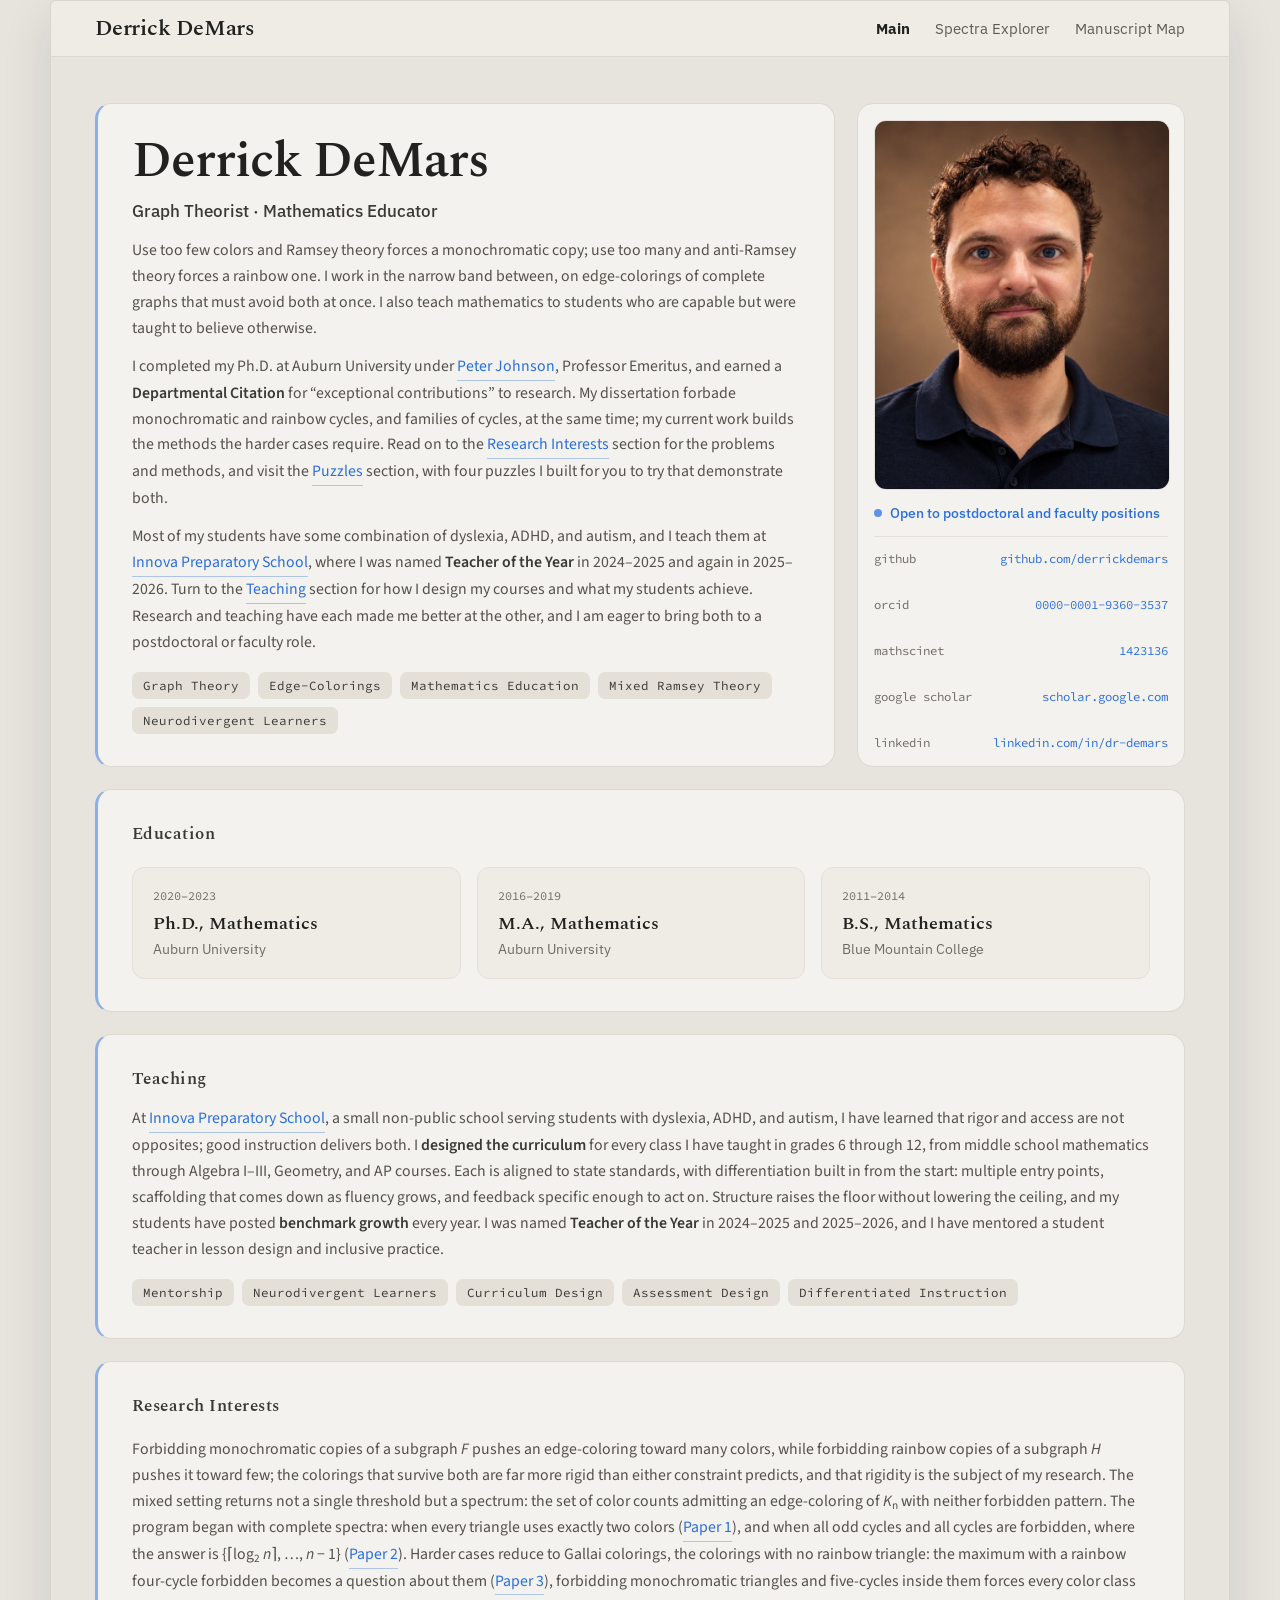
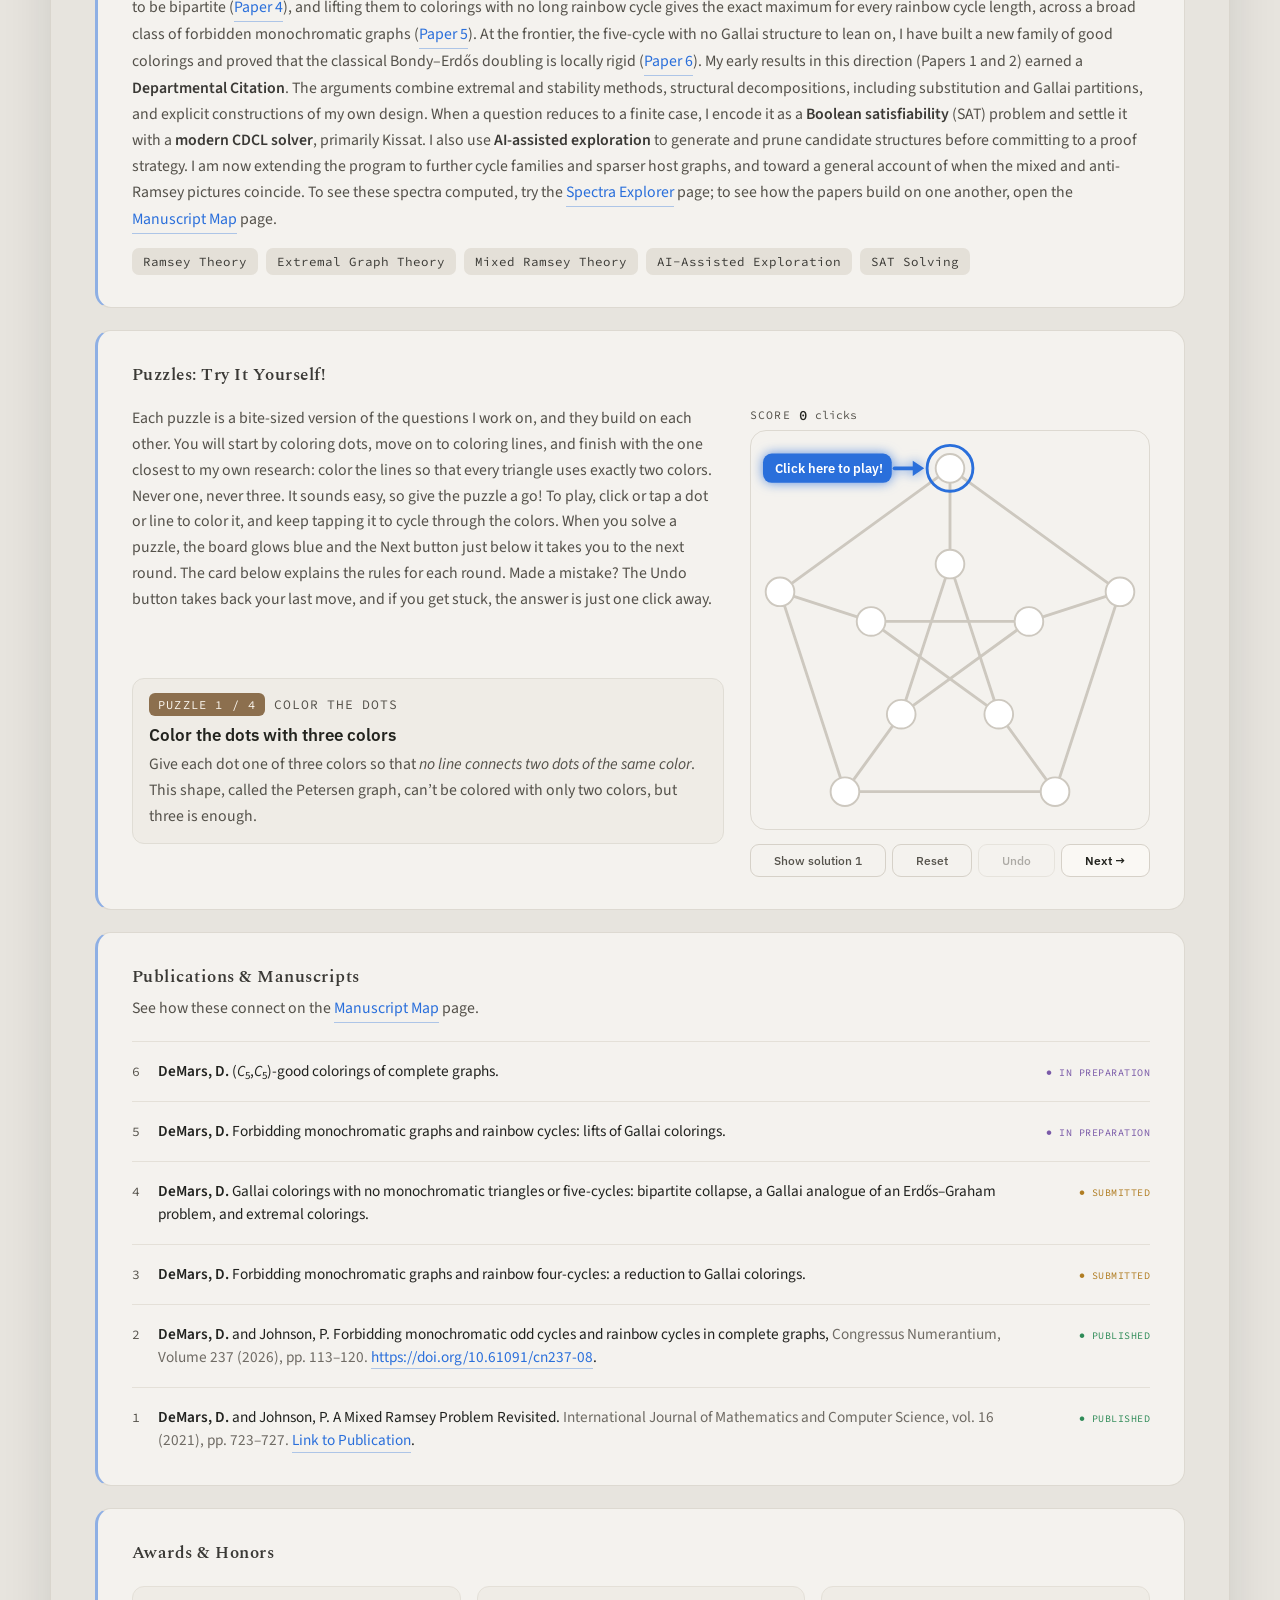
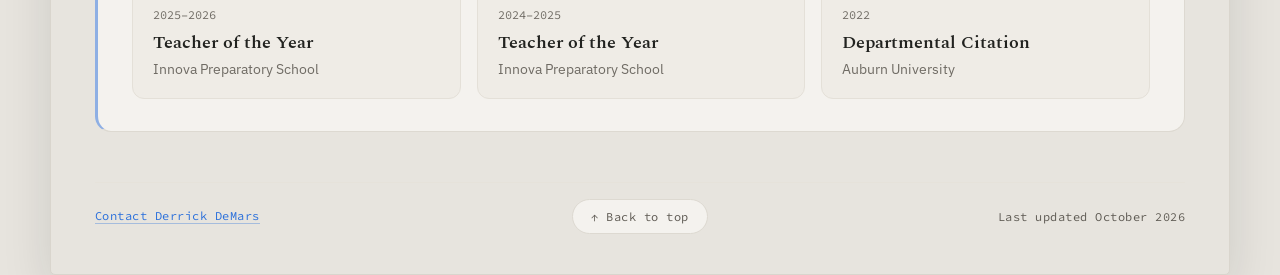
<file: index.html>
<!DOCTYPE html>
<html lang="en">
<head>
<meta charset="utf-8">
<!-- Google Tag Manager -->
<script>(function(w,d,s,l,i){w[l]=w[l]||[];w[l].push({'gtm.start':
new Date().getTime(),event:'gtm.js'});var f=d.getElementsByTagName(s)[0],
j=d.createElement(s),dl=l!='dataLayer'?'&l='+l:'';j.async=true;j.src=
'https://www.googletagmanager.com/gtm.js?id='+i+dl;f.parentNode.insertBefore(j,f);
})(window,document,'script','dataLayer','GTM-W3476JL2');</script>
<!-- End Google Tag Manager -->
<!-- Google tag (gtag.js) -->
<script async src="https://www.googletagmanager.com/gtag/js?id=G-5Z5SW66YG1"></script>
<script>
  window.dataLayer = window.dataLayer || [];
  function gtag(){dataLayer.push(arguments);}
  gtag('js', new Date());

  gtag('config', 'G-5Z5SW66YG1');
</script>
<!-- Microsoft Clarity -->
<script type="text/javascript">
    (function(c,l,a,r,i,t,y){
        c[a]=c[a]||function(){(c[a].q=c[a].q||[]).push(arguments)};
        t=l.createElement(r);t.async=1;t.src="https://www.clarity.ms/tag/"+i;
        y=l.getElementsByTagName(r)[0];y.parentNode.insertBefore(t,y);
    })(window, document, "clarity", "script", "ym49k6kw6h");
</script>
<meta name="viewport" content="width=device-width, initial-scale=1">
<title>Derrick DeMars</title>
<meta name="description" content="Derrick DeMars, Ph.D.: graph theorist working on mixed Ramsey and anti-Ramsey problems, and two-time Teacher of the Year. Research, teaching, and puzzles.">
<link rel="canonical" href="https://derrickdemars.com/">
<meta name="author" content="Derrick DeMars">
<meta name="robots" content="index, follow, max-image-preview:large, max-snippet:-1">
<meta property="og:type" content="profile">
<meta property="og:url" content="https://derrickdemars.com/">
<meta property="og:site_name" content="Derrick DeMars">
<meta property="og:title" content="Derrick DeMars · Graph Theorist &amp; Mathematics Educator">
<meta property="og:description" content="Derrick DeMars, Ph.D.: graph theorist working on mixed Ramsey and anti-Ramsey problems, and two-time Teacher of the Year. Research, teaching, and puzzles.">
<meta property="profile:first_name" content="Derrick">
<meta property="profile:last_name" content="DeMars">
<meta property="og:image" content="https://derrickdemars.com/assets/photoofderrickdemars.jpg">
<meta property="og:image:alt" content="Photo of Derrick DeMars">
<meta name="twitter:card" content="summary">
<meta name="twitter:image" content="https://derrickdemars.com/assets/photoofderrickdemars.jpg">
<meta name="twitter:image:alt" content="Photo of Derrick DeMars">
<meta name="twitter:title" content="Derrick DeMars · Graph Theorist &amp; Mathematics Educator">
<meta name="twitter:description" content="Derrick DeMars, Ph.D.: graph theorist working on mixed Ramsey and anti-Ramsey problems, and two-time Teacher of the Year. Research, teaching, and puzzles.">
<link rel="icon" href="/favicon.ico?v=4" sizes="48x48">
<link rel="icon" type="image/png" sizes="32x32" href="/assets/favicon-32.png?v=4">
<link rel="icon" type="image/svg+xml" href="/assets/favicon.svg?v=4">
<link rel="apple-touch-icon" sizes="180x180" href="/assets/apple-touch-icon.png?v=4">
<script type="application/ld+json">{"@context": "https://schema.org", "@graph": [{"@type": "WebSite", "@id": "https://derrickdemars.com/#website", "url": "https://derrickdemars.com/", "name": "Derrick DeMars", "inLanguage": "en"}, {"@type": "ProfilePage", "@id": "https://derrickdemars.com/#profilepage", "url": "https://derrickdemars.com/", "name": "Derrick DeMars", "inLanguage": "en", "isPartOf": {"@id": "https://derrickdemars.com/#website"}, "mainEntity": {"@id": "https://derrickdemars.com/#person"}}, {"@type": "Person", "@id": "https://derrickdemars.com/#person", "url": "https://derrickdemars.com/", "name": "Derrick DeMars", "givenName": "Derrick", "familyName": "DeMars", "honorificSuffix": "Ph.D.", "jobTitle": "Mathematician and Mathematics Educator", "description": "Graph theorist and mathematics educator. Research on mixed Ramsey and anti-Ramsey problems in edge-colored complete graphs.", "image": "https://derrickdemars.com/assets/photoofderrickdemars.jpg", "email": "mailto:contact@derrickdemars.com", "identifier": "https://orcid.org/0000-0001-9360-3537", "worksFor": {"@type": "School", "name": "Innova Preparatory School", "url": "https://www.innovaprep.org/"}, "alumniOf": [{"@type": "CollegeOrUniversity", "name": "Auburn University", "sameAs": "https://www.auburn.edu/"}, {"@type": "CollegeOrUniversity", "name": "Blue Mountain College"}], "award": ["Teacher of the Year, Innova Preparatory School (2025–2026)", "Teacher of the Year, Innova Preparatory School (2024–2025)", "Departmental Citation, Auburn University (2022)"], "knowsAbout": ["Graph theory", "Ramsey theory", "Anti-Ramsey theory", "Gallai colorings", "Mathematics education"], "sameAs": ["https://orcid.org/0000-0001-9360-3537", "https://mathscinet.ams.org/mathscinet/MRAuthorID/1423136", "https://github.com/derrickdemars", "https://scholar.google.com/citations?user=8eZwxW4AAAAJ", "https://www.linkedin.com/in/dr-demars/"]}, {"@type": "ScholarlyArticle", "@id": "https://derrickdemars.com/#paper-2", "headline": "Forbidding monochromatic odd cycles and rainbow cycles in complete graphs", "author": [{"@id": "https://derrickdemars.com/#person"}, {"@type": "Person", "name": "Peter Johnson"}], "isPartOf": {"@type": "PublicationVolume", "volumeNumber": "237", "isPartOf": {"@type": "Periodical", "name": "Congressus Numerantium"}}, "pageStart": "113", "pageEnd": "120", "url": "https://doi.org/10.61091/cn237-08", "sameAs": "https://doi.org/10.61091/cn237-08", "identifier": {"@type": "PropertyValue", "propertyID": "DOI", "value": "10.61091/cn237-08"}}, {"@type": "ScholarlyArticle", "@id": "https://derrickdemars.com/#paper-1", "headline": "A Mixed Ramsey Problem Revisited", "author": [{"@id": "https://derrickdemars.com/#person"}, {"@type": "Person", "name": "Peter Johnson"}], "isPartOf": {"@type": "PublicationVolume", "volumeNumber": "16", "isPartOf": {"@type": "Periodical", "name": "International Journal of Mathematics and Computer Science"}}, "pageStart": "723", "pageEnd": "727"}]}</script>
<link rel="preconnect" href="https://fonts.googleapis.com">
<link rel="preconnect" href="https://fonts.gstatic.com" crossorigin="">
<link href="https://fonts.googleapis.com/css2?family=Spectral:ital,wght@0,400;0,500;0,600;0,700;1,400;1,500&amp;family=IBM+Plex+Sans:wght@400;500;600&amp;family=Source+Sans+3:ital,wght@0,400;0,600;1,400&amp;family=Source+Code+Pro:wght@400;500&amp;display=swap" rel="stylesheet">
<link rel="stylesheet" href="/assets/site.css?v=4">
<style>
#pz-root button:hover{filter:brightness(.97);}
@keyframes pzPop{0%{transform:scale(1)}35%{transform:scale(1.2)}60%{transform:scale(.97)}100%{transform:scale(1)}}
@keyframes pzGlow{0%,100%{text-shadow:0 0 0 rgba(42,111,219,0)}50%{text-shadow:0 0 12px rgba(42,111,219,.6)}}
@keyframes pzRing{0%{box-shadow:0 0 0 0 rgba(42,111,219,.6)}100%{box-shadow:0 0 0 11px rgba(42,111,219,0)}}
@keyframes pzBoard{0%{box-shadow:0 0 0 0 rgba(42,111,219,.45)}100%{box-shadow:0 0 0 14px rgba(42,111,219,0)}}
#pz-status.pz-solved{display:inline-block; color:#2a6fdb; font-weight:600; transform-origin:right center; animation:pzPop .6s ease-out, pzGlow 1.4s ease-in-out .6s 3;}
#pz-dot.pz-solved{animation:pzRing 1.1s ease-out 3;}
[data-board].pz-solved{border-color:#2a6fdb !important; animation:pzBoard 1.1s ease-out 2;}
@media (prefers-reduced-motion: reduce){#pz-status.pz-solved, #pz-dot.pz-solved, [data-board].pz-solved{animation:none !important;}}
@keyframes pzHintRing{0%{transform:scale(.8); opacity:.95}100%{transform:scale(1.45); opacity:0}}
@keyframes pzHintNudge{0%,100%{transform:translateX(0)}50%{transform:translateX(-7px)}}
@keyframes pzHintIn{from{opacity:0}to{opacity:1}}
#pz-hint{pointer-events:none;}
#pz-hint .pz-hint-arrow{pointer-events:auto; cursor:pointer;} /* tap or click a guide's label or arrow to dismiss it */
#pz-hint .pz-hint-arrow polygon{pointer-events:none;} /* arrowheads stay click-through so taps near the target still reach it */
#pz-hint .pz-hint-ring{transform-box:fill-box; transform-origin:center; animation:pzHintRing 1.3s ease-out infinite;}
#pz-hint .pz-hint-arrow{animation:pzHintNudge 1.1s ease-in-out infinite, pzHintIn .35s ease-out; filter:drop-shadow(0 0 6px rgba(42,111,219,.75));}
@media (prefers-reduced-motion: reduce){#pz-hint .pz-hint-ring, #pz-hint .pz-hint-arrow{animation:none !important;}}
@keyframes pzArrowBob{0%,100%{transform:translateY(0)}50%{transform:translateY(-8px)}}
#pz-next-arrow{position:absolute; left:50%; bottom:calc(100% + 6px); width:28px; height:32px; margin-left:-14px; pointer-events:none; opacity:0; transition:opacity .3s ease; filter:drop-shadow(0 0 6px rgba(42,111,219,.75)); z-index:2;}
#pz-next-arrow.on{opacity:1; animation:pzArrowBob .9s ease-in-out .3s infinite;}
@media (prefers-reduced-motion: reduce){#pz-next-arrow.on{animation:none !important;}}
@keyframes pzHintEdge{0%,100%{stroke-opacity:.12}50%{stroke-opacity:.45}}
@keyframes pzHintNudgeD{0%,100%{transform:translate(0,0)}50%{transform:translate(-5px,-5px)}}
#pz-hint .pz-hint-edge{animation:pzHintEdge 1.2s ease-in-out infinite;}
#pz-hint .pz-hint-arrow.pz-hint-diag{animation:pzHintNudgeD 1.1s ease-in-out infinite, pzHintIn .35s ease-out;}
@media (prefers-reduced-motion: reduce){#pz-hint .pz-hint-edge, #pz-hint .pz-hint-arrow.pz-hint-diag{animation:none !important;}}
#pz-hint .pz-hint-arrow.pz-hint-still{animation:pzHintIn .35s ease-out;}
/* "Solved!" overlay: shown for about 2 seconds after a player's own solve. It dims the board and blocks
   taps on it; tapping the overlay closes it early. The buttons below the board stay usable. */
@keyframes pzThrob{0%,100%{transform:scale(1); box-shadow:0 0 0 2px rgba(42,111,219,.35), 0 0 14px rgba(42,111,219,.35); text-shadow:0 0 4px rgba(42,111,219,.25)}50%{transform:scale(1.09); box-shadow:0 0 0 2px rgba(42,111,219,.5), 0 0 30px rgba(42,111,219,.6); text-shadow:0 0 12px rgba(42,111,219,.55)}}
#pz-win{position:absolute; inset:0; z-index:3; border-radius:15px; background:rgba(33,34,31,.16); display:flex; align-items:center; justify-content:center; cursor:pointer; opacity:0; visibility:hidden; transition:opacity .25s ease, visibility 0s linear .25s;}
#pz-win.on{opacity:1; visibility:visible; transition:opacity .25s ease;}
#pz-win-word{font-family:var(--head-font, 'Spectral', serif); font-weight:600; font-size:clamp(30px,8vw,44px); line-height:1.1; letter-spacing:-.01em; color:#2a6fdb; background:rgba(255,255,255,.92); border-radius:18px; padding:.2em .62em; animation:pzThrob 1s ease-in-out infinite;}
/* Desktop: larger rule-card title (17px), puzzle-count pill and its label; the rules text matches the intro paragraph above it. */
@media screen and (min-width:921px){
  #pz-title{font-size:17px !important;}
  #pz-tag{font-size:12px !important; padding:4px 9px !important; border-radius:6px !important;}
  #pz-kind{font-size:13px !important;}
}
@media screen and (min-width:921px){#pz-goal{font-family:var(--body-font, 'Source Sans 3', sans-serif) !important; font-size:calc(var(--body-scale, 1) * 15.5px) !important; line-height:1.64 !important; color:#54514a !important;}}
#pz-goal strong{font-weight:600; color:#3a3935;} /* bold words in the rule cards match the page's other bold text */
/* Desktop two-column puzzle: the rule card is centered vertically between the end of the intro paragraph and the
   section's bottom border. The left column stretches to the section's height; the -18px bottom margin balances the
   14px gap above the card against the section's 32px bottom padding below it, so the visible gaps come out equal. */
#pz-root.pz-split > div:first-child{align-self:stretch; margin-bottom:-18px;}
#pz-root.pz-split > div:first-child > div:last-child{margin:auto 0;}
/* Puzzle button row (see the comment above #pz-btns in the page). */
#pz-btns{display:flex; gap:6px; width:100%; --bf:12.5px;}
#pz-btns .pz-grp{display:contents;}
#pz-btns button{flex:1 1 auto; font-size:var(--bf); line-height:1.2; padding:.66em .5em; white-space:nowrap; text-align:center;}
#pz-next-wrap{position:relative; display:flex; flex:1 1 auto;}
#pz-next-wrap > button{width:100%;}
#pz-btns.pz-two{flex-direction:column; row-gap:6px;}
#pz-btns.pz-two .pz-grp{display:flex; gap:6px;}
@media (hover:none), (pointer:coarse){#pz-btns button{min-height:44px;}}
@media (min-width:761px) and (max-width:920px){#pz-btns{width:calc(85% + 18px); margin:0 auto;}} /* the board is 85% wide plus its 8px padding and 1px border on each side */
/* Undo: grayed out when there is nothing to undo; a quick blue flash marks the one dot or line it changed. */
#pz-undo:disabled{opacity:.45; cursor:default !important;}
#pz-root button:disabled:hover{filter:none;}
#pz-flash{pointer-events:none;}
@keyframes pzUndoFlash{0%{opacity:0}25%{opacity:.95}100%{opacity:0}}
@keyframes pzUndoFade{from{opacity:.8}to{opacity:0}}
#pz-flash .pz-undo-flash{animation:pzUndoFlash .6s ease-out forwards; filter:drop-shadow(0 0 6px rgba(42,111,219,.8));}
@media (prefers-reduced-motion: reduce){#pz-flash .pz-undo-flash{animation:pzUndoFade .6s linear forwards;}}
/* Solved effects (status text, dot, board border and glow, overlay, challenge card) use the accent blue. */
/* Puzzle 4 extras: a 3-color solve gets a two-line "Solved in 3 colors!" overlay; a solve with more colors is
   followed by a challenge card with a Try Again button (board stays dimmed and locked until the player acts). */
#pz-win-word{display:flex; flex-direction:column; align-items:center; text-align:center;}
#pz-win-word.pz-long{font-size:clamp(21px,5.6vw,30px);}
#pz-win-sub{display:none; font-family:'IBM Plex Sans',sans-serif; font-size:.5em; font-weight:500; letter-spacing:0; color:#3a3935; margin-top:.25em;}
#pz-win-word.pz-long #pz-win-sub{display:block;}
#pz-card{display:none; width:max-content; max-width:80%; box-sizing:border-box; background:rgba(255,255,255,.95); border-radius:16px; padding:18px 20px; text-align:center; cursor:default; box-shadow:0 0 0 2px rgba(42,111,219,.35), 0 10px 28px rgba(20,22,28,.18); animation:pzHintIn .3s ease-out;}
#pz-win.pz-cardmode{cursor:default;}
#pz-win.pz-cardmode #pz-win-word{display:none;}
#pz-win.pz-cardmode #pz-card{display:block;}
.pz-card-h{font-family:var(--head-font, 'Spectral', serif); font-weight:600; font-size:clamp(20px,5.5vw,26px); line-height:1.15; color:#2a6fdb; margin-bottom:6px;}
#pz-card-msg{font-family:'IBM Plex Sans',sans-serif; font-size:clamp(13px,3.6vw,15px); line-height:1.45; color:#3a3935; margin:0 0 14px; max-width:26em;}
#pz-tryagain{font-family:'IBM Plex Sans',sans-serif; font-size:14px; font-weight:600; color:#ffffff; background:#2a6fdb; border:1px solid #2a6fdb; border-radius:9px; padding:10px 22px; cursor:pointer;}
@media (hover:none), (pointer:coarse){#pz-tryagain{min-height:44px;}}
@media (prefers-reduced-motion: reduce){#pz-win-word{animation:none !important; box-shadow:0 0 0 2px rgba(42,111,219,.4), 0 0 18px rgba(42,111,219,.4);}}
@keyframes haloFlash{0%{opacity:1}22%{opacity:0.1}44%{opacity:1}66%{opacity:0.1}100%{opacity:1}}
@media (prefers-reduced-motion: reduce){.otto-sparkle{animation:none !important;} *{scroll-behavior:auto !important;}}
[data-r="card"] p, [data-r="pubrow"] > [data-r="pubtext"]{font-family:var(--body-font, 'IBM Plex Sans', sans-serif);}
[style*="IBM Plex Mono"]{font-family:var(--mono-font, 'IBM Plex Mono', monospace) !important;}
[style*="Spectral"]{font-family:var(--head-font, 'Spectral', serif) !important;}
[data-r="card"] p{font-size:var(--fs-body) !important; line-height:var(--lh-body) !important;} /* body text size from site.css */
[data-r="pubrow"] > [data-r="pubtext"]{font-size:calc(var(--body-scale, 1) * 15px) !important;}
[id^="d4-"]{scroll-margin-top:84px;}
@media (max-width:920px){
  [data-r="sidecard"]{border-left:3px solid rgba(42,111,219,.5) !important;}
  [data-r="pubrow"] > [data-r="pubtext"]{font-size:calc(var(--body-scale, 1) * 14px) !important; line-height:1.5 !important;}
}
@media (min-width:761px) and (max-width:920px){
  [data-r="card"] p{max-width:none !important;}
  [data-r="pubrow"] > [data-r="pubtext"]{font-size:calc(var(--body-scale, 1) * 15px) !important; line-height:1.6 !important;}
  [data-board]{width:85%; max-width:85%; margin:0 auto;}
  [data-r="cardgrid"]{grid-template-columns:repeat(auto-fit,minmax(185px,1fr)) !important; gap:12px !important;}
  [data-r="cardgrid"] > div{padding:16px !important;}
  [data-r="cardgrid"] > div > div:nth-child(1){font-size:11px !important;}
  [data-r="cardgrid"] > div > div:nth-child(2){font-size:16.5px !important;}
  [data-r="cardgrid"] > div > div:nth-child(3){font-size:12.5px !important;}
  [data-r="hero"]{grid-template-columns:1fr !important;}
  [data-r="sidecard"]{display:grid !important; grid-template-columns:33% 1fr; gap:14px 22px; align-items:start;}
  [data-r="sidecard"]{align-items:stretch !important;}
  [data-r="sideinfo"]{grid-column:2; grid-row:1; gap:0 !important; min-height:100%;}
  [data-r="photo"]{grid-column:1; grid-row:1;}
  [data-r="sideinfo"] > div:nth-child(1){order:0; margin-bottom:12px;}
  [data-r="sideinfo"] > div:nth-child(2){display:none;}
  [data-r="contact"]{order:2; margin:auto 0;}
}
@media (max-width:760px){
  [data-r="hero"]{gap:16px !important;}
  [data-r="sidecard"]{border-radius:12px !important; padding:12px !important;}
  [data-r="photo"], [data-r="cardgrid"] > div{border-radius:10px !important;}
  [data-r="cardgrid"] > div{padding:16px !important;}
  [data-r="cardgrid"]{gap:12px !important;}
  [data-r="hero"]{grid-template-columns:1fr !important;}
  [data-r="photo"]{aspect-ratio:1/1 !important; object-position:50% 12% !important;}
  [data-r="pubrow"]{grid-template-columns:16px 1fr !important;}
  [data-r="pubrow"] > span:last-child{grid-column:2; justify-self:start !important; margin-top:6px;}
}
/* Desktop: the bio box is a column so any extra height collects above the tags, which stay pinned to the bottom. */
@media screen and (min-width:921px){
  [data-r="hero"] [data-r="card"]{display:flex; flex-direction:column;}
  [data-r="hero"] [data-r="card"] > div:last-child{margin-top:auto;}
}
@media print{
  @page{size:letter; margin:0.6in;}
  html,body{background:#ffffff !important;}
  [data-screen-label]{box-shadow:none !important; border:0 !important; border-radius:0 !important; background:#ffffff !important;}
  #d4-puzzle, [data-r="sidecard"]{display:none !important;}
  [data-print-only]{display:block !important;}
  [data-print-photo]{display:block !important; float:right; width:1.45in; height:1.8in; margin:0 0 10pt 14pt; border:1px solid #ccc; border-radius:4pt; background-image:url('assets/photoofderrickdemars.jpg'); background-size:cover; background-position:50% 18%;}
  [data-r="page"]{padding:0 !important; gap:14pt !important;}
  [data-r="hero"]{display:block !important;}
  [data-r="card"]{background:none !important; border:0 !important; border-left:2px solid #2a6fdb !important; border-radius:0 !important; padding:0 0 0 10pt !important; margin:0 0 14pt !important; break-inside:auto;}
  [data-r="card"] > div:first-child, [data-r="card"] > h2:first-child{border-bottom:0.6pt solid #bbb; padding-bottom:3pt; margin-bottom:8pt !important;}
  [data-r="card"] p, [data-r="pubrow"] > [data-r="pubtext"]{font-size:calc(var(--body-scale, 1) * 11pt) !important; line-height:1.45 !important; max-width:none !important; color:#141414 !important;}
  h1{font-size:24pt !important; margin-bottom:4pt !important;}
  [data-r="cardgrid"]{grid-template-columns:repeat(3,1fr) !important; gap:10pt !important;}
  [data-r="cardgrid"] > div{background:none !important; border:0.6pt solid #ddd !important; padding:8pt !important; break-inside:avoid;}
  [data-r="pubrow"]{break-inside:avoid; padding-top:8pt !important; margin-top:8pt !important;}
  .foot{font-size:8.5pt !important;}
  .otto-sparkle{animation:none !important; -webkit-text-fill-color:#2a6fdb !important; color:#2a6fdb !important;}
}
@keyframes ottoSparkle{0%{background-position:100% 0;}7.7%{background-position:0% 0;}100%{background-position:0% 0;}}
.otto-sparkle{background-image:linear-gradient(105deg,#2a6fdb 0%,#2a6fdb 46%,#e8f1ff 50%,#2a6fdb 54%,#2a6fdb 100%);background-size:300% 100%;background-position:0% 0;-webkit-background-clip:text;background-clip:text;-webkit-text-fill-color:transparent;color:#2a6fdb;animation:ottoSparkle 23s ease-in-out 1s infinite;}
</style>
</head>
<body>
<!-- Google Tag Manager (noscript) -->
<noscript><iframe src="https://www.googletagmanager.com/ns.html?id=GTM-W3476JL2"
height="0" width="0" style="display:none;visibility:hidden"></iframe></noscript>
<!-- End Google Tag Manager (noscript) -->
<div class="frame">
<div class="screen" id="top" data-screen-label="Home">

    <header class="bar">
      <a class="name" href="#top" data-plain="1">Derrick DeMars</a>
      <nav aria-label="Site"><span aria-current="page">Main</span><a href="/spectra-explorer/">Spectra Explorer</a><a href="/manuscript-map/">Manuscript Map</a></nav>
    </header>

  <div class="page" data-r="page">

      <div data-r="hero" style="display:grid; grid-template-columns:minmax(280px,1fr) clamp(262px,31.5%,328px); gap:22px; align-items:start;">

        <div style="display:flex; flex-direction:column; gap:22px;">

          <div class="card" data-r="card">
            <div data-print-photo="1" style="display:none;"></div>
            <h1 class="title">Derrick DeMars</h1>
            <div style="font-size:clamp(12.5px,3.5vw,17px); white-space:nowrap; color:#3a3935; font-weight:500; margin-bottom:16px;">Graph Theorist · Mathematics Educator</div>
            <div data-print-only="1" style="display:none; font-family:'IBM Plex Mono',monospace; font-size:9.5pt; color:#333; margin-bottom:4px;">contact@derrickdemars.com · ORCID 0000-0001-9360-3537 · linkedin.com/in/dr-demars</div>
            <div data-print-only="1" style="display:none; font-family:'IBM Plex Mono',monospace; font-size:9.5pt; color:#2a6fdb; margin-bottom:14px;">Open to postdoctoral and faculty positions</div>
            <p style="font-size:15.5px; line-height:1.6; color:#54514a; margin:0 0 12px; max-width:46em;">Use too few colors and Ramsey theory forces a monochromatic copy; use too many and anti-Ramsey theory forces a rainbow one. I work in the narrow band between, on edge-colorings of complete graphs that must avoid both at once. I also teach mathematics to students who are capable but were taught to believe otherwise.</p>
            <p style="font-size:15.5px; line-height:1.6; color:#54514a; margin:0 0 12px; max-width:46em;">I completed my Ph.D. at Auburn University under <a href="https://cosam.auburn.edu/directory/profile.php?id=johnspd" target="_blank" rel="noopener" style="color:#2a6fdb; text-decoration:none; border-bottom:1px solid rgba(42,111,219,.35);">Peter Johnson</a>, Professor Emeritus, and earned a <strong style="font-weight:600; color:#3a3935;">Departmental Citation</strong> for “exceptional contributions” to research. My dissertation forbade monochromatic and rainbow cycles, and families of cycles, at the same time; my current work builds the methods the harder cases require. Read on to the <a href="#d4-overview" style="color:#2a6fdb; text-decoration:none; border-bottom:1px solid rgba(42,111,219,.35);">Research Interests</a> section for the problems and methods, and visit the <a href="#d4-puzzle" style="color:#2a6fdb; text-decoration:none; border-bottom:1px solid rgba(42,111,219,.35);">Puzzles</a> section, with four puzzles I built for you to try that demonstrate both.</p>
            <p style="font-size:15.5px; line-height:1.6; color:#54514a; margin:0 0 16px; max-width:46em;">Most of my students have some combination of dyslexia, ADHD, and autism, and I teach them at <a href="https://www.innovaprep.org/" target="_blank" rel="noopener" style="color:#2a6fdb; text-decoration:none; border-bottom:1px solid rgba(42,111,219,.35);">Innova Preparatory School</a>, where I was named <strong style="font-weight:600; color:#3a3935;">Teacher of the Year</strong> in 2024–2025 and again in 2025–2026. Turn to the <a href="#d4-teaching" style="color:#2a6fdb; text-decoration:none; border-bottom:1px solid rgba(42,111,219,.35);">Teaching</a> section for how I design my courses and what my students achieve. Research and teaching have each made me better at the other, and I am eager to bring both to a postdoctoral or faculty role.</p>
            <div style="display:flex; flex-wrap:wrap; gap:8px;">
              <span data-tag="1">Mathematics Education</span>
              <span data-tag="1">Graph Theory</span>
              <span data-tag="1">Neurodivergent Learners</span>
              <span data-tag="1">Mixed Ramsey Theory</span>
              <span data-tag="1">Edge-Colorings</span>
            </div>
          </div>

        </div>

        <div data-r="sidecard" style="background:#f4f2ee; border:1px solid #ddd9d1; border-radius:16px; padding:16px; display:flex; flex-direction:column; gap:14px;">
          <img data-r="photo" src="assets/photoofderrickdemars.jpg" alt="Derrick DeMars" style="display:block; width:100%; aspect-ratio:4/5; border-radius:12px; border:1px solid #e4e0d8; object-fit:cover; object-position:50% 18%;">
          <div data-r="sideinfo" style="display:flex; flex-direction:column; gap:14px; min-width:0;">
          <div style="display: inline-flex; align-items: center; gap: 8px; font-size: 13.83px; color: #2a6fdb; font-weight: 500"><span style="width:8px; height:8px; border-radius:50%; background:#5b93e6;"></span><span class="otto-sparkle">Open to postdoctoral and faculty positions</span></div>
          <div style="height:1px; background:#e4e0d8;"></div>
          <div data-r="contact" style="display:flex; flex-direction:column; gap:10px; font-family:'IBM Plex Mono',monospace; font-size:12.33px; min-width:0;">
            <div style="display:flex; justify-content:space-between; gap:12px;"><span style="color:#6f6b64; flex-shrink:0;">github</span><a href="https://github.com/derrickdemars" target="_blank" rel="noopener" style="color:#2a6fdb; text-decoration:none; text-align:right;">github.com/derrickdemars</a></div>
            <div style="display:flex; justify-content:space-between; gap:12px;"><span style="color:#6f6b64; flex-shrink:0;">orcid</span><a href="https://orcid.org/0000-0001-9360-3537" target="_blank" rel="noopener" style="color:#2a6fdb; text-decoration:none; text-align:right;">0000-0001-9360-3537</a></div>
            <div style="display:flex; justify-content:space-between; gap:12px;"><span style="color:#6f6b64; flex-shrink:0;">mathscinet</span><a href="https://mathscinet.ams.org/mathscinet/MRAuthorID/1423136" target="_blank" rel="noopener" style="color:#2a6fdb; text-decoration:none; text-align:right;">1423136</a></div>
            <div style="display:flex; justify-content:space-between; gap:12px;"><span style="color:#6f6b64; flex-shrink:0;">google scholar</span><a href="https://scholar.google.com/citations?hl=en&amp;user=8eZwxW4AAAAJ" target="_blank" rel="noopener" style="color:#2a6fdb; text-decoration:none; text-align:right;">scholar.google.com</a></div>
            <!-- Hidden until ready: remove "display:none" / hidden to show this row again -->
            <div hidden style="display:none; justify-content:space-between; gap:12px;"><span style="color:#6f6b64; flex-shrink:0;">arXiv</span><a aria-disabled="true" style="color:#2a6fdb; text-decoration:none; text-align:right; cursor:default;">Author Profile</a></div>
            <!-- Hidden until ready: remove "display:none" / hidden to show this row again -->
            <div hidden style="display:none; justify-content:space-between; gap:12px;"><span style="color:#6f6b64; flex-shrink:0;">math genealogy</span><a href="https://mathgenealogy.org/id.php?id=5327" target="_blank" rel="noopener" style="color:#2a6fdb; text-decoration:none; text-align:right;">Peter Johnson, Jr.</a></div>
            <div style="display:flex; justify-content:space-between; gap:12px;"><span style="color:#6f6b64; flex-shrink:0;">linkedin</span><a href="https://www.linkedin.com/in/dr-demars/" target="_blank" rel="noopener" style="color:#2a6fdb; text-decoration:none; text-align:right;">linkedin.com/in/dr-demars</a></div>
          </div>
          </div>
        </div>

      </div>

      <div class="card" data-r="card">
        <h2 id="d4-education" class="sec-h" style="margin:0 0 20px;">Education</h2>
        <div data-r="cardgrid" style="display:grid; grid-template-columns:repeat(auto-fit,minmax(200px,1fr)); gap:16px;">
          <div style="background:#efece6; border:1px solid #e4e0d8; border-radius:12px; padding:20px;">
            <div style="font-family:'IBM Plex Mono',monospace; font-size:12px; color:#6f6b64; margin-bottom:10px;">2020–2023</div>
            <div style="font-family:'Spectral',serif; font-size:18px; font-weight:600; line-height:1.2;">Ph.D., Mathematics</div>
            <div style="font-size:13.5px; color:#6f6b64; margin-top:6px;">Auburn University</div>
          </div>
          <div style="background:#efece6; border:1px solid #e4e0d8; border-radius:12px; padding:20px;">
            <div style="font-family:'IBM Plex Mono',monospace; font-size:12px; color:#6f6b64; margin-bottom:10px;">2016–2019</div>
            <div style="font-family:'Spectral',serif; font-size:18px; font-weight:600; line-height:1.2;">M.A., Mathematics</div>
            <div style="font-size:13.5px; color:#6f6b64; margin-top:6px;">Auburn University</div>
          </div>
          <div style="background:#efece6; border:1px solid #e4e0d8; border-radius:12px; padding:20px;">
            <div style="font-family:'IBM Plex Mono',monospace; font-size:12px; color:#6f6b64; margin-bottom:10px;">2011–2014</div>
            <div style="font-family:'Spectral',serif; font-size:18px; font-weight:600; line-height:1.2;">B.S., Mathematics</div>
            <div style="font-size:13.5px; color:#6f6b64; margin-top:6px;">Blue Mountain College</div>
          </div>
        </div>
      </div>

      <div class="card" data-r="card">
        <h2 id="d4-teaching" class="sec-h">Teaching</h2>
        <p style="font-size:15.5px; line-height:1.62; color:#54514a; margin:0 0 16px;">At <a href="https://www.innovaprep.org/" target="_blank" rel="noopener" style="color:#2a6fdb; text-decoration:none; border-bottom:1px solid rgba(42,111,219,.35);">Innova Preparatory School</a>, a small non-public school serving students with dyslexia, ADHD, and autism, I have learned that rigor and access are not opposites; good instruction delivers both. I <strong style="font-weight:600; color:#3a3935;">designed the curriculum</strong> for every class I have taught in grades 6 through 12, from middle school mathematics through Algebra I–III, Geometry, and AP courses. Each is aligned to state standards, with differentiation built in from the start: multiple entry points, scaffolding that comes down as fluency grows, and feedback specific enough to act on. Structure raises the floor without lowering the ceiling, and my students have posted <strong style="font-weight:600; color:#3a3935;">benchmark growth</strong> every year. I was named <strong style="font-weight:600; color:#3a3935;">Teacher of the Year</strong> in 2024–2025 and 2025–2026, and I have mentored a student teacher in lesson design and inclusive practice.</p>
        <div style="display:flex; flex-wrap:wrap; gap:8px;">
          <span data-tag="1">Mentorship</span>
          <span data-tag="1">Neurodivergent Learners</span>
          <span data-tag="1">Differentiated Instruction</span>
          <span data-tag="1">Curriculum Design</span>
          <span data-tag="1">Assessment Design</span>
        </div>
      </div>

      <div id="d4-overview" class="card" data-r="card">
        <h2 class="sec-h" style="margin:0 0 18px;">Research Interests</h2>
        <p style="font-size:15.5px; line-height:1.64; color:#54514a; margin:0 0 14px;">Forbidding monochromatic copies of a subgraph <i style="margin-right:.06em;">F</i> pushes an edge-coloring toward many colors, while forbidding rainbow copies of a subgraph <i style="margin-right:.06em;">H</i> pushes it toward few; the colorings that survive both are far more rigid than either constraint predicts, and that rigidity is the subject of my research. The mixed setting returns not a single threshold but a spectrum: the set of color counts admitting an edge-coloring of <i>K</i><sub>n</sub> with neither forbidden pattern. The program began with complete spectra: when every triangle uses exactly two colors (<a href="/manuscript-map/#paper-1" style="color:#2a6fdb; text-decoration:none; border-bottom:1px solid rgba(42,111,219,.35);">Paper 1</a>), and when all odd cycles and all cycles are forbidden, where the answer is {⌈log<sub>2</sub> <i>n</i>⌉, …, <i>n</i> − 1} (<a href="/manuscript-map/#paper-2" style="color:#2a6fdb; text-decoration:none; border-bottom:1px solid rgba(42,111,219,.35);">Paper 2</a>). Harder cases reduce to Gallai colorings, the colorings with no rainbow triangle: the maximum with a rainbow four-cycle forbidden becomes a question about them (<a href="/manuscript-map/#paper-3" style="color:#2a6fdb; text-decoration:none; border-bottom:1px solid rgba(42,111,219,.35);">Paper 3</a>), forbidding monochromatic triangles and five-cycles inside them forces every color class to be bipartite (<a href="/manuscript-map/#paper-4" style="color:#2a6fdb; text-decoration:none; border-bottom:1px solid rgba(42,111,219,.35);">Paper 4</a>), and lifting them to colorings with no long rainbow cycle gives the exact maximum for every rainbow cycle length, across a broad class of forbidden monochromatic graphs (<a href="/manuscript-map/#paper-5" style="color:#2a6fdb; text-decoration:none; border-bottom:1px solid rgba(42,111,219,.35);">Paper 5</a>). At the frontier, the five-cycle with no Gallai structure to lean on, I have built a new family of good colorings and proved that the classical Bondy–Erdős doubling is locally rigid (<a href="/manuscript-map/#paper-6" style="color:#2a6fdb; text-decoration:none; border-bottom:1px solid rgba(42,111,219,.35);">Paper 6</a>). My early results in this direction (Papers 1 and 2) earned a <strong style="font-weight:600; color:#3a3935;">Departmental Citation</strong>. The arguments combine extremal and stability methods, structural decompositions, including substitution and Gallai partitions, and explicit constructions of my own design. When a question reduces to a finite case, I encode it as a <strong style="font-weight:600; color:#3a3935;">Boolean satisfiability</strong> (SAT) problem and settle it with a <strong style="font-weight:600; color:#3a3935;">modern CDCL solver</strong>, primarily Kissat. I also use <strong style="font-weight:600; color:#3a3935;">AI-assisted exploration</strong> to generate and prune candidate structures before committing to a proof strategy. I am now extending the program to further cycle families and sparser host graphs, and toward a general account of when the mixed and anti-Ramsey pictures coincide. To see these spectra computed, try the <a href="/spectra-explorer/" style="color:#2a6fdb; text-decoration:none; border-bottom:1px solid rgba(42,111,219,.35);">Spectra Explorer</a> page; to see how the papers build on one another, open the <a href="/manuscript-map/" style="color:#2a6fdb; text-decoration:none; border-bottom:1px solid rgba(42,111,219,.35);">Manuscript Map</a> page.</p>
        <div style="display:flex; flex-wrap:wrap; gap:8px;">
          <span data-tag="1">Ramsey Theory</span>
          <span data-tag="1">Mixed Ramsey Theory</span>
          <span data-tag="1">Extremal Graph Theory</span>
          <span data-tag="1">SAT Solving</span>
          <span data-tag="1">AI-Assisted Exploration</span>
        </div>
      </div>

      <div id="d4-puzzle" class="card" data-r="card">
        <h2 class="sec-h" style="margin:0 0 18px;">Puzzles: Try It Yourself!</h2>
        <div id="pz-root" style="width:100%; display:grid; grid-template-columns:minmax(0,1fr); gap:18px; align-items:start; font-family:'IBM Plex Sans',sans-serif;">
  <div style="display:flex; flex-direction:column; gap:14px; min-width:0;">
          <div>
          <p style="font-size:15.5px; line-height:1.64; color:#54514a; margin:0;">Each puzzle is a bite-sized version of the questions I work on, and they build on each other. You will start by coloring dots, move on to coloring lines, and finish with the one closest to my own research: color the lines so that every triangle uses exactly two colors. Never one, never three. It sounds easy, so give the puzzle a go! To play, click or tap a dot or line to color it, and keep tapping it to cycle through the colors. When you solve a puzzle, the board glows blue and the Next button just below it takes you to the next round. The card below explains the rules for each round. Made a mistake? The Undo button takes back your last move, and if you get stuck, the answer is just one click away.</p>
          </div>
    <div style="border:1px solid #e0ddd5; background:#efece6; border-radius:12px; padding:14px 16px;">
      <div style="display:flex; align-items:center; gap:9px; margin-bottom:8px; flex-wrap:wrap;">
        <span id="pz-tag" style="font-family:'IBM Plex Mono',monospace; font-size:10px; letter-spacing:.1em; text-transform:uppercase; color:#fbf6ee; background:#8c6f4e; border-radius:5px; padding:3px 7px;"></span>
        <span id="pz-kind" style="font-family:'IBM Plex Mono',monospace; font-size:11px; letter-spacing:.06em; text-transform:uppercase; color:#55524b;"></span>
      </div>
      <div id="pz-title" style="font-family:'IBM Plex Sans',sans-serif; font-weight:600; font-size:15px; color:#23241f; margin-bottom:6px;"></div>
      <div id="pz-goal" style="font-size:12.5px; line-height:1.55; color:#55524b;"></div>
    </div>
  </div>
  <div style="display:flex; flex-direction:column; gap:14px; min-width:0;">
    <div style="display:flex; align-items:center; justify-content:space-between; gap:12px; margin-bottom:-8px; font-family:'IBM Plex Mono',monospace; font-size:11.5px; color:#55524b;"><span style="display:inline-flex; align-items:center; gap:8px;"><span style="text-transform:uppercase; letter-spacing:.1em;">Score</span><span id="pz-clicks" style="color:#23241f; font-weight:600; font-size:14px;">0</span><span>clicks</span></span><span style="display:inline-flex; align-items:center; gap:7px;" aria-live="polite"><span id="pz-dot" style="width:9px; height:9px; border-radius:50%; background:#55524b; flex-shrink:0;"></span><span id="pz-status"></span></span></div>
    <div data-board="1" style="position:relative; border-radius:16px; background:transparent; border:1px solid #ddd9d1; padding:8px;">
      <svg id="pz-svg" viewBox="0 0 400 400" style="width:100%; height:auto; display:block; overflow:visible;" role="img" aria-label="Interactive graph coloring puzzle">
        <g id="pz-halo-e"></g><g id="pz-edges"></g><g id="pz-hits"></g><g id="pz-halo-n"></g><g id="pz-nodes"></g><g id="pz-nodehits"></g><g id="pz-flash"></g><g id="pz-hint"></g>
      </svg>
      <div id="pz-win"><div id="pz-win-word" aria-hidden="true"><span id="pz-win-main">Solved!</span><span id="pz-win-sub">The fewest possible.</span></div><div id="pz-card" role="dialog" aria-labelledby="pz-card-h" aria-describedby="pz-card-msg"><div class="pz-card-h" id="pz-card-h">Nice work!</div><div id="pz-card-msg"></div><button type="button" id="pz-tryagain">Try Again</button></div></div>
    </div>
    <div style="display:flex; flex-direction:column; gap:10px;">
      <!-- Puzzle buttons: the row spans exactly the board's width (left and right edges line up with it). Each button
           starts at its label's width and the leftover space is shared evenly. Text size follows the board width
           (see fitButtons). If one line can't hold them, the row splits into two full-width rows 6px apart; the
           bobbing arrow above "Next" may then briefly overlap the top row (it never blocks taps). -->
      <div id="pz-btns">
        <div class="pz-grp"><button type="button" id="pz-solve" style="font-family:'IBM Plex Sans',sans-serif; font-weight:500; color:#55524b; background:transparent; border:1px solid #d6d1c8; border-radius:9px; cursor:pointer;">Show solution 1</button>
        <button type="button" id="pz-reset" style="font-family:'IBM Plex Sans',sans-serif; font-weight:500; color:#55524b; background:transparent; border:1px solid #d6d1c8; border-radius:9px; cursor:pointer;">Reset</button>
        <button type="button" id="pz-undo" disabled style="font-family:'IBM Plex Sans',sans-serif; font-weight:500; color:#55524b; background:transparent; border:1px solid #d6d1c8; border-radius:9px; cursor:pointer;">Undo</button></div>
        <div class="pz-grp"><button type="button" id="pz-prev" style="font-family:'IBM Plex Sans',sans-serif; font-weight:500; color:#23241f; background:#faf8f4; border:1px solid #d6d1c8; border-radius:9px; cursor:pointer;">&larr; Back</button>
        <span id="pz-next-wrap"><button type="button" id="pz-next" style="font-family:'IBM Plex Sans',sans-serif; font-weight:600; color:#23241f; background:#faf8f4; border:1px solid #d6d1c8; border-radius:9px; cursor:pointer;">Next &rarr;</button><span id="pz-next-arrow" aria-hidden="true"><svg viewBox="0 0 28 32" width="28" height="32"><path d="M10 2 h8 v15 h7 L14 30 L3 17 h7 z" fill="#2a6fdb"/></svg></span></span></div>
      </div>
    </div>
  </div>
</div>
      </div>

      <div id="d4-publications" class="card" data-r="card">
        <div style="display:flex; align-items:baseline; justify-content:space-between; margin-bottom:6px;">
          <h2 class="sec-h" style="margin:0;">Publications &amp; Manuscripts</h2>
        </div>
        <p style="font-size:15.5px; line-height:1.64; color:#54514a; margin:6px 0 0;">See how these connect on the <a href="/manuscript-map/" style="color:#2a6fdb; text-decoration:none; border-bottom:1px solid rgba(42,111,219,.35);">Manuscript Map</a> page.</p>
        <div data-r="pubrow" style="display:grid; grid-template-columns:16px 1fr 104px; gap:10px; padding:18px 0 0; margin-top:18px; border-top:1px solid #e4e0d8; align-items:baseline;">
          <div style="font-family:'IBM Plex Mono',monospace; font-size:13px; color:#54514a;">6</div>
          <div data-r="pubtext" style="font-size:15px; line-height:1.5;"><span style="font-weight:600;">DeMars, D.</span> (<i>C</i><sub>5</sub>,<i>C</i><sub>5</sub>)-good colorings of complete graphs.</div>
          <span style="font-family:'IBM Plex Mono',monospace; font-size:10px; letter-spacing:.05em; text-transform:uppercase; color:#7a5aa8; justify-self:end;">● In Preparation</span>
        </div>
        <div data-r="pubrow" style="display:grid; grid-template-columns:16px 1fr 104px; gap:10px; padding:18px 0 0; margin-top:18px; border-top:1px solid #e4e0d8; align-items:baseline;">
          <div style="font-family:'IBM Plex Mono',monospace; font-size:13px; color:#54514a;">5</div>
          <div data-r="pubtext" style="font-size:15px; line-height:1.5;"><span style="font-weight:600;">DeMars, D.</span> Forbidding monochromatic graphs and rainbow cycles: lifts of Gallai colorings.</div>
          <span style="font-family:'IBM Plex Mono',monospace; font-size:10px; letter-spacing:.05em; text-transform:uppercase; color:#7a5aa8; justify-self:end;">● In Preparation</span>
        </div>
        <div data-r="pubrow" style="display:grid; grid-template-columns:16px 1fr 104px; gap:10px; padding:18px 0 0; margin-top:18px; border-top:1px solid #e4e0d8; align-items:baseline;">
          <div style="font-family:'IBM Plex Mono',monospace; font-size:13px; color:#54514a;">4</div>
          <div data-r="pubtext" style="font-size:15px; line-height:1.5;"><span style="font-weight:600;">DeMars, D.</span> Gallai colorings with no monochromatic triangles or five-cycles: bipartite collapse, a Gallai analogue of an Erdős–Graham problem, and extremal colorings.</div>
          <span style="font-family:'IBM Plex Mono',monospace; font-size:10px; letter-spacing:.05em; text-transform:uppercase; color:#b07d22; justify-self:end;">● Submitted</span>
        </div>
        <div data-r="pubrow" style="display:grid; grid-template-columns:16px 1fr 104px; gap:10px; padding:18px 0 0; margin-top:18px; border-top:1px solid #e4e0d8; align-items:baseline;">
          <div style="font-family:'IBM Plex Mono',monospace; font-size:13px; color:#54514a;">3</div>
          <div data-r="pubtext" style="font-size:15px; line-height:1.5;"><span style="font-weight:600;">DeMars, D.</span> Forbidding monochromatic graphs and rainbow four-cycles: a reduction to Gallai colorings.</div>
          <span style="font-family:'IBM Plex Mono',monospace; font-size:10px; letter-spacing:.05em; text-transform:uppercase; color:#b07d22; justify-self:end;">● Submitted</span>
        </div>
        <div data-r="pubrow" style="display:grid; grid-template-columns:16px 1fr 104px; gap:10px; padding:18px 0 0; margin-top:18px; border-top:1px solid #e4e0d8; align-items:baseline;">
          <div style="font-family:'IBM Plex Mono',monospace; font-size:13px; color:#54514a;">2</div>
          <div data-r="pubtext" style="font-size:15px; line-height:1.5;"><span style="font-weight:600;">DeMars, D.</span> and Johnson, P. Forbidding monochromatic odd cycles and rainbow cycles in complete graphs, <span style="color:#6f6b64;">Congressus Numerantium, Volume 237 (2026), pp. 113–120.</span> <a href="https://doi.org/10.61091/cn237-08" target="_blank" rel="noopener" style="color:#2a6fdb; text-decoration:none; border-bottom:1px solid rgba(42,111,219,.35);">https://doi.org/10.61091/cn237-08</a>.</div>
          <span style="font-family:'IBM Plex Mono',monospace; font-size:10px; letter-spacing:.05em; text-transform:uppercase; color:#2e8b57; justify-self:end;">● Published</span>
        </div>
        <div data-r="pubrow" style="display:grid; grid-template-columns:16px 1fr 104px; gap:10px; padding:18px 0 0; margin-top:18px; border-top:1px solid #e4e0d8; align-items:baseline;">
          <div style="font-family:'IBM Plex Mono',monospace; font-size:13px; color:#54514a;">1</div>
          <div data-r="pubtext" style="font-size:15px; line-height:1.5;"><span style="font-weight:600;">DeMars, D.</span> and Johnson, P. A Mixed Ramsey Problem Revisited. <span style="color:#6f6b64;">International Journal of Mathematics and Computer Science, vol. 16 (2021), pp. 723–727. </span> <a href="https://future-in-tech.net/16.2/R-Johnson-DeMars.pdf" target="_blank" rel="noopener" style="color:#2a6fdb; text-decoration:none; border-bottom:1px solid rgba(42,111,219,.35);">Link to Publication</a>.</div>
          <span style="font-family:'IBM Plex Mono',monospace; font-size:10px; letter-spacing:.05em; text-transform:uppercase; color:#2e8b57; justify-self:end;">● Published</span>
        </div>
      </div>

      <div class="card" data-r="card">
        <h2 id="d4-awards" class="sec-h" style="margin:0 0 20px;">Awards &amp; Honors</h2>
        <div data-r="cardgrid" style="display:grid; grid-template-columns:repeat(auto-fit,minmax(200px,1fr)); gap:16px;">
          <div style="background:#efece6; border:1px solid #e4e0d8; border-radius:12px; padding:20px;">
            <div style="font-family:'IBM Plex Mono',monospace; font-size:12px; color:#6f6b64; margin-bottom:10px;">2025–2026</div>
            <div style="font-family:'Spectral',serif; font-size:18px; font-weight:600; line-height:1.2;">Teacher of the Year</div>
            <div style="font-size:13.5px; color:#6f6b64; margin-top:6px;">Innova Preparatory School</div>
          </div>
          <div style="background:#efece6; border:1px solid #e4e0d8; border-radius:12px; padding:20px;">
            <div style="font-family:'IBM Plex Mono',monospace; font-size:12px; color:#6f6b64; margin-bottom:10px;">2024–2025</div>
            <div style="font-family:'Spectral',serif; font-size:18px; font-weight:600; line-height:1.2;">Teacher of the Year</div>
            <div style="font-size:13.5px; color:#6f6b64; margin-top:6px;">Innova Preparatory School</div>
          </div>
          <div style="background:#efece6; border:1px solid #e4e0d8; border-radius:12px; padding:20px;">
            <div style="font-family:'IBM Plex Mono',monospace; font-size:12px; color:#6f6b64; margin-bottom:10px;">2022</div>
            <div style="font-family:'Spectral',serif; font-size:18px; font-weight:600; line-height:1.2;">Departmental Citation</div>
            <div style="font-size:13.5px; color:#6f6b64; margin-top:6px;">Auburn University</div>
          </div>
        </div>
      </div>

      <footer class="foot">
        <div class="f-left"><a class="tl" href="mailto:contact@derrickdemars.com">Contact Derrick DeMars</a></div>
        <div class="f-mid"><a class="f-top" href="#top" data-box="1">↑ Back to top</a></div>
        <div class="f-right">Last updated October 2026</div>
      </footer>
    </div></div>
</div>
<script>
(function(){
  var root=document.getElementById('pz-root'); if(!root) return;
  var NS='http://www.w3.org/2000/svg';
  // Geometry fills the 400x400 drawing area with a 22-unit margin (room for hover growth and red clash rings).
  // The pentagon is centered by its true height, not by its center point, so no space is wasted below it.
  var M=22, Ro=(400-2*M)/(2*Math.sin(72*Math.PI/180)), Ri=Ro*78/168;
  var cx=200, cy=200-Ro*(1+Math.cos(36*Math.PI/180))/2+Ro;
  function ang(i){ return (-90+72*i)*Math.PI/180; }
  var PV=[], i, j, k;
  for(i=0;i<5;i++) PV.push({x:cx+Ro*Math.cos(ang(i)), y:cy+Ro*Math.sin(ang(i))});
  for(i=0;i<5;i++) PV.push({x:cx+Ri*Math.cos(ang(i)), y:cy+Ri*Math.sin(ang(i))});
  var PE=[[0,1],[1,2],[2,3],[3,4],[4,0],[0,5],[1,6],[2,7],[3,8],[4,9],[5,7],[6,8],[7,9],[8,5],[9,6]];
  var Pinc=[]; for(i=0;i<10;i++) Pinc.push([]);
  PE.forEach(function(p,ei){ Pinc[p[0]].push(ei); Pinc[p[1]].push(ei); });
  var KV=[]; for(i=0;i<5;i++) KV.push({x:cx+Ro*Math.cos(ang(i)), y:cy+Ro*Math.sin(ang(i))});
  var KE=[]; for(i=0;i<5;i++) for(j=i+1;j<5;j++) KE.push([i,j]);
  var KT=[]; for(i=0;i<5;i++) for(j=i+1;j<5;j++) for(k=j+1;k<5;k++) KT.push([i,j,k]);
  var KV6=[]; for(i=0;i<6;i++){ var a=(-90+60*i)*Math.PI/180; KV6.push({x:200+(200-M)*Math.cos(a), y:200+(200-M)*Math.sin(a)}); }
  var KE6=[]; for(i=0;i<6;i++) for(j=i+1;j<6;j++) KE6.push([i,j]);
  var KT6=[]; for(i=0;i<6;i++) for(j=i+1;j<6;j++) for(k=j+1;k<6;k++) KT6.push([i,j,k]);
  var E6=['#d1495b','#2a6fdb','#2e8b57','#e8a13a','#8a4fc0','#1f9aa8'];
  var V3=['#d1495b','#2a6fdb','#2e8b57'];
  var E4=['#d1495b','#2a6fdb','#2e8b57','#e8a13a'];
  var E2=['#d1495b','#2a6fdb'];
  var SOLS={0:[[0,1,0,1,2,1,2,2,0,0],[0,1,2,0,1,1,0,0,2,2]],1:[[0,1,0,1,2,1,2,3,2,3,0,1,1,3,0],[0,1,0,1,2,1,2,2,2,0,0,0,1,3,3]],2:[[0,1,1,0,0,1,1,0,1,0],[1,0,1,0,0,0,1,1,1,0]],3:[[2,0,0,1,1,0,0,1,1,2,0,0,0,0,2],[0,0,0,0,0,1,1,2,2,2,1,2,2,1,1]]};
  var KEYS=['vcol','ecol','kcol','k6col'], NCOL=[3,4,2,6], LEN=[10,15,10,15];
  var PZ=[
    {tag:'Puzzle 1 / 4', kind:'Color the dots', title:'Color the dots with three colors', goal:'Give each dot one of three colors so that <em>no line connects two dots of the same color</em>. This shape, called the Petersen graph, can\u2019t be colored with only two colors, but three is enough.'},
    {tag:'Puzzle 2 / 4', kind:'Color the lines', title:'Color the lines with four colors', goal:'Now color the <em>lines</em> instead of the dots. Wherever lines meet at a dot, they must all be <strong>different</strong> colors. This shape needs four colors; three will not work.'},
    {tag:'Puzzle 3 / 4', kind:'Avoid a one-color triangle', title:'Two colors, no one-color triangle', goal:'Every pair of these five dots is connected by a line. Color all 10 lines red or blue so that no triangle (three dots joined by three lines) has all three lines the <strong>same</strong> color. With five dots it can be done, but add a sixth dot and it becomes impossible: a famous fact from Ramsey theory.'},
    {tag:'Puzzle 4 / 4', kind:'No one-color or all-different triangle', title:'Use as few colors as you can', goal:'Every pair of these six dots is connected by a line. Color all 15 lines so that no triangle has all three lines the <strong>same</strong> color, <em>and</em> no triangle has three <strong>different</strong> colors, so every triangle must use <em>exactly</em> two colors. Use as few colors as you can. Triangles that break a rule flash red. Balancing these two rules is the heart of my research.'}
  ];
  var uncFill='#ffffff', uncStroke='#cdc8bf', muted='#55524b', ink='#23241f', good='#2a6fdb', bad='#d1495b';
  var coarse=window.matchMedia && window.matchMedia('(pointer: coarse)').matches;
  var hitW=coarse?34:22, hitR=coarse?20:0;

  var S={puzzle:0, clicks:0, hov:null, solIdx:0, vcol:fill(10), ecol:fill(15), kcol:fill(10), k6col:fill(15)};
  var timers=[];
  function fill(n){ var a=[]; for(var q=0;q<n;q++) a.push(null); return a; }
  function $(id){ return document.getElementById(id); }
  function el(tag, attrs){ var e=document.createElementNS(NS,tag); for(var n in attrs) e.setAttribute(n, attrs[n]); return e; }
  function cyc(v,n){ return v==null?0:(v>=n-1?null:v+1); }
  function clearTimers(){ timers.forEach(clearTimeout); timers=[]; }

  var svg=$('pz-svg'), gHE=$('pz-halo-e'), gE=$('pz-edges'), gHit=$('pz-hits'), gHN=$('pz-halo-n'), gN=$('pz-nodes'), gNH=$('pz-nodehits');
  var edgeEls=[], nodeEls=[], geo=null, lastHalo='';
  var wasSolved=false, arriving=false; // arriving: true while goto() redraws a newly opened puzzle
  // "Solved!" overlay state: userAct is true only while handling a player's own tap, so Show solution never
  // triggers the overlay. winOn holds the Next-puzzle arrow back until the overlay has closed.
  var userAct=false, winOn=false, winTimer=0;
  // Undo: each puzzle keeps its own history of board snapshots (taps, Reset, Show solution), kept when players
  // switch puzzles and cleared only by reloading the page. Every Undo adds one click to the score.
  var HIST={0:[],1:[],2:[],3:[]};
  function pushHist(){ HIST[S.puzzle].push(S[KEYS[S.puzzle]].slice()); }
  function flashItem(kind, i){
    var g=$('pz-flash'); if(!g) return;
    while(g.firstChild) g.removeChild(g.firstChild);
    var f;
    if(kind==='v'){ var q=geo.V[i]; f=el('circle',{cx:q.x,cy:q.y,r:24,fill:'rgba(42,111,219,0.15)',stroke:'#2a6fdb','stroke-width':4}); }
    else { var A=geo.V[geo.E[i][0]], B=geo.V[geo.E[i][1]]; f=el('line',{x1:A.x,y1:A.y,x2:B.x,y2:B.y,stroke:'#2a6fdb','stroke-opacity':'0.55','stroke-width':14,'stroke-linecap':'round'}); }
    f.setAttribute('class','pz-undo-flash'); g.appendChild(f);
    setTimeout(function(){ if(f.parentNode) f.parentNode.removeChild(f); }, 700);
  }
  function undo(){
    var p=S.puzzle, h=HIST[p]; if(!h.length) return;
    hideWin(true); clearTimers();
    var key=KEYS[p], prev=h.pop(), cur=S[key], diff=[];
    for(var q=0;q<prev.length;q++) if(prev[q]!==cur[q]) diff.push(q);
    S[key]=prev; S.clicks++; S.hov=null; update();
    if(diff.length===1) flashItem(p===0?'v':'e', diff[0]);
  }
  // opts.three: puzzle 4 solved in exactly 3 colors (two-line overlay). opts.card: puzzle 4 solved with that many
  // colors (more than 3); after "Solved!" the challenge card replaces it and stays until the player acts.
  var cardPending=0;
  function showWin(opts){
    opts=opts||{}; var w=$('pz-win'); if(!w) return; clearTimeout(winTimer); winOn=true;
    var word=$('pz-win-word');
    w.classList.remove('pz-cardmode'); word.classList.toggle('pz-long', !!opts.three);
    $('pz-win-main').textContent = opts.three ? 'Solved in 3 colors!' : 'Solved!';
    cardPending = opts.card || 0;
    w.classList.add('on');
    winTimer=setTimeout(function(){ if(cardPending) showCard(); else hideWin(); }, 1750);
  }
  function showCard(){
    var w=$('pz-win'), n=cardPending; cardPending=0; clearTimeout(winTimer); if(!w || !winOn) return;
    $('pz-card-msg').textContent='You used '+n+' colors, but this one can be done with just 3. Can you do it?';
    w.classList.add('pz-cardmode');
    var b=$('pz-tryagain'); try{ b.focus({preventScroll:true}); }catch(_){ }
  }
  function hideWin(skipUpdate){ clearTimeout(winTimer); cardPending=0; var w=$('pz-win'); if(!winOn) return; winOn=false; if(w) w.classList.remove('on'); if(!skipUpdate) update(); }
  // First-visit coach marks: puzzle 1 points at the top dot ("Tap here to play!" / "Click here to play!"), puzzle 2 at an outer
  // line ("Tap this edge to start!" / "Click this edge to start!"). After the first tap on that dot or line, the label says to tap again for a
  // different color; after the second tap it disappears.
  var HINT={0:{target:0, stage:0, done:false}, 1:{target:4, stage:0, done:false}};
  var tapMQ=window.matchMedia ? window.matchMedia('(hover: none), (max-width: 920px)') : null;
  if(tapMQ){ var reHint=function(){ drawHint(); }; if(tapMQ.addEventListener) tapMQ.addEventListener('change',reHint); else if(tapMQ.addListener) tapMQ.addListener(reHint); }
  function hintLabel(g, lines, tx, ty, anchor){
    var lh=17, bg=el('rect',{rx:9,ry:9,fill:'#2a6fdb'}); g.appendChild(bg);
    var txt=el('text',{x:tx,y:ty,'text-anchor':anchor,fill:'#ffffff','font-size':14,'font-weight':600,'font-family':"'IBM Plex Sans', sans-serif"});
    lines.forEach(function(t,i){ var ts=el('tspan',{x:tx,dy:i?lh:0}); ts.textContent=t; txt.appendChild(ts); });
    g.appendChild(txt);
    try{ var bb=txt.getBBox(); bg.setAttribute('x',bb.x-9); bg.setAttribute('y',bb.y-6); bg.setAttribute('width',bb.width+18); bg.setAttribute('height',bb.height+12); return {x:bb.x-9,y:bb.y-6,w:bb.width+18,h:bb.height+12}; }catch(_){ return null; }
  }
  function hintArrow(g, x1, y1, x2, y2){
    var dx=x2-x1, dy=y2-y1, L=Math.sqrt(dx*dx+dy*dy)||1, ux=dx/L, uy=dy/L, px=-uy, py=ux;
    var bx=x2-ux*12, by=y2-uy*12;
    g.appendChild(el('line',{x1:x1,y1:y1,x2:x2-ux*8,y2:y2-uy*8,stroke:'#2a6fdb','stroke-width':4,'stroke-linecap':'round'}));
    g.appendChild(el('polygon',{points:x2+','+y2+' '+(bx+px*8)+','+(by+py*8)+' '+(bx-px*8)+','+(by-py*8),fill:'#2a6fdb'}));
  }
  function dismissOnTap(grp){ grp.addEventListener('click',function(e){ e.stopPropagation(); endHint(); }); }
  function drawHint(){
    var g=$('pz-hint'); if(!g) return;
    while(g.firstChild) g.removeChild(g.firstChild);
    var h=HINT[S.puzzle]; if(!h || h.done) return;
    // First-label wording matches the device: "Tap" on phones and tablets, "Click" on desktop.
    var tap = !!(tapMQ && tapMQ.matches);
    var first = S.puzzle===0 ? [tap ? 'Tap here to play!' : 'Click here to play!'] : [tap ? 'Tap this edge to start!' : 'Click this edge to start!'];
    var lines = h.stage===0 ? first : ['Tap again for a','different color'];
    if(S.puzzle===0){
      var q=PV[h.target];
      g.appendChild(el('circle',{cx:q.x,cy:q.y,r:24,fill:'none',stroke:'#2a6fdb','stroke-width':3,'class':'pz-hint-ring'}));
      var ar=el('g',{'class':'pz-hint-arrow pz-hint-still'}); g.appendChild(ar); dismissOnTap(ar);
      hintArrow(ar, q.x-58, q.y, q.x-27, q.y);
      hintLabel(ar, lines, q.x-70, q.y+5-(lines.length-1)*8.5, 'end');
    } else {
      var e=PE[h.target], A=PV[e[0]], B=PV[e[1]], mx=(A.x+B.x)/2, my=(A.y+B.y)/2;
      g.appendChild(el('line',{x1:A.x,y1:A.y,x2:B.x,y2:B.y,stroke:'#2a6fdb','stroke-width':14,'stroke-linecap':'round','class':'pz-hint-edge'}));
      var ar2=el('g',{'class':'pz-hint-arrow pz-hint-diag'}); g.appendChild(ar2); dismissOnTap(ar2);
      var box=hintLabel(ar2, lines, 12, 26, 'start');
      var sx = box ? Math.min(box.x+box.w*0.55, mx-30) : 70, sy = box ? box.y+box.h+6 : 50;
      hintArrow(ar2, sx, sy, mx-7, my-8);
    }
  }
  function endHint(){ var h=HINT[S.puzzle]; if(h && !h.done){ h.done=true; drawHint(); } }
  function hintTap(kind, i){
    var h=HINT[S.puzzle]; if(!h || h.done) return;
    if((S.puzzle===0 && kind!=='v') || (S.puzzle===1 && kind!=='e')) return;
    if(i===h.target){ h.stage++; if(h.stage>=2) h.done=true; } else h.done=true;
    drawHint();
  }

  function geometry(p){
    if(p===0||p===1) return {V:PV, E:PE};
    if(p===2) return {V:KV, E:KE};
    return {V:KV6, E:KE6};
  }
  function build(){
    var gF=$('pz-flash'); if(gF) while(gF.firstChild) gF.removeChild(gF.firstChild);
    [gHE,gE,gHit,gHN,gN,gNH].forEach(function(g){ while(g.firstChild) g.removeChild(g.firstChild); });
    edgeEls=[]; nodeEls=[]; lastHalo='';
    var p=S.puzzle; geo=geometry(p);
    var edgeClick = p!==0;
    geo.E.forEach(function(pr,ei){
      var A=geo.V[pr[0]], B=geo.V[pr[1]];
      var ln=el('line',{x1:A.x,y1:A.y,x2:B.x,y2:B.y,'stroke-linecap':'round'});
      ln.style.transition='stroke .25s ease, stroke-width .15s ease, filter .15s ease';
      gE.appendChild(ln); edgeEls.push(ln);
      var hit=el('line',{x1:A.x,y1:A.y,x2:B.x,y2:B.y,stroke:'#000000','stroke-opacity':'0','stroke-width':hitW,'stroke-linecap':'round'});
      if(edgeClick){
        hit.style.cursor='pointer'; hit.style.pointerEvents='stroke';
        hit.addEventListener('click',function(){ clickEdge(ei); });
        hit.addEventListener('mouseenter',function(){ setHov('e'+ei); });
        hit.addEventListener('mouseleave',clrHov);
      } else { hit.style.pointerEvents='none'; }
      gHit.appendChild(hit);
    });
    geo.V.forEach(function(q,vi){
      var c=el('circle',{cx:q.x,cy:q.y});
      c.style.transition='fill .25s ease, r .15s ease, filter .15s ease';
      if(p===0){
        c.style.cursor='pointer';
        c.addEventListener('click',function(){ clickVertex(vi); });
        c.addEventListener('mouseenter',function(){ setHov('v'+vi); });
        c.addEventListener('mouseleave',clrHov);
      }
      gN.appendChild(c); nodeEls.push(c);
      var h=el('circle',{cx:q.x,cy:q.y,r:hitR,fill:'#000000','fill-opacity':'0'});
      if(p===0){ h.style.cursor='pointer'; h.addEventListener('click',function(){ clickVertex(vi); }); }
      else h.style.pointerEvents='none';
      gNH.appendChild(h);
    });
  }
  function clickVertex(vi){ pushHist(); var a=S.vcol.slice(); a[vi]=cyc(a[vi],3); S.vcol=a; S.clicks++; userAct=true; update(); userAct=false;
    hintTap('v',vi); }
  function clickEdge(ei){ pushHist(); var key=KEYS[S.puzzle]; var a=S[key].slice(); a[ei]=cyc(a[ei],NCOL[S.puzzle]); S[key]=a; S.clicks++; userAct=true; update(); userAct=false; hintTap('e',ei); }
  function setHov(h){ if(S.hov!==h){ S.hov=h; update(); } }
  function clrHov(){ if(S.hov!=null){ S.hov=null; update(); } }
  function tri(list, E){ return list.map(function(t){ return [idx(E,t[0],t[1]), idx(E,t[0],t[2]), idx(E,t[1],t[2])]; }); }
  function idx(E,a,b){ for(var q=0;q<E.length;q++) if(E[q][0]===a&&E[q][1]===b) return q; return -1; }
  var T5=tri(KT,KE), T6=tri(KT6,KE6);

  function styleEdge(ln, col, P, hot, baseSet){
    var base = col==null ? 3 : baseSet;
    ln.setAttribute('stroke', col==null ? uncStroke : P[col]);
    ln.setAttribute('stroke-width', hot ? base+2.5 : base);
    ln.style.filter = hot ? 'drop-shadow(0 0 6px '+(col==null?'rgba(140,111,78,0.9)':P[col])+')' : 'none';
  }
  function styleNode(c, r, fillC, stroke, sw){
    c.setAttribute('r', r); c.setAttribute('fill', fillC);
    c.setAttribute('stroke', stroke); c.setAttribute('stroke-width', sw);
  }

  function update(){
    var p=S.puzzle, hov=S.hov, B={}, status, haloNodes=[], haloEdges=[];
    if(p===0){
      var v=S.vcol;
      PE.forEach(function(pr){ if(v[pr[0]]!=null && v[pr[0]]===v[pr[1]]){ B[pr[0]]=1; B[pr[1]]=1; } });
      edgeEls.forEach(function(ln){ ln.setAttribute('stroke',uncStroke); ln.setAttribute('stroke-width',3); ln.style.filter='none'; });
      nodeEls.forEach(function(c,vi){
        var hot=hov==='v'+vi;
        styleNode(c, hot?18:15, v[vi]==null?uncFill:V3[v[vi]], B[vi]?bad:(v[vi]==null?uncStroke:'rgba(20,20,25,0.18)'), B[vi]?3.5:2);
        c.style.filter = hot ? 'drop-shadow(0 0 5px rgba(140,111,78,0.9))' : 'none';
      });
      haloNodes=Object.keys(B).map(Number);
      var nb=haloNodes.length, done=v.filter(function(x){return x!=null;}).length;
      status = nb>0 ? {t:nb+' dots clash: connected dots share a color', d:bad}
             : (done<10 ? {t:'', d:muted} : {t:'Solved! No line connects two dots of the same color.', d:good, s:true});
    } else if(p===1){
      var e=S.ecol;
      Pinc.forEach(function(list){ var m={}; list.forEach(function(ei){ var c=e[ei]; if(c!=null){ (m[c]=m[c]||[]).push(ei); } }); Object.keys(m).forEach(function(kk){ if(m[kk].length>1) m[kk].forEach(function(ei){ B[ei]=1; }); }); });
      edgeEls.forEach(function(ln,ei){ styleEdge(ln, e[ei], E4, hov==='e'+ei, 5.5); });
      nodeEls.forEach(function(c){ styleNode(c, 7, '#b9b4aa', 'none', 0); c.style.filter='none'; });
      haloEdges=Object.keys(B).map(Number);
      var nb1=haloEdges.length, done1=e.filter(function(x){return x!=null;}).length;
      status = nb1>0 ? {t:nb1+' lines clash: lines meeting at a dot share a color', d:bad}
             : (done1<15 ? {t:'', d:muted} : {t:'Solved! The lines at every dot are all different colors.', d:good, s:true});
    } else if(p===2){
      var kc=S.kcol, mono=0;
      T5.forEach(function(es){ var c=es.map(function(x){return kc[x];}); if(c[0]!=null && c[0]===c[1] && c[1]===c[2]){ mono++; es.forEach(function(x){ B[x]=1; }); } });
      edgeEls.forEach(function(ln,ei){ styleEdge(ln, kc[ei], E2, hov==='e'+ei, 5.5); });
      nodeEls.forEach(function(c){ styleNode(c, 9, '#ffffff', 'rgba(20,20,25,0.18)', 2); c.style.filter='none'; });
      haloEdges=Object.keys(B).map(Number);
      var done2=kc.filter(function(x){return x!=null;}).length;
      status = mono>0 ? {t:mono+' one-color triangle'+(mono>1?'s':''), d:bad}
             : (done2<10 ? {t:'', d:muted} : {t:'Solved! No triangle is all one color.', d:good, s:true});
    } else {
      var k6=S.k6col, m6=0, rb=0;
      T6.forEach(function(es){ var c=es.map(function(x){return k6[x];}); if(c[0]!=null&&c[1]!=null&&c[2]!=null){ if(c[0]===c[1]&&c[1]===c[2]){ m6++; es.forEach(function(x){B[x]=1;}); } else if(c[0]!==c[1]&&c[1]!==c[2]&&c[0]!==c[2]){ rb++; es.forEach(function(x){B[x]=1;}); } } });
      edgeEls.forEach(function(ln,ei){ styleEdge(ln, k6[ei], E6, hov==='e'+ei, 5); });
      nodeEls.forEach(function(c){ styleNode(c, 8, '#ffffff', 'rgba(20,20,25,0.18)', 2); c.style.filter='none'; });
      haloEdges=Object.keys(B).map(Number);
      var used={}; k6.forEach(function(x){ if(x!=null) used[x]=1; });
      var nu=Object.keys(used).length, done3=k6.filter(function(x){return x!=null;}).length, badT=m6+rb;
      status = badT>0 ? {t:nu+' color'+(nu===1?'':'s')+' \u00b7 '+badT+' broken triangle'+(badT>1?'s':''), d:bad}
             : (done3<15 ? {t:'', d:muted} : {t:'Solved with '+nu+' colors! Every triangle uses exactly two.', d:good, s:true});
    }
    // halos: rebuild only when the set of flagged items changes, so the flash plays on new clashes
    var sig=p+'|'+haloNodes.join(',')+'|'+haloEdges.join(',');
    if(sig!==lastHalo){
      lastHalo=sig;
      while(gHE.firstChild) gHE.removeChild(gHE.firstChild);
      while(gHN.firstChild) gHN.removeChild(gHN.firstChild);
      haloEdges.forEach(function(ei){ var A=geo.V[geo.E[ei][0]], Bv=geo.V[geo.E[ei][1]];
        var h=el('line',{x1:A.x,y1:A.y,x2:Bv.x,y2:Bv.y,stroke:'#d1495b','stroke-opacity':'0.24','stroke-width':'16','stroke-linecap':'round'});
        h.style.animation='haloFlash .75s ease-in-out'; gHE.appendChild(h); });
      haloNodes.forEach(function(vi){ var q=PV[vi];
        var h=el('circle',{cx:q.x,cy:q.y,r:'23',fill:'none',stroke:'#d1495b','stroke-opacity':'0.7','stroke-width':'2.5','stroke-dasharray':'3 4'});
        h.style.animation='haloFlash .75s ease-in-out'; gHN.appendChild(h); });
    }
    var pz=PZ[p];
    $('pz-tag').textContent=pz.tag; $('pz-kind').textContent=pz.kind; $('pz-title').textContent=pz.title;
    $('pz-goal').innerHTML=pz.goal;
    $('pz-clicks').textContent=S.clicks; $('pz-status').textContent=status.t; $('pz-dot').style.background=status.d;
    // In-progress counters ("3 / 10 dots colored") were removed; the status dot hides whenever there is no message.
    $('pz-dot').style.visibility = status.t ? '' : 'hidden';
    $('pz-solve').textContent='Show solution '+((S.solIdx||0)+1);
    $('pz-prev').style.display = p>0 ? '' : 'none';
    $('pz-undo').disabled = !HIST[p].length;
    var nx=$('pz-next');
    nx.textContent = p===3 ? 'Start over \u21ba' : 'Next \u2192';
    nx.style.background = status.s ? '#2a6fdb' : '#faf8f4';
    nx.style.color = status.s ? '#ffffff' : ink;
    nx.style.borderColor = status.s ? '#2a6fdb' : '#d6d1c8';
    // Celebrate the moment a puzzle becomes solved: the status pops and glows, the dot pulses, the board turns green.
    // A player's own solve also shows the "Solved!" overlay for about 2 seconds.
    var solved=!!status.s, fx=[$('pz-status'), $('pz-dot'), root.querySelector('[data-board]')];
    if(solved && !wasSolved && !arriving){ fx.forEach(function(e){ if(!e) return; e.classList.remove('pz-solved'); void e.offsetWidth; e.classList.add('pz-solved'); }); if(userAct){ if(p===3) showWin(nu>3 ? {card:nu} : {three:true}); else showWin(); } }
    else if(!solved){ fx.forEach(function(e){ if(e) e.classList.remove('pz-solved'); }); }
    var na=$('pz-next-arrow'); if(na) na.classList.toggle('on', solved && p<3 && !winOn);
    wasSolved=solved;
  }
  function goto(p){ hideWin(true); clearTimers(); if(HINT[S.puzzle]) HINT[S.puzzle].done=true; S.puzzle=p; S.clicks=0; S.hov=null; S.solIdx=0; build(); arriving=true; update(); arriving=false;
    // Switching puzzles returns the board border to its normal color, even if the new puzzle is already solved.
    var bd=root.querySelector('[data-board]'); if(bd) bd.classList.remove('pz-solved');
    drawHint(); fitButtons(); }
  // Tapping the overlay: during "Solved!" it skips ahead (to the card on puzzle 4, otherwise it closes);
  // once the card is showing, only Try Again or the buttons below the board close it.
  $('pz-win').addEventListener('click',function(){ var w=$('pz-win'); if(w.classList.contains('pz-cardmode')) return; if(cardPending) showCard(); else hideWin(); });
  $('pz-tryagain').addEventListener('click',function(e){ e.stopPropagation(); resetBoard(); });
  $('pz-undo').addEventListener('click',undo);
  // Ctrl+Z / Cmd+Z undoes while any part of the puzzle section is on screen (never elsewhere, never with Shift).
  document.addEventListener('keydown',function(e){
    if(!(e.ctrlKey||e.metaKey) || e.shiftKey || e.altKey || (e.key!=='z' && e.key!=='Z')) return;
    var t=e.target; if(t && (t.isContentEditable || /^(INPUT|TEXTAREA|SELECT)$/.test(t.tagName))) return;
    var sec=document.getElementById('d4-puzzle'); if(!sec) return;
    var r=sec.getBoundingClientRect(); if(r.bottom<=0 || r.top>=window.innerHeight) return;
    e.preventDefault(); undo();
  });
  $('pz-next').addEventListener('click',function(){ goto((S.puzzle+1)%4); });
  $('pz-prev').addEventListener('click',function(){ goto(S.puzzle>0?S.puzzle-1:0); });
  // Reset and Try Again: clear the board (recorded in Undo history) and zero the score.
  function resetBoard(){ hideWin(true); clearTimers(); if(S[KEYS[S.puzzle]].some(function(x){ return x!=null; })) pushHist(); S[KEYS[S.puzzle]]=fill(LEN[S.puzzle]); S.clicks=0; S.hov=null; S.solIdx=0; update(); }
  $('pz-reset').addEventListener('click',resetBoard);
  $('pz-solve').addEventListener('click',function(){
    hideWin(true); endHint(); clearTimers(); pushHist(); var p=S.puzzle, key=KEYS[p], sol=SOLS[p][S.solIdx||0];
    S[key]=fill(LEN[p]); S.solIdx = S.solIdx===0 ? 1 : 0; update();
    var t=150;
    sol.forEach(function(c,q){ timers.push(setTimeout(function(){ var a=S[key].slice(); a[q]=c; S[key]=a; update(); }, t)); t+=120; });
  });

  // Two columns only when the prose still gets a comfortable width (at least 480px beside the 400px board + 26px gap).
  function layout(){
    var w=root.getBoundingClientRect().width, split=w>=906;
    root.style.gridTemplateColumns = split ? 'minmax(0,1fr) 400px' : 'minmax(0,1fr)';
    root.style.gap = split ? '26px' : '18px';
    root.classList.toggle('pz-split', split);
    fitButtons();
  }
  // Button text follows the board width (about 11.5px on small phones up to 14px), and the row splits into two
  // full-width rows only when the buttons can't fit on one line.
  function fitButtons(){
    var row=$('pz-btns'), board=root.querySelector('[data-board]'); if(!row || !board) return;
    var bw=board.getBoundingClientRect().width; if(!bw) return;
    row.style.setProperty('--bf', Math.max(11.5, Math.min(14, bw*0.031)).toFixed(2)+'px');
    row.classList.remove('pz-two');
    if(row.scrollWidth > row.clientWidth+1) row.classList.add('pz-two');
  }
  layout();
  // Re-fit only when the puzzle's width changes, and one frame later, never inside the observer callback itself.
  // (Resizing the buttons changes the puzzle's height; doing that synchronously caused a
  // "ResizeObserver loop completed with undelivered notifications" error.)
  var lastW=-1, layoutRaf=0;
  function scheduleLayout(){ cancelAnimationFrame(layoutRaf); layoutRaf=requestAnimationFrame(layout); }
  if(window.ResizeObserver) new ResizeObserver(function(entries){
    var w=Math.round(entries[0].contentRect.width);
    if(w!==lastW){ lastW=w; scheduleLayout(); }
  }).observe(root);
  window.addEventListener('resize',scheduleLayout);
  build(); update(); drawHint(); fitButtons();
  if(document.fonts && document.fonts.ready) document.fonts.ready.then(function(){ requestAnimationFrame(fitButtons); });
})();

</script>
<script>
// Desktop only: make the sidebar box match the bio box's height. Extra height goes into text spacing first:
// the gaps between contact rows (10px up to 40px), then the spacing around the photo, status line and
// divider (14px up to 30px). Only height beyond that makes the photo taller. If the sidebar is the taller box,
// the bio box grows to match instead, and its tags stay pinned to its bottom (see the desktop CSS rule).
(function(){
  var hero=document.querySelector('[data-r="hero"]'); if(!hero) return;
  var bio=hero.querySelector('[data-r="card"]'), side=hero.querySelector('[data-r="sidecard"]');
  var info=side && side.querySelector('[data-r="sideinfo"]');
  var photo=side && side.querySelector('[data-r="photo"]'), contact=side && side.querySelector('[data-r="contact"]');
  if(!bio||!side||!info||!photo||!contact) return;
  var desk=window.matchMedia ? window.matchMedia('(min-width: 921px)') : null;
  // Remember the original inline values so tablet and phone layouts are restored exactly.
  var orig={cg:contact.style.gap, sg:side.style.gap, ig:info.style.gap, ph:photo.style.height, pa:photo.style.aspectRatio, bm:bio.style.minHeight};
  function reset(){ contact.style.gap=orig.cg; side.style.gap=orig.sg; info.style.gap=orig.ig; photo.style.height=orig.ph; photo.style.aspectRatio=orig.pa; bio.style.minHeight=orig.bm; }
  function fit(){
    reset();
    if(!desk || !desk.matches) return;
    var diff=bio.getBoundingClientRect().height - side.getBoundingClientRect().height;
    // Sidebar taller: stretch the bio box down to meet it (min-height is set on the content box, so add the gap to it).
    if(diff<-0.5){ bio.style.minHeight=(parseFloat(getComputedStyle(bio).height)-diff)+'px'; return; }
    if(diff<=0.5) return;
    // 1) contact rows
    var shown=[].filter.call(contact.children,function(c){ return !c.hidden && getComputedStyle(c).display!=='none'; }).length;
    var cGaps=Math.max(shown-1,1);
    var cAdd=Math.min(diff/cGaps, 40-10);
    contact.style.gap=(10+cAdd)+'px'; diff-=cAdd*cGaps;
    // 2) photo / status line / divider / contact list spacing (1 gap in the card, 2 inside the info column)
    if(diff>0.5){
      var oAdd=Math.min(diff/3, 30-14);
      side.style.gap=(14+oAdd)+'px'; info.style.gap=(14+oAdd)+'px'; diff-=oAdd*3;
    }
    // 3) anything left grows the photo
    if(diff>0.5){ var h=photo.getBoundingClientRect().height, bd=h-photo.clientHeight; photo.style.aspectRatio='auto'; photo.style.height=(h-bd+diff)+'px'; }
  }
  var raf=0; function schedule(){ cancelAnimationFrame(raf); raf=requestAnimationFrame(fit); }
  fit();
  window.addEventListener('resize', schedule);
  window.addEventListener('load', schedule);
  if(document.fonts && document.fonts.ready) document.fonts.ready.then(schedule);
  if(window.ResizeObserver){ var ro=new ResizeObserver(schedule); ro.observe(bio); ro.observe(side); }
  if(desk){ if(desk.addEventListener) desk.addEventListener('change', schedule); else if(desk.addListener) desk.addListener(schedule); }
})();
</script>
<script>
/* Site behaviors: identical on every page of derrickdemars.com.
   1. The top-bar name plays a short press animation when tapped or clicked.
   2. The name and "Back to top" (both href="#top") scroll smoothly to the top of the page
      (an instant jump for visitors who prefer reduced motion), without adding #top to the address.
   3. When the top-bar links do not fit (phones), they scroll sideways: the current page starts centered
      (as near the middle as the scroll allows), and data-fade marks which edges have more to scroll to,
      so site.css can fade them.
   4. Each row of tags ([data-tag]) is shuffled into a random order on every page load. */
(function(){
  var name=document.querySelector('.bar a.name');
  if(name){
    name.addEventListener('click',function(){ name.classList.remove('name-tap'); void name.offsetWidth; name.classList.add('name-tap'); });
    name.addEventListener('animationend',function(){ name.classList.remove('name-tap'); });
  }
  document.addEventListener('click',function(e){
    var a=(e.target && e.target.closest) ? e.target.closest('a[href="#top"]') : null;
    if(!a) return;
    e.preventDefault();
    var still=window.matchMedia && window.matchMedia('(prefers-reduced-motion: reduce)').matches;
    try{ window.scrollTo({top:0, left:0, behavior: still ? 'auto' : 'smooth'}); }catch(_){ window.scrollTo(0,0); }
  });
  var nav=document.querySelector('.bar nav');
  if(nav){
    var fade=function(){
      var max=nav.scrollWidth-nav.clientWidth, x=nav.scrollLeft, f=[];
      if(max>1){ if(x>1) f.push('l'); if(x<max-1) f.push('r'); }
      if(f.length) nav.setAttribute('data-fade', f.join(' ')); else nav.removeAttribute('data-fade');
    };
    var showCurrent=function(){
      var cur=nav.querySelector('[aria-current="page"]'); if(!cur || nav.scrollWidth<=nav.clientWidth) return;
      var cr=cur.getBoundingClientRect(), nr=nav.getBoundingClientRect();
      var max=nav.scrollWidth-nav.clientWidth;
      var x=nav.scrollLeft+(cr.left+cr.width/2)-(nr.left+nr.width/2); /* center the current link in the nav */
      nav.scrollLeft=Math.max(0, Math.min(max, x));
    };
    showCurrent(); fade();
    nav.addEventListener('scroll', fade, {passive:true});
    if(window.ResizeObserver) new ResizeObserver(fade).observe(nav); else window.addEventListener('resize', fade);
    if(document.fonts && document.fonts.ready) document.fonts.ready.then(function(){ showCurrent(); fade(); });
  }
  var groups=[];
  document.querySelectorAll('[data-tag]').forEach(function(t){ if(t.parentElement && groups.indexOf(t.parentElement)<0) groups.push(t.parentElement); });
  groups.forEach(function(g){
    var tags=[].slice.call(g.children).filter(function(c){ return c.hasAttribute('data-tag'); });
    if(tags.length<2) return;
    for(var i=tags.length-1;i>0;i--){ var j=Math.floor(Math.random()*(i+1)); var t=tags[i]; tags[i]=tags[j]; tags[j]=t; }
    tags.forEach(function(t){ g.appendChild(t); });
  });
})();
</script>
</body>
</html>
</file>
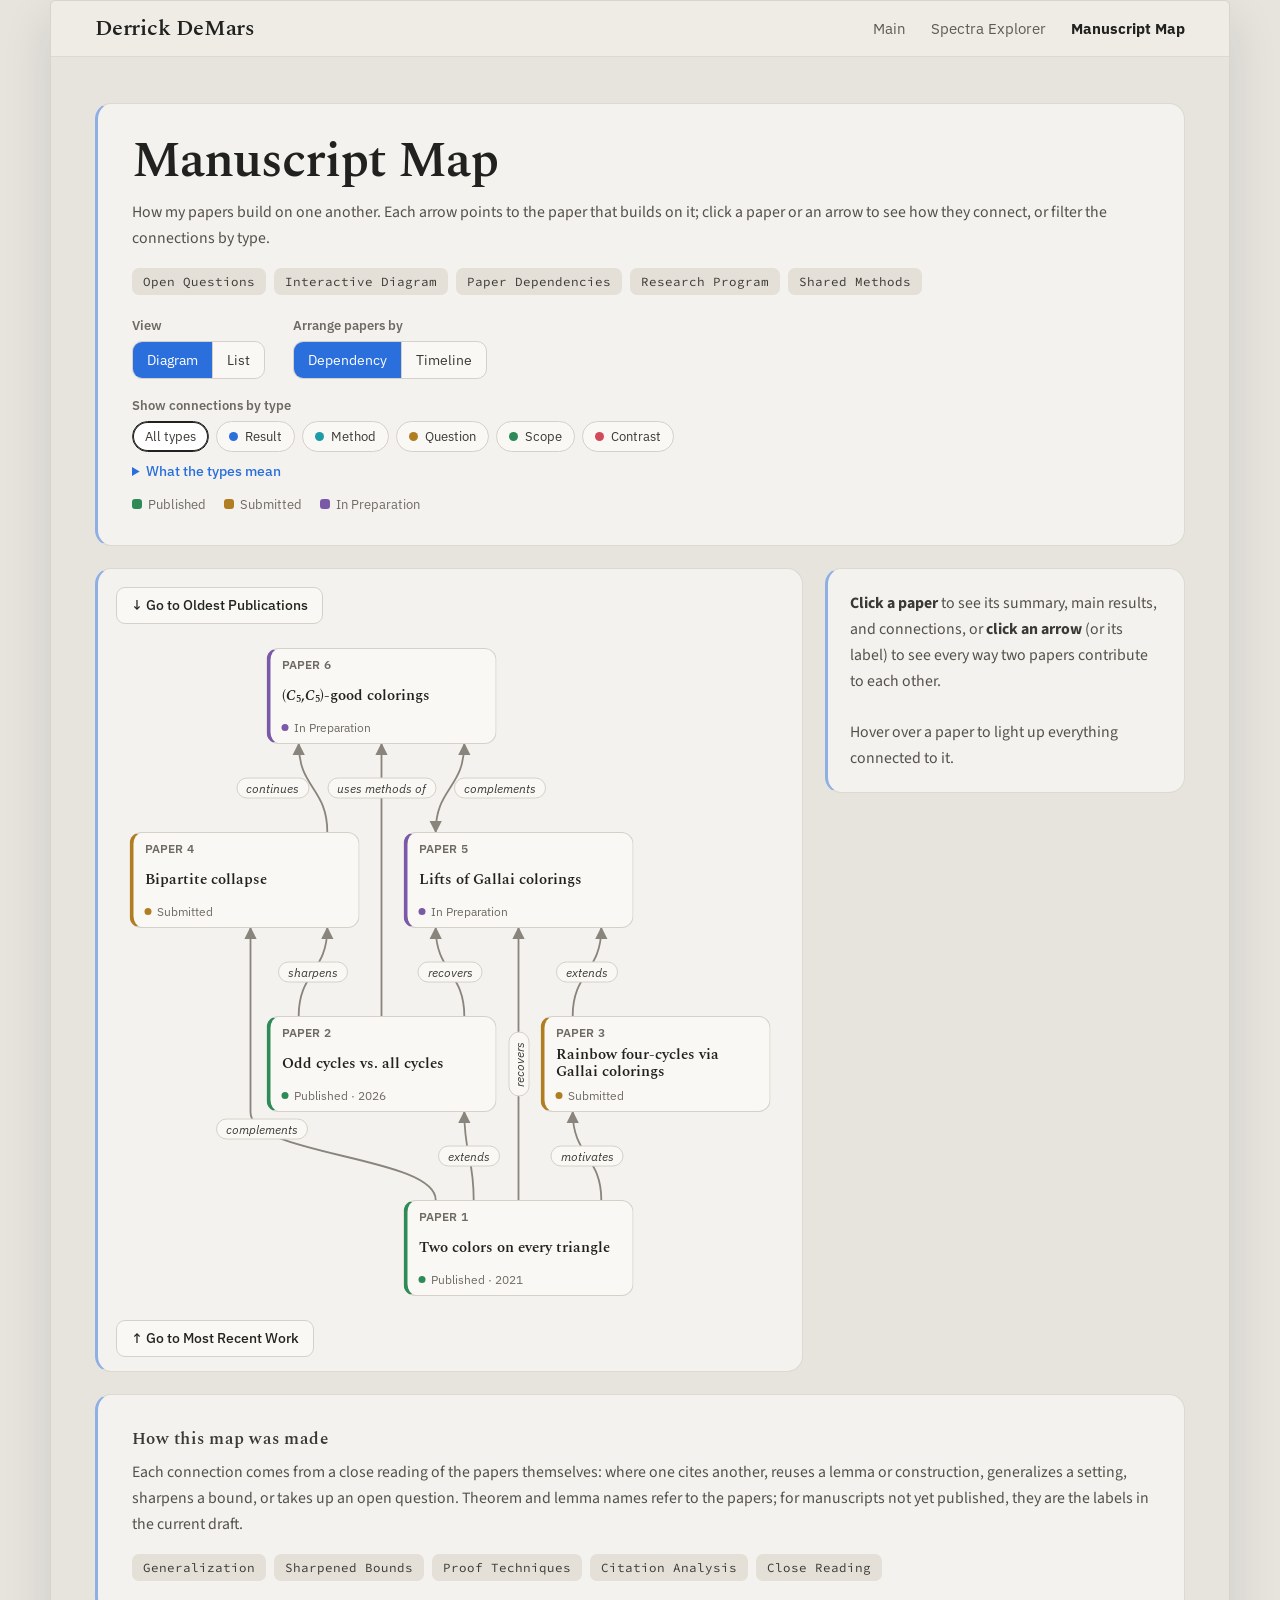
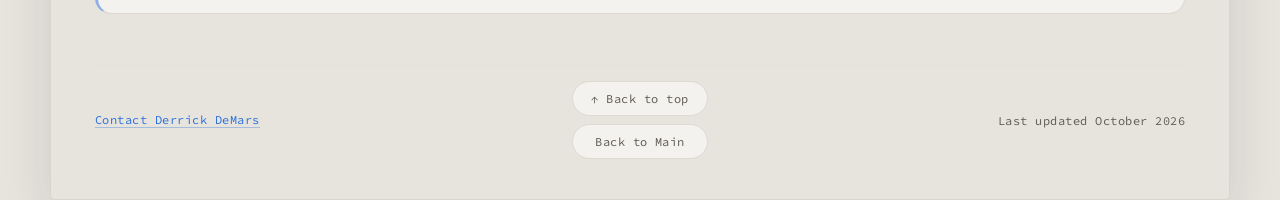
<file: manuscript-map/index.html>
<!DOCTYPE html>
<html lang="en">
<head>
<meta charset="utf-8">
<!-- Google Tag Manager -->
<script>(function(w,d,s,l,i){w[l]=w[l]||[];w[l].push({'gtm.start':
new Date().getTime(),event:'gtm.js'});var f=d.getElementsByTagName(s)[0],
j=d.createElement(s),dl=l!='dataLayer'?'&l='+l:'';j.async=true;j.src=
'https://www.googletagmanager.com/gtm.js?id='+i+dl;f.parentNode.insertBefore(j,f);
})(window,document,'script','dataLayer','GTM-W3476JL2');</script>
<!-- End Google Tag Manager -->
<!-- Google tag (gtag.js) -->
<script async src="https://www.googletagmanager.com/gtag/js?id=G-5Z5SW66YG1"></script>
<script>
  window.dataLayer = window.dataLayer || [];
  function gtag(){dataLayer.push(arguments);}
  gtag('js', new Date());

  gtag('config', 'G-5Z5SW66YG1');
</script>
<!-- Microsoft Clarity -->
<script type="text/javascript">
    (function(c,l,a,r,i,t,y){
        c[a]=c[a]||function(){(c[a].q=c[a].q||[]).push(arguments)};
        t=l.createElement(r);t.async=1;t.src="https://www.clarity.ms/tag/"+i;
        y=l.getElementsByTagName(r)[0];y.parentNode.insertBefore(t,y);
    })(window, document, "clarity", "script", "ym49k6kw6h");
</script>
<meta name="viewport" content="width=device-width, initial-scale=1">
<title>Manuscript Map · Derrick DeMars</title>
<meta name="description" content="How Derrick DeMars's six papers on mixed Ramsey and anti-Ramsey problems build on one another: an interactive map of results, methods, and questions.">
<link rel="canonical" href="https://derrickdemars.com/manuscript-map/">
<meta name="robots" content="index, follow, max-image-preview:large, max-snippet:-1">
<meta name="author" content="Derrick DeMars">
<meta property="og:type" content="website">
<meta property="og:url" content="https://derrickdemars.com/manuscript-map/">
<meta property="og:site_name" content="Derrick DeMars">
<meta property="og:title" content="Manuscript Map · Derrick DeMars">
<meta property="og:description" content="How Derrick DeMars's six papers on mixed Ramsey and anti-Ramsey problems build on one another: an interactive map of results, methods, and questions.">
<meta property="og:image" content="https://derrickdemars.com/assets/photoofderrickdemars.jpg">
<meta property="og:image:alt" content="Photo of Derrick DeMars">
<meta name="twitter:card" content="summary">
<meta name="twitter:title" content="Manuscript Map · Derrick DeMars">
<meta name="twitter:description" content="How Derrick DeMars's six papers on mixed Ramsey and anti-Ramsey problems build on one another: an interactive map of results, methods, and questions.">
<meta name="twitter:image" content="https://derrickdemars.com/assets/photoofderrickdemars.jpg">
<meta name="twitter:image:alt" content="Photo of Derrick DeMars">
<script type="application/ld+json">{"@context": "https://schema.org", "@graph": [{"@type": "WebPage", "@id": "https://derrickdemars.com/manuscript-map/#webpage", "url": "https://derrickdemars.com/manuscript-map/", "name": "Manuscript Map", "description": "How Derrick DeMars's six papers on mixed Ramsey and anti-Ramsey problems build on one another: an interactive map of results, methods, and questions.", "inLanguage": "en", "isPartOf": {"@id": "https://derrickdemars.com/#website"}, "author": {"@type": "Person", "@id": "https://derrickdemars.com/#person", "name": "Derrick DeMars", "url": "https://derrickdemars.com/"}, "breadcrumb": {"@id": "https://derrickdemars.com/manuscript-map/#breadcrumb"}, "mainEntity": {"@id": "https://derrickdemars.com/manuscript-map/#papers"}}, {"@type": "BreadcrumbList", "@id": "https://derrickdemars.com/manuscript-map/#breadcrumb", "itemListElement": [{"@type": "ListItem", "position": 1, "name": "Derrick DeMars", "item": "https://derrickdemars.com/"}, {"@type": "ListItem", "position": 2, "name": "Manuscript Map", "item": "https://derrickdemars.com/manuscript-map/"}]}, {"@type": "ItemList", "@id": "https://derrickdemars.com/manuscript-map/#papers", "name": "Papers on the Manuscript Map", "numberOfItems": 6, "itemListOrder": "https://schema.org/ItemListOrderAscending", "itemListElement": [{"@type": "ListItem", "position": 1, "item": {"@type": "ScholarlyArticle", "headline": "A Mixed Ramsey Problem Revisited", "name": "A Mixed Ramsey Problem Revisited", "author": [{"@id": "https://derrickdemars.com/#person"}, {"@type": "Person", "name": "Peter Johnson"}], "creativeWorkStatus": "Published", "url": "https://derrickdemars.com/manuscript-map/#paper-1", "datePublished": "2021"}}, {"@type": "ListItem", "position": 2, "item": {"@type": "ScholarlyArticle", "headline": "Forbidding monochromatic odd cycles and rainbow cycles in complete graphs", "name": "Forbidding monochromatic odd cycles and rainbow cycles in complete graphs", "author": [{"@id": "https://derrickdemars.com/#person"}, {"@type": "Person", "name": "Peter Johnson"}], "creativeWorkStatus": "Published", "url": "https://derrickdemars.com/manuscript-map/#paper-2", "datePublished": "2026", "sameAs": "https://doi.org/10.61091/cn237-08", "identifier": {"@type": "PropertyValue", "propertyID": "DOI", "value": "10.61091/cn237-08"}}}, {"@type": "ListItem", "position": 3, "item": {"@type": "ScholarlyArticle", "headline": "Forbidding monochromatic graphs and rainbow four-cycles: a reduction to Gallai colorings", "name": "Forbidding monochromatic graphs and rainbow four-cycles: a reduction to Gallai colorings", "author": [{"@id": "https://derrickdemars.com/#person"}], "creativeWorkStatus": "Submitted", "url": "https://derrickdemars.com/manuscript-map/#paper-3"}}, {"@type": "ListItem", "position": 4, "item": {"@type": "ScholarlyArticle", "headline": "Gallai colorings with no monochromatic triangles or five-cycles: bipartite collapse, a Gallai analogue of an Erdős–Graham problem, and extremal colorings", "name": "Gallai colorings with no monochromatic triangles or five-cycles: bipartite collapse, a Gallai analogue of an Erdős–Graham problem, and extremal colorings", "author": [{"@id": "https://derrickdemars.com/#person"}], "creativeWorkStatus": "Submitted", "url": "https://derrickdemars.com/manuscript-map/#paper-4"}}, {"@type": "ListItem", "position": 5, "item": {"@type": "ScholarlyArticle", "headline": "Forbidding monochromatic graphs and rainbow cycles: lifts of Gallai colorings", "name": "Forbidding monochromatic graphs and rainbow cycles: lifts of Gallai colorings", "author": [{"@id": "https://derrickdemars.com/#person"}], "creativeWorkStatus": "In Preparation", "url": "https://derrickdemars.com/manuscript-map/#paper-5"}}, {"@type": "ListItem", "position": 6, "item": {"@type": "ScholarlyArticle", "headline": "(C₅,C₅)-good colorings of complete graphs", "name": "(C₅,C₅)-good colorings of complete graphs", "author": [{"@id": "https://derrickdemars.com/#person"}], "creativeWorkStatus": "In Preparation", "url": "https://derrickdemars.com/manuscript-map/#paper-6"}}]}]}</script>
<link rel="icon" href="/favicon.ico?v=4" sizes="48x48">
<link rel="icon" type="image/png" sizes="32x32" href="/assets/favicon-32.png?v=4">
<link rel="icon" type="image/svg+xml" href="/assets/favicon.svg?v=4">
<link rel="apple-touch-icon" sizes="180x180" href="/assets/apple-touch-icon.png?v=4">
<link rel="preconnect" href="https://fonts.googleapis.com">
<link rel="preconnect" href="https://fonts.gstatic.com" crossorigin="">
<link href="https://fonts.googleapis.com/css2?family=Spectral:ital,wght@0,400;0,500;0,600;0,700;1,400;1,500&amp;family=IBM+Plex+Sans:wght@400;500;600&amp;family=Source+Sans+3:ital,wght@0,400;0,600;1,400&amp;family=Source+Code+Pro:wght@400;500&amp;display=swap" rel="stylesheet">
<link rel="stylesheet" href="/assets/site.css?v=4">
<style>
/* Page-only styles for the Manuscript Map. Shared styles (colors, fonts, top bar, frame, boxes,
   headings, text, links, buttons, pills, footer) come from /assets/site.css. */
*{box-sizing:border-box;}

/* ---- controls ---- */
.controls{display:flex; flex-wrap:wrap; gap:16px 28px; margin-top:22px; align-items:flex-end;}
.group-label{font-size:13px; font-weight:600; color:var(--label); margin:0 0 7px;}
.filters{margin-top:18px;}
.chips{display:flex; flex-wrap:wrap; gap:7px;}
.chips button i{width:9px; height:9px; border-radius:50%; display:inline-block;}
details.types{margin-top:10px; font-size:13.5px; color:var(--text);}
details.types summary{cursor:pointer; color:var(--accent); font-weight:500;}
details.types dl{display:grid; grid-template-columns:max-content 1fr; gap:4px 12px; margin:10px 0 0; font-family:'Source Sans 3',sans-serif; font-size:14.5px; line-height:1.45;}
details.types dt{font-weight:600; color:#3a3935; display:flex; align-items:center; gap:7px;}
details.types dt i{width:9px; height:9px; border-radius:50%; display:inline-block;}
details.types dd{margin:0;}
.legend{display:flex; flex-wrap:wrap; gap:6px 18px; margin-top:16px; font-size:13px; color:var(--label);}
.legend span{display:inline-flex; align-items:center; gap:6px;}
.legend i{width:10px; height:10px; border-radius:3px; display:inline-block;}

/* ---- workspace: map or list, plus the details panel ---- */
.workspace{display:grid; grid-template-columns:minmax(0,1fr) 360px; gap:22px; align-items:start;}
.viewcard{padding:18px 18px 14px;}
.diagram-scroll{overflow:hidden;}
.stage{position:relative;}
.stage svg{position:absolute; left:0; top:0; overflow:visible;}
.colhead{position:absolute; font-size:12px; font-weight:600; color:var(--label); white-space:nowrap; line-height:1.3; transition:opacity .3s ease;}
.colhead.side{text-align:right;}
.colhead.axis{transform:translate(-50%,-50%) rotate(-90deg); font-size:11.5px;}
.node{position:absolute; left:0; top:0; display:flex; flex-direction:column; justify-content:space-between; text-align:left;
  background:#faf8f4; border:1px solid #d6d1c8; border-left:4px solid var(--c); border-radius:12px; padding:8px 10px 8px 11px; cursor:pointer;
  font-family:'IBM Plex Sans',sans-serif; color:var(--ink); transition:opacity .2s ease, box-shadow .2s ease, border-color .2s ease;}
.node .n-num{font-size:11.5px; font-weight:600; color:var(--label); letter-spacing:.02em;}
.node .n-title{font-family:'Spectral',serif; font-size:14.5px; font-weight:600; line-height:1.18; overflow:hidden; display:-webkit-box; -webkit-line-clamp:2; -webkit-box-orient:vertical;}
.node .n-status{font-size:11.5px; color:var(--label); display:flex; align-items:center; gap:5px;}
.node .n-status i{width:7px; height:7px; border-radius:50%; background:var(--c); display:inline-block;}
.node.dim{opacity:.28;}
.node.hi{box-shadow:0 0 0 2px rgba(42,111,219,.35);}
.node.sel{border-color:var(--accent); border-left-color:var(--c); box-shadow:0 0 0 2px var(--accent);}
.edge path.line{fill:none; stroke:#8a857c; stroke-width:1.8; transition:stroke .2s ease;}
.edge path.hit{fill:none; stroke:transparent; stroke-width:16; cursor:pointer; pointer-events:stroke;}
.edge{transition:opacity .2s ease;}
.edge.dim{opacity:.18;}
.edge.hi path.line, .edge.sel path.line{stroke:var(--accent); stroke-width:2.4;}
.edge.filtered{opacity:.1;}
.echip{position:absolute; transform:translate(-50%,-50%); font-family:'IBM Plex Sans',sans-serif; font-size:12px; font-style:italic; color:#3a3935; background:#faf8f4; border:1px solid #d6d1c8; border-radius:999px; padding:2px 9px; white-space:nowrap; cursor:pointer; transition:opacity .2s ease;}
.echip.dim{opacity:.25;}
.echip.filtered{opacity:.15;}
.echip.hi, .echip.sel{border-color:var(--accent); color:#1f4f9e;}
.echip.rot{transform:translate(-50%,-50%) rotate(-90deg);}
.stage.narrow .node .n-title{font-size:13px; -webkit-line-clamp:4;}
.stage.narrow .node{padding:7px 8px 7px 9px;}
.stage.narrow .echip{font-size:11px; padding:1px 7px;}
.echip.sel{background:var(--accent); color:#fff;}
/* switching views: boxes glide, arrows and labels fade out and back */
.stage svg{transition:opacity .2s ease;}
.stage.moving .node{transition:transform .5s ease, opacity .2s ease, box-shadow .2s ease, border-color .2s ease;}
.stage.moving svg, .stage.moving .echip, .stage.moving .colhead{opacity:0; transition:none;}
/* Corner jump buttons: top left goes down to the oldest papers, bottom left back up to the newest */
.jump{margin:0 0 12px;}
.jump.jump-bottom{margin:12px 0 0;}
.jump .cbtn{display:inline-flex; align-items:center; justify-content:center; padding-left:1em; padding-right:1em;}

/* list view */
.plist{display:flex; flex-direction:column; gap:14px;}
.pcard{background:#faf8f4; border:1px solid #d6d1c8; border-left:4px solid var(--c); border-radius:12px; padding:14px 16px;}
.pcard.sel{box-shadow:0 0 0 2px var(--accent);}
.pcard .p-top{display:flex; flex-wrap:wrap; align-items:center; gap:8px; font-size:12px; color:var(--label); font-weight:600;}
.pcard h3{margin:6px 0 6px; font-family:'Spectral',serif; font-size:18px; line-height:1.25; font-weight:600;}
.pcard h3 button{all:unset; cursor:pointer; color:var(--ink);}
.pcard h3 button:hover{color:#1f4f9e; text-decoration:underline; text-underline-offset:3px;}
.pcard h3 button:focus-visible{outline:2px solid var(--accent); outline-offset:3px; border-radius:4px;}
.pcard p{font-family:'Source Sans 3',sans-serif; font-size:15px; line-height:1.55; color:var(--text); margin:0 0 8px;}
.conns{display:flex; flex-wrap:wrap; align-items:center; gap:6px 8px; font-size:12.5px; margin-top:4px;}
.conns b{font-weight:600; color:var(--label); margin-right:2px;}
.conn{font-family:'IBM Plex Sans',sans-serif; font-size:12.5px; color:#3a3935; background:#fff; border:1px solid #d6d1c8; border-radius:999px; padding:4px 10px; cursor:pointer;}
.conn em{color:#1f4f9e;}
.conn.filtered{opacity:.3;}
.conn.sel{border-color:var(--accent); box-shadow:inset 0 0 0 1px var(--accent);}

/* status pills: .pill in site.css */

/* details panel */
.panel{position:sticky; top:70px; max-height:calc(100vh - 90px); overflow:auto; padding:22px 22px 20px;}
.panel .empty{font-family:var(--body-font); font-size:var(--fs-body); line-height:var(--lh-body); color:var(--text); margin:0;}
.panel .empty strong{color:#3a3935;}
.panel .ptop{display:flex; align-items:center; justify-content:space-between; gap:10px; margin-bottom:8px;}
.panel .ptop .kicker{font-size:12.5px; font-weight:600; color:var(--label); display:flex; align-items:center; gap:8px; flex-wrap:wrap;}
.panel h2{font-family:var(--head-font); font-size:19px; line-height:1.25; font-weight:600; margin:0 0 8px;}
.panel .meta{font-size:13px; color:var(--label); line-height:1.5; margin:0 0 10px;}
.panel .meta a{word-break:break-all;}
.panel p.sum{font-family:'Source Sans 3',sans-serif; font-size:15px; line-height:1.55; color:var(--text); margin:0 0 14px;}
.panel h4{font-size:13px; font-weight:600; color:var(--label); margin:16px 0 8px; letter-spacing:.01em;}
.panel ol, .panel ul.contribs{margin:0; padding-left:18px; font-family:'Source Sans 3',sans-serif; font-size:15px; line-height:1.5; color:#3a3935;}
.panel ul.contribs{list-style:none; padding-left:0;}
.panel li{margin:0 0 10px;}
.panel code, .pcard code{font-family:'Source Code Pro',monospace; font-size:.86em; color:#5f5b54; background:#fff; border:1px solid var(--chip); border-radius:4px; padding:0 3px;}
.tag{display:inline-flex; align-items:center; gap:5px; font-family:'IBM Plex Sans',sans-serif; font-size:11.5px; font-weight:600; color:#3a3935; margin-right:6px;}
.tag i{width:8px; height:8px; border-radius:50%; display:inline-block;}
.dir{font-family:'Source Code Pro',monospace; font-size:11.5px; color:var(--label); margin-right:6px;}
.contribs li.faded{opacity:.35;}
.pairs{display:flex; flex-wrap:wrap; gap:6px; margin:4px 0 6px;}
.lab-chip{font-size:12.5px; font-style:italic; color:#fff; background:var(--accent); border-radius:999px; padding:2px 10px;}
.filter-note{font-size:12.5px; color:var(--label); margin:0 0 8px;}

.errors{border:2px solid #d1495b; background:#fff5f5; color:#8a1f2d; border-radius:12px; padding:14px 18px; font-size:14px;}
.errors ul{margin:6px 0 0; padding-left:18px;}

@media (prefers-reduced-motion: reduce){ .node,.edge,.echip,.colhead,.stage svg,.stage.moving .node{transition:none;} }
@media (max-width:1023px){
  .workspace{grid-template-columns:1fr;}
  .panel{position:static; max-height:none;}
}
@media (max-width:760px){
  .viewcard{padding:12px 10px 10px;}
}
@media (hover:none),(pointer:coarse){ .conn{min-height:44px;} } /* other buttons: site.css */
</style>
</head>
<body>
<!-- Google Tag Manager (noscript) -->
<noscript><iframe src="https://www.googletagmanager.com/ns.html?id=GTM-W3476JL2"
height="0" width="0" style="display:none;visibility:hidden"></iframe></noscript>
<!-- End Google Tag Manager (noscript) -->
<div class="frame">
<div class="screen" id="top">
  <header class="bar">
    <a class="name" href="#top" data-plain="1">Derrick DeMars</a>
    <nav aria-label="Site"><a href="/">Main</a><a href="/spectra-explorer/">Spectra Explorer</a><span aria-current="page">Manuscript Map</span></nav>
  </header>
  <main class="page">
    <div class="errors" id="data-errors" hidden></div>

    <section class="card">
      <h1 class="title">Manuscript Map</h1>
      <p class="prose">How my papers build on one another. Each arrow points to the paper that builds on it; click a paper or an arrow to see how they connect, or filter the connections by type.</p>
      <div class="tags">
        <span data-tag="1">Research Program</span>
        <span data-tag="1">Paper Dependencies</span>
        <span data-tag="1">Shared Methods</span>
        <span data-tag="1">Open Questions</span>
        <span data-tag="1">Interactive Diagram</span>
      </div>
      <div class="controls">
        <div><p class="group-label" id="view-label">View</p>
          <div class="seg" role="group" aria-labelledby="view-label"><button type="button" data-view="diagram">Diagram</button><button type="button" data-view="list">List</button></div></div>
        <div><p class="group-label" id="layout-label">Arrange papers by</p>
          <div class="seg" role="group" aria-labelledby="layout-label"><button type="button" data-layout="dep">Dependency</button><button type="button" data-layout="time">Timeline</button></div></div>
      </div>
      <div class="filters">
        <p class="group-label" id="filter-label">Show connections by type</p>
        <div class="chips" id="chips" role="group" aria-labelledby="filter-label"></div>
        <details class="types"><summary>What the types mean</summary><dl id="type-defs"></dl></details>
      </div>
      <div class="legend" id="legend"></div>
    </section>

    <div class="workspace">
      <section class="card viewcard" id="view-card" aria-label="Manuscript map">
        <div class="jump"><a class="cbtn" href="#view-card" data-plain="1" data-jump="end">↓ Go to Oldest Publications</a></div>
        <div id="diagram-view">
          <div class="diagram-scroll" id="diagram-scroll"><div class="stage" id="stage"></div></div>
        </div>
        <div id="list-view" hidden><div class="plist" id="plist"></div></div>
        <div class="jump jump-bottom"><a class="cbtn" href="#view-card" data-plain="1" data-jump="start">↑ Go to Most Recent Work</a></div>
      </section>
      <aside class="card panel" id="panel" aria-live="polite" tabindex="-1"></aside>
    </div>

    <section class="card">
      <h2 class="sec-h" style="margin:0 0 8px;">How this map was made</h2>
      <p class="prose">Each connection comes from a close reading of the papers themselves: where one cites another, reuses a lemma or construction, generalizes a setting, sharpens a bound, or takes up an open question. Theorem and lemma names refer to the papers; for manuscripts not yet published, they are the labels in the current draft.</p>
      <div class="tags">
        <span data-tag="1">Close Reading</span>
        <span data-tag="1">Citation Analysis</span>
        <span data-tag="1">Proof Techniques</span>
        <span data-tag="1">Generalization</span>
        <span data-tag="1">Sharpened Bounds</span>
      </div>
    </section>

    <footer class="foot">
      <div class="f-left"><a class="tl" href="mailto:contact@derrickdemars.com">Contact Derrick DeMars</a></div>
      <div class="f-mid"><a class="f-top" href="#top" data-box="1">↑ Back to top</a><a class="f-top" href="/" data-box="1">Back to Main</a></div>
      <div class="f-right">Last updated October 2026</div>
    </footer>
  </main>
</div>
</div>
<script>
(function(){
  /* =====================================================================
     PAPER MAP CONTENT  (the only part you need to edit)
     ---------------------------------------------------------------------
     Source of truth: manuscript-map-notes.tex (in the project files).
       * Paper details and main results come from Part III of the notes.
       * Link contributions come from Part VI (short lines).
     When the notes change, update the matching entry below.

     HOW TO ADD A PAPER
       1. Copy any entry in PAPERS, paste it at the end, and give it the
          next number (7, 8, ...). Never renumber existing papers: links
          and shareable URLs (#paper-4) use these numbers.
       2. Fill in every field (see the field guide just above PAPERS).
       3. Add one entry to LINKS for each paper it connects to.
       4. Give it a slot in each view (see the field guide), or leave the
          slots out to have that view placed automatically. Arrows are routed
          for you so that none cross.
       5. Save and open the page. If anything in the data is
          wrong (a typo in a type name, a link to a missing paper), a red
          box at the top of the page lists the problem.

     HOW TO ADD A LINK OR A CONTRIBUTION
       * A link is one arrow. A contribution is one line in that arrow's
         panel. Add as many contributions as the notes list for the pair.
       * Use the allowed labels and types listed above LINKS.

     WRITING MATH
       Plain HTML, like the home page:
         italics <i>K</i>   subscript <sub>n</sub>   superscript <sup>k</sup>
         symbols  ≤ ≥ ≠ → ↔ ⇒ ⌈ ⌉ … − (minus) · ∈ ⊆ ≈ ℤ Θ χ
         draft labels  <code>thm:main</code>
       Text goes between backticks ` ` so apostrophes and quotes are safe.
     ===================================================================== */

  /* ---------------------------------------------------------------------
     PAPERS. Fields:
       id        paper number (as on the website)
       node      short name shown in the diagram box (keep it under ~30 characters)
       title     full title
       authors   author list
       venue     where it appeared, or "" if unpublished
       year      publication or draft year (number)
       status    "published" | "submitted" | "preparation"
       doi       DOI without the https://doi.org/ part, or ""
       slot      where the box sits: { dep:[column,row], time:[column,row] }.
                 Row 0 is the bottom. Columns are half-steps: boxes side by side in
                 one row are 2 apart (0 and 2); a box in the next row up or down sits
                 halfway between them (1). Leave every slot out of a view to have that
                 view placed automatically.
       summary   the summary shown on the home page
       results   2 to 4 main results: { short: one line }
     --------------------------------------------------------------------- */
  var PAPERS = [
    {
      id: 1,
      node: `Two colors on every triangle`,
      title: `A Mixed Ramsey Problem Revisited`,
      authors: `Derrick DeMars and Peter Johnson`,
      venue: `International Journal of Mathematics and Computer Science 16 (2021), no. 2, 723–727`,
      year: 2021,
      status: "published",
      doi: "",
      slot: { dep: [2, 0], time: [1, 0] },
      summary: `Finds every possible number of colors in an edge-coloring of a complete graph in which every triangle uses exactly two colors. This sharpens a 1983 theorem of Chung and Graham, which gives the largest such graph for each number of colors, to the full spectrum for each <i>n</i>.`,
      results: [
        { short: `The full spectrum: a coloring of <i>K<sub>n</sub></i> in which every triangle uses exactly two colors can use exactly <i>k</i> colors precisely when <i>g</i>(<i>n</i>) ≤ <i>k</i> ≤ <i>n</i> − 1, where <i>g</i>(<i>n</i>) is ⌈2 log<sub>5</sub> <i>n</i>⌉ or ⌈2 log<sub>5</sub> <i>n</i>⌉ + 1.` },
        { short: `The maximum is <i>n</i> − 1: <i>n</i> colors always force a rainbow cycle, and <i>n</i> − 1 colors never have to.` },
        { short: `Every count in between is reached by adding a vertex joined in one new color.` }
      ]
    },
    {
      id: 2,
      node: `Odd cycles vs. all cycles`,
      title: `Forbidding monochromatic odd cycles and rainbow cycles in complete graphs`,
      authors: `Derrick DeMars and Peter Johnson`,
      venue: `Congressus Numerantium 237 (2026), 113–120`,
      year: 2026,
      status: "published",
      doi: "10.61091/cn237-08",
      slot: { dep: [1, 1], time: [1, 1] },
      summary: `Finds the mixed Ramsey spectrum when whole families are forbidden: no monochromatic odd cycle of any length and no rainbow cycle of any length. The colorings come from balanced binary trees, and the lower bound from Gallai’s theorem.`,
      results: [
        { short: `MRS(<i>K<sub>n</sub></i>; odd cycles, cycles) = {⌈log<sub>2</sub> <i>n</i>⌉, …, <i>n</i> − 1} for every <i>n</i> ≥ 2.` },
        { short: `Balanced binary trees give a coloring for every count in the range.` },
        { short: `The minimum ⌈log<sub>2</sub> <i>n</i>⌉ comes from Gallai’s theorem with at most four parts.` }
      ]
    },
    {
      id: 3,
      node: `Rainbow four-cycles via Gallai colorings`,
      title: `Forbidding monochromatic graphs and rainbow four-cycles: a reduction to Gallai colorings`,
      authors: `Derrick DeMars`,
      venue: "",
      year: 2026,
      status: "submitted",
      doi: "",
      slot: { dep: [3, 1], time: [0, 2] },
      summary: `For every graph <i>F</i> that is not a star, finds the most colors an edge-coloring of <i>K<sub>n</sub></i> can use with no monochromatic <i>F</i> and no rainbow four-cycle. The proof reduces these colorings to triangle partition colorings, whose quotients are Gallai colorings.`,
      results: [
        { short: `max MRS(<i>K<sub>n</sub></i>; <i>F</i>, <i>C</i><sub>4</sub>) = <i>n</i> + ρ<sub><i>F</i></sub>(⌊<i>n</i>/3⌋) for every <i>n</i> ≥ 3, where ρ<sub><i>F</i></sub>(<i>m</i>) is the most colors in a suitable Gallai coloring of order at most <i>m</i>.` },
        { short: `Exact values for <i>F</i> = <i>K<sub>s,t</sub></i> with <i>s</i> ∈ {2, 3}, through Li and Wang’s theorem on Gallai colorings with bounded color degree.` },
        { short: `Axenovich and Choi’s value <i>n</i> for bipartite <i>G</i> with <i>s</i>(<i>G</i>) ≤ 3 holds exactly when <i>G</i> ⊆ <i>K</i><sub>3,3</sub>.` },
        { short: `With no monochromatic and no rainbow <i>C</i><sub>4</sub> (and <i>n</i> ≥ 5), every rainbow cycle has length three or five.` }
      ]
    },
    {
      id: 4,
      node: `Bipartite collapse`,
      title: `Gallai colorings with no monochromatic triangles or five-cycles: bipartite collapse, a Gallai analogue of an Erdős–Graham problem, and extremal colorings`,
      authors: `Derrick DeMars`,
      venue: "",
      year: 2026,
      status: "submitted",
      doi: "",
      slot: { dep: [0, 2], time: [2, 2] },
      summary: `Proves a bipartite collapse: in a Gallai coloring with no monochromatic triangle, a color class is bipartite exactly when it has no five-cycle. So these colorings are exactly the ones behind Paper 2’s spectrum, which leads to exact values, a classification of the extremal colorings, and a Gallai analogue of an Erdős–Graham problem.`,
      results: [
        { short: `Bipartite collapse: no rainbow triangle, no monochromatic triangle, and no monochromatic five-cycle is the same as no rainbow cycle and no monochromatic odd cycle.` },
        { short: `The Gallai analogue of Erdős Problem #609 is the constant 5: for <i>k</i> ≥ 2, every Gallai <i>k</i>-coloring of <i>K</i><sub>2<sup><i>k</i></sup>+1</sub> has a monochromatic triangle or five-cycle.` },
        { short: `<i>f</i>(<i>k</i>) = 2<sup><i>k</i></sup>, with exactly 5 extremal colorings of <i>K</i><sub>8</sub> and 60 of <i>K</i><sub>16</sub>, up to isomorphism.` },
        { short: `A local identity: Σ<sub><i>u</i></sub> 2<sup>−<i>d</i>(<i>u</i>)</sup> = 1 for every such coloring, where <i>d</i>(<i>u</i>) is the number of colors at <i>u</i>.` }
      ]
    },
    {
      id: 5,
      node: `Lifts of Gallai colorings`,
      title: `Forbidding monochromatic graphs and rainbow cycles: lifts of Gallai colorings`,
      authors: `Derrick DeMars`,
      venue: "",
      year: 2026,
      status: "preparation",
      doi: "",
      slot: { dep: [2, 2], time: [0, 3] },
      summary: `Introduces lifts of Gallai colorings: each vertex of a Gallai coloring becomes a small part whose inside edges all get new colors. Lifts have no long rainbow cycle, which gives the exact maximum for a monochromatic <i>F</i> and a rainbow <i>C<sub>k</sub></i>, along with the structure of the colorings that reach it.`,
      results: [
        { short: `A lift with parts of size at most <i>k</i> − 1 has no rainbow cycle of length <i>k</i> or more.` },
        { short: `max MRS(<i>K<sub>n</sub></i>; <i>F</i>, <i>C<sub>k</sub></i>) = ar(<i>K<sub>n</sub></i>, <i>C<sub>k</sub></i>) for every <i>n</i> ≥ <i>k</i> when χ(<i>F</i>) ≥ 3 or <i>s</i>(<i>F</i>) ≥ <i>k</i>, with no error term.` },
        { short: `For every <i>F</i> that is not a star, the maximum is at least <i>n</i> + (<i>k</i> − 1)(<i>k</i> − 4)/2, which is more than <i>n</i> from <i>k</i> = 5 on.` },
        { short: `The extremal colorings are not unique: for every <i>k</i> ≥ 3, <i>K</i><sub><i>k</i>+1</sub> has two that are not isomorphic.` }
      ]
    },
    {
      id: 6,
      node: `(<i>C</i><sub>5</sub>,<i>C</i><sub>5</sub>)-good colorings`,
      title: `(<i>C</i><sub>5</sub>,<i>C</i><sub>5</sub>)-good colorings of complete graphs`,
      authors: `Derrick DeMars`,
      venue: "",
      year: 2026,
      status: "preparation",
      doi: "",
      slot: { dep: [1, 3], time: [2, 3] },
      summary: `Initiates the study of colorings with no monochromatic and no rainbow five-cycle, where no Gallai-type structure theorem is available. Uses a substitution framework, a seven-vertex Gallai block, and a binary-tree covering argument to prove a rate-two ceiling and the local rigidity of the Bondy–Erdős doubling.`,
      results: [
        { short: `A new good family: an explicit ℤ<sub>7</sub>-indexed block gives <i>f</i>(<i>k</i> + 3) ≥ 7<i>f</i>(<i>k</i>).` },
        { short: `Rate ceiling: every <i>t</i>-color Gallai coloring with no monochromatic <i>C</i><sub>3</sub> or <i>C</i><sub>5</sub> has at most 2<sup><i>t</i></sup> vertices.` },
        { short: `Local rigidity: for <i>k</i> ≥ 4 the Bondy–Erdős doubling cannot be extended by a single vertex.` },
        { short: `Conjecture: <i>f</i>(<i>k</i>) = 2<sup><i>k</i>+1</sup>, that is, gr<sub><i>k</i></sub>(<i>C</i><sub>5</sub> : <i>C</i><sub>5</sub>) = 2<sup><i>k</i>+1</sup> + 1.` }
      ]
    }
  ];

  /* ---------------------------------------------------------------------
     LINKS. One entry per arrow. Fields:
       from, to   paper numbers; the arrow points from the paper that
                  contributes to the paper that builds on it
       both       true for a two-way connection (arrowheads at both ends)
       label      one of: extends, sharpens, uses methods of, new proof of,
                  continues, recovers, motivates, complements
       contributions  one entry per line in the arrow's panel:
         type     one of: Result, Method, Question, Framework, Scope, Contrast
         dir      which way this contribution runs, e.g. "2→4" or "4→2" or "4↔6"
         short    one plain-language line (Part VI of the notes)
       hidden     true to keep this link off the page; delete the flag to show it
     --------------------------------------------------------------------- */
  var LINKS = [
    {
      from: 1, to: 2, label: "extends",
      contributions: [
        { type: "Scope", dir: "1→2",
          short: `Same kind of question, widened from one forbidden graph each way (<i>K</i><sub>3</sub>) to whole families: all odd cycles and all cycles.` },
        { type: "Result", dir: "1→2",
          short: `Same maximum, <i>n</i> − 1, from the same rainbow-cycle bound.` },
        { type: "Contrast", dir: "1→2",
          short: `The minimum falls from about 2 log<sub>5</sub> <i>n</i> to ⌈log<sub>2</sub> <i>n</i>⌉ once every odd cycle is forbidden.` },
        { type: "Method", dir: "1→2",
          short: `The range is filled by merging colors on a binary tree instead of joining a vertex with a new color.` }
      ]
    },
    {
      from: 1, to: 3, label: "motivates",
      contributions: [
        { type: "Question", dir: "1→3",
          short: `Paper 3 asks the <i>C</i><sub>4</sub> and <i>C<sub>m</sub></i> versions of Paper 1’s question.` },
        { type: "Result", dir: "1→3",
          short: `Both bound rainbow structures by counting colors.` },
        { type: "Method", dir: "1→3",
          short: `Paper 1’s step of joining a vertex in a new color is reused for monotonicity and for extending colorings.` }
      ]
    },
    {
      from: 1, to: 4, label: "complements",
      contributions: [
        { type: "Scope", dir: "1→4",
          short: `Paper 4’s hypotheses are Paper 1’s plus “no monochromatic <i>C</i><sub>5</sub>.”` },
        { type: "Contrast", dir: "1→4",
          short: `Dropping that condition returns Paper 1’s problem: growth (√5)<sup><i>k</i></sup> instead of 2<sup><i>k</i></sup>.` },
        { type: "Method", dir: "1→4",
          short: `The pentagon–pentagram coloring of <i>K</i><sub>5</sub> lies behind both.` }
      ]
    },
    {
      from: 1, to: 5, label: "recovers",
      contributions: [
        { type: "Result", dir: "1→5",
          short: `Paper 5 at <i>k</i> = 3 and <i>F</i> = <i>K</i><sub>3</sub> recovers Paper 1’s maximum, <i>n</i> − 1.` },
        { type: "Contrast", dir: "1→5",
          short: `Paper 1 also supplies the minimum, which Paper 5’s method cannot reach.` }
      ]
    },
    {
      from: 2, to: 4, label: "sharpens",
      contributions: [
        { type: "Result", dir: "2→4",
          short: `Same spectrum from far weaker hypotheses: {<i>K</i><sub>3</sub>, <i>C</i><sub>5</sub>} and {<i>K</i><sub>3</sub>} replace all odd cycles and all cycles.` },
        { type: "Method", dir: "2→4",
          short: `Paper 2’s binary-tree coloring is the lexicographic coloring of {0, 1}<sup><i>k</i></sup>.` },
        { type: "Method", dir: "2→4",
          short: `The same Gallai-partition induction with at most four parts.` },
        { type: "Contrast", dir: "4→2",
          short: `Paper 4 explains the value 2<sup><i>k</i></sup>: these colorings are exactly covers by <i>k</i> bipartite graphs.` }
      ]
    },
    {
      from: 2, to: 5, label: "recovers",
      contributions: [
        { type: "Result", dir: "2→5",
          short: `Forbidding odd cycles monochromatically with <i>k</i> = 3 gives back Paper 2’s maximum, <i>n</i> − 1.` },
        { type: "Contrast", dir: "2→5",
          short: `A single rainbow <i>C<sub>k</sub></i> allows far more colors than forbidding every rainbow cycle.` }
      ]
    },
    {
      from: 2, to: 6, label: "uses methods of",
      contributions: [
        { type: "Method", dir: "2→6",
          short: `Binary trees: a construction device in Paper 2, the object proved rigid in Paper 6.` },
        { type: "Method", dir: "2→6",
          short: `The same parity argument: a cycle crosses a cut at least twice, so it is not rainbow.` },
        { type: "Method", dir: "2→6",
          short: `Gallai-partition induction, refined in Paper 6 with the Kraft inequality.` },
        { type: "Contrast", dir: "2→6",
          short: `Forbidding all odd cycles gives growth 2<sup><i>k</i></sup>; forbidding only <i>C</i><sub>5</sub> conjecturally allows 2<sup><i>k</i>+1</sup>.` }
      ]
    },
    {
      from: 3, to: 5, label: "extends",
      contributions: [
        { type: "Result", dir: "3→5",
          short: `Paper 3’s triangle partition colorings are the lifts with parts of size three; Paper 5 allows parts of size <i>k</i> − 1.` },
        { type: "Result", dir: "3→5",
          short: `Paper 3’s corrected value at <i>k</i> = 4 is the base of Paper 5’s lower bound on the excess.` },
        { type: "Method", dir: "3→5",
          short: `The same closed-trail proof that a lift has no long rainbow cycle.` },
        { type: "Question", dir: "3→5",
          short: `Paper 3’s reduction stops at <i>k</i> = 4; Paper 5 states the question for <i>k</i> ≥ 5.` }
      ]
    },
    {
      from: 4, to: 6, label: "continues",
      contributions: [
        { type: "Result", dir: "4→6",
          short: `Paper 4’s bipartite collapse implies Paper 6’s rate ceiling <i>N</i> ≤ 2<sup><i>t</i></sup>.` },
        { type: "Method", dir: "6→4",
          short: `Paper 6 gives an independent proof of the same bound.` },
        { type: "Result", dir: "4↔6",
          short: `Two faces of one 2<sup><i>t</i></sup> threshold: a monochromatic conclusion and a rainbow one.` },
        { type: "Scope", dir: "4→6",
          short: `The “two shortest odd cycles” hypothesis carried from Gallai colorings to substitution blocks and to every odd cycle <i>C</i><sub>2ℓ+1</sub>.` }
      ]
    },
    {
      from: 5, to: 6, both: true, label: "complements",
      contributions: [
        { type: "Contrast", dir: "5↔6",
          short: `Paper 5 gives the maximum of MRS(<i>K<sub>n</sub></i>; <i>C</i><sub>5</sub>, <i>C</i><sub>5</sub>); Paper 6 studies its minimum.` },
        { type: "Result", dir: "5↔6",
          short: `The spectrum is an interval, so together the two papers describe it, with the minimum still resting on Paper 6’s conjecture.` }
      ]
    }
  ];

  /* =====================================================================
     SETTINGS (rarely need changing)
     ===================================================================== */
  // Contribution types: name, color of its dot, and the one-line definition shown on the page.
  var TYPES = [
    { name: "Result",    color: "#2a6fdb", def: "A theorem or exact value of one paper is used, extended, sharpened, or recovered by the other." },
    { name: "Method",    color: "#1f9aa8", def: "A construction, lemma, or proof technique is reused, adapted, or proved a new way." },
    { name: "Question",  color: "#b07d22", def: "A problem posed or left open in one paper is taken up, answered, or contains the other as a solved case." },
    { name: "Framework", color: "#7a5aa8", def: "Notation, a definition, or a setting introduced in one paper is adopted by the other." },
    { name: "Scope",     color: "#2e8b57", def: "The same problem on a wider, narrower, or different family of graphs." },
    { name: "Contrast",  color: "#d1495b", def: "A result that limits, complements, or explains a boundary of the other." }
  ];
  var LABELS = ["extends","sharpens","uses methods of","new proof of","continues","recovers","motivates","complements"];
  var STATUS = {
    published:   { name: "Published",      color: "#2e8b57" },
    submitted:   { name: "Submitted",      color: "#b07d22" },
    preparation: { name: "In Preparation", color: "#7a5aa8" }
  };

  /* =====================================================================
     EVERYTHING BELOW IS THE PAGE MACHINERY; content edits happen above.
     ===================================================================== */
  var $ = function(id){ return document.getElementById(id); };
  function h(tag, attrs, html){ var e=document.createElement(tag); if(attrs) for(var a in attrs){ if(attrs[a]!=null) e.setAttribute(a, attrs[a]); } if(html!=null) e.innerHTML=html; return e; }
  var NS='http://www.w3.org/2000/svg';
  function sv(tag, attrs){ var e=document.createElementNS(NS,tag); for(var a in attrs) e.setAttribute(a, attrs[a]); return e; }
  var typeByName={}; TYPES.forEach(function(t){ typeByName[t.name]=t; });
  var paperById={}; PAPERS.forEach(function(p){ paperById[p.id]=p; });
  function linkId(l){ return l.from+'-'+l.to; }
  LINKS = LINKS.filter(function(l){ return !l.hidden; }); // links flagged hidden stay off the page
  // Only types that appear on a shown link get a filter chip and a definition.
  var USED_TYPES = TYPES.filter(function(t){ return LINKS.some(function(l){ return (l.contributions||[]).some(function(c){ return c.type===t.name; }); }); });
  var linkById={}; LINKS.forEach(function(l){ linkById[linkId(l)]=l; });
  function plain(html){ var d=document.createElement('div'); d.innerHTML=html; return d.textContent; }

  // ---- data checks: problems are listed in a red box at the top of the page ----
  (function validate(){
    var errs=[], seen={};
    PAPERS.forEach(function(p,i){
      if(typeof p.id!=='number') errs.push('Paper entry '+(i+1)+' has no number (id).');
      if(seen[p.id]) errs.push('Paper '+p.id+' is listed twice.'); seen[p.id]=1;
      if(!STATUS[p.status]) errs.push('Paper '+p.id+': status "'+p.status+'" should be published, submitted, or preparation.');
      ['node','title','authors','summary'].forEach(function(f){ if(!p[f]) errs.push('Paper '+p.id+' is missing its '+f+'.'); });
      if(!p.results || !p.results.length) errs.push('Paper '+p.id+' has no main results.');
    });
    ['dep','time'].forEach(function(v){ // two papers in the same slot would sit on top of each other
      var at={};
      PAPERS.forEach(function(p){ if(!p.slot || !p.slot[v]) return; var k=p.slot[v].join(',');
        if(at[k]) errs.push('Papers '+at[k]+' and '+p.id+' have the same '+(v==='dep'?'Dependency':'Timeline')+' slot ['+k+'].'); else at[k]=p.id; });
    });
    var lseen={};
    LINKS.forEach(function(l,i){
      var name='Link '+l.from+'→'+l.to;
      if(!paperById[l.from] || !paperById[l.to]) errs.push(name+' points to a paper number that is not in PAPERS.');
      if(l.from===l.to) errs.push(name+' connects a paper to itself.');
      var key=Math.min(l.from,l.to)+'-'+Math.max(l.from,l.to);
      if(lseen[key]) errs.push(name+' duplicates another link between the same two papers; put all contributions in one link.'); lseen[key]=1;
      if(LABELS.indexOf(l.label)<0) errs.push(name+': label "'+l.label+'" is not one of: '+LABELS.join(', ')+'.');
      (l.contributions||[]).forEach(function(c,j){
        if(!typeByName[c.type]) errs.push(name+', contribution '+(j+1)+': type "'+c.type+'" should be one of: '+TYPES.map(function(t){return t.name;}).join(', ')+'.');
        if(!c.short) errs.push(name+', contribution '+(j+1)+' has no short line.');
      });
      if(!l.contributions || !l.contributions.length) errs.push(name+' has no contributions.');
    });
    if(errs.length){ var box=$('data-errors'); box.hidden=false; box.innerHTML='<strong>The map data has '+errs.length+' problem'+(errs.length>1?'s':'')+':</strong><ul>'+errs.map(function(e){return '<li>'+e+'</li>';}).join('')+'</ul>'; }
  })();

  // ---- state ----
  var reduced = window.matchMedia && window.matchMedia('(prefers-reduced-motion: reduce)').matches;
  var S = { view:'diagram', layout:'dep', filter:{}, sel:null, hover:null };
  function filterOn(){ for(var k in S.filter) if(S.filter[k]) return true; return false; }
  function linkPasses(l){ if(!filterOn()) return true; return l.contributions.some(function(c){ return S.filter[c.type]; }); }
  function contribPasses(c){ return !filterOn() || !!S.filter[c.type]; }
  function neighbors(id){ var s={}; s[id]=1; LINKS.forEach(function(l){ if(l.from===id) s[l.to]=1; if(l.to===id) s[l.from]=1; }); return s; }
  function incident(id){ return LINKS.filter(function(l){ return l.from===id || l.to===id; }); }

  /* ---------------- layouts ----------------
     Each paper has a slot in each view, slot: { dep:[column,row], time:[column,row] }. Row 0 is the bottom
     (the oldest work), so arrows point up. Columns are half-steps: papers in neighboring rows sit half a box
     apart, like bricks, which leaves straight channels between boxes for arrows that skip a row. If any
     paper has no slot for a view, that whole view is placed automatically instead (dependency levels for
     Dependency, status and year for Timeline), so a new paper never breaks the page. */
  function autoRows(layout){
    var rows=[];
    if(layout==='time'){
      var order=[], groups={};
      var key=function(p){ return p.status==='published' ? 'P'+p.year : (p.status==='submitted' ? 'S' : 'W'); };
      PAPERS.slice().sort(function(a,b){ var ka=key(a), kb=key(b); return ka<kb?-1:ka>kb?1:a.id-b.id; }).forEach(function(p){
        var k=key(p); if(!groups[k]){ groups[k]=[]; order.push(k); } groups[k].push(p.id);
      });
      rows=order.map(function(k){ return groups[k]; });
    } else {
      var lev={}; PAPERS.forEach(function(p){ lev[p.id]=0; });
      for(var pass=0; pass<PAPERS.length; pass++){
        LINKS.forEach(function(l){ if(!l.both && paperById[l.from] && paperById[l.to] && lev[l.to] < lev[l.from]+1) lev[l.to]=lev[l.from]+1; });
      }
      PAPERS.slice().sort(function(a,b){return a.id-b.id;}).forEach(function(p){ while(rows.length<=lev[p.id]) rows.push([]); rows[lev[p.id]].push(p.id); });
    }
    return rows;
  }
  function headFor(p){ return p.status==='published' ? 'Published · '+p.year : (p.status==='submitted' ? 'Submitted' : 'In Preparation'); }
  function slotsFor(layout){
    var key=layout==='time'?'time':'dep', slot={};
    var given=PAPERS.every(function(p){ return p.slot && p.slot[key] && p.slot[key].length===2; });
    if(given){ PAPERS.forEach(function(p){ slot[p.id]={c:p.slot[key][0], r:p.slot[key][1]}; }); }
    else autoRows(layout).forEach(function(row,ri){ row.forEach(function(id,j){ slot[id]={c:2*j-(row.length-1), r:ri}; }); });
    var cmin=Infinity, cmax=-Infinity, rmax=0;
    for(var id in slot){ cmin=Math.min(cmin,slot[id].c); cmax=Math.max(cmax,slot[id].c); rmax=Math.max(rmax,slot[id].r); }
    for(var id2 in slot) slot[id2].c-=cmin;
    var byRow=[]; for(var r=0;r<=rmax;r++) byRow.push([]);
    for(var id3 in slot) byRow[slot[id3].r].push(+id3);
    byRow.forEach(function(row){ row.sort(function(a,b){ return slot[a].c-slot[b].c; }); });
    var heads=null;
    if(layout==='time') heads=byRow.map(function(row){ return row.length ? headFor(paperById[row[0]]) : ''; });
    return { slot:slot, byRow:byRow, span:cmax-cmin, nRows:rmax+1, heads:heads };
  }

  // Box sizes and positions for a given width. mL/mR are extra side margins for arrows that run outside.
  function geometry(layout, W, mL, mR, gutter){
    var L=slotsFor(layout), narrow=W<560;
    gutter=gutter||0; mL+=gutter;
    var gapX=narrow?30:44, rowGap=narrow?78:88;
    var avail=W-mL-mR, nodeW=Math.max(92, Math.min(230, (avail - L.span*gapX/2)/(L.span/2+1)));
    var u=(nodeW+gapX)/2, contentW=L.span*u+nodeW, x0=mL+Math.max(0,(avail-contentW)/2);
    var nodeH=nodeW<150 ? 118 : 96;
    var topArc=LINKS.some(function(l){ var a=L.slot[l.from], b=L.slot[l.to]; return a && b && a.r===b.r && a.r===L.nRows-1; });
    var padTop=12+(topArc?40:0), padBot=12;
    var pos={}, rowTop=[];
    for(var r=0;r<L.nRows;r++) rowTop[r]=padTop+(L.nRows-1-r)*(nodeH+rowGap);
    for(var id in L.slot) pos[id]={ x:x0+L.slot[id].c*u, y:rowTop[L.slot[id].r] };
    var H=padTop+L.nRows*nodeH+(L.nRows-1)*rowGap+padBot;
    return { L:L, W:W, H:H, nodeW:nodeW, nodeH:nodeH, gapX:gapX, rowGap:rowGap, rowTop:rowTop, pos:pos, narrow:narrow,
             laneGap:narrow?9:12, pad:narrow?13:16, gutter:gutter };
  }

  /* ---------------- arrow routing ----------------
     Every arrow climbs from the top of its lower paper to the bottom of its upper one. Between two rows it
     is a smooth S-curve; beside a row it skips, it runs straight up a channel: the gap between two boxes, or
     the outside of the row. Channels are chosen (once per view) so that no two arrows cross, and where
     papers have several arrows, their attachment points are spread out in the same left-to-right order. */
  function rowNodes(G,r){ return G.L.byRow[r]||[]; }
  function channelOptions(G, lo, hi){ // candidate channels for an arrow from row lo up to row hi
    var rows=[], out=[], w=G.nodeW;
    for(var r=lo+1;r<hi;r++) rows.push(r);
    if(!rows.length) return [null];
    var free=function(x){ return rows.every(function(r){ return rowNodes(G,r).every(function(id){ var p=G.pos[id]; return x<p.x-8 || x>p.x+w+8; }); }); };
    rows.forEach(function(r){ var ns=rowNodes(G,r); for(var i=0;i+1<ns.length;i++){ var a=ns[i], b=ns[i+1]; var x=(G.pos[a].x+w+G.pos[b].x)/2; if(free(x)) out.push({k:'m',a:a,b:b}); } });
    out.push({k:'L'}); out.push({k:'R'});
    return out;
  }
  function channelX(G, ch, lo, hi){
    var w=G.nodeW, xs=[], r;
    if(ch.k==='m') return (G.pos[ch.a].x+w+G.pos[ch.b].x)/2;
    for(r=lo+1;r<hi;r++) rowNodes(G,r).forEach(function(id){ xs.push(G.pos[id].x); });
    return ch.k==='L' ? Math.min.apply(null,xs)-G.pad : Math.max.apply(null,xs)+w+G.pad;
  }
  function chKey(ch){ return !ch ? '' : (ch.k==='m' ? 'm'+ch.a+'-'+ch.b : ch.k); }

  // Build every arrow's route for a given choice of channels. Returns the routes plus a crossing count.
  function routeAll(G, choice){
    var S2=G.L.slot, w=G.nodeW, R={}, sides={};
    function side(id,s){ var k=id+s; return sides[k]||(sides[k]={id:id, s:s, items:[]}); }
    LINKS.forEach(function(l){
      var a=S2[l.from], b=S2[l.to]; if(!a||!b) return;
      var id=linkId(l), up=a.r<=b.r, lowId=up?l.from:l.to, hiId=up?l.to:l.from;
      var o={l:l, id:id, low:lowId, high:hiId, flip:!up, same:a.r===b.r, lo:Math.min(a.r,b.r), hi:Math.max(a.r,b.r), ch:choice[id]||null};
      if(o.ch) o.cx=channelX(G,o.ch,o.lo,o.hi);
      R[id]=o;
    });
    // channels shared by several arrows: give each its own lane
    var groups={};
    for(var id in R){ var o=R[id]; if(o.ch){ var gk=chKey(o.ch)+'@'+Math.round(o.cx); (groups[gk]=groups[gk]||[]).push(o); } }
    for(var gk2 in groups){
      var g=groups[gk2];
      if(g[0].ch.k==='m'){
        g.sort(function(p,q){ return (G.pos[p.low].x+G.pos[p.high].x)-(G.pos[q.low].x+G.pos[q.high].x); });
        g.forEach(function(o,i){ o.cx+=(i-(g.length-1)/2)*G.laneGap; });
      } else {
        g.sort(function(p,q){ return (p.hi-p.lo)-(q.hi-q.lo); });
        g.forEach(function(o,i){ o.cx+=(g[0].ch.k==='L'?-1:1)*i*G.laneGap; });
      }
    }
    // attachment points: sort by where the arrow is headed, keep them in that order, spread them out
    for(var id2 in R){
      var o2=R[id2], cL=G.pos[o2.low].x+w/2, cH=G.pos[o2.high].x+w/2;
      if(o2.same){ side(o2.low,'t').items.push({o:o2, end:'a', key:cH}); side(o2.high,'t').items.push({o:o2, end:'b', key:cL}); }
      else {
        side(o2.low,'t').items.push({o:o2, end:'a', key:o2.ch?o2.cx:cH});
        side(o2.high,'b').items.push({o:o2, end:'b', key:o2.ch?o2.cx:cL});
      }
    }
    for(var sk in sides){
      var sd=sides[sk], left=G.pos[sd.id].x, lo=left+w*.14, hi=left+w*.86, sep=Math.min(w*.2, 38), it=sd.items;
      it.sort(function(p,q){ return p.key-q.key || (p.o.cx||0)-(q.o.cx||0); });
      if(it.length===1 && it[0].o.same){ it[0].x = it[0].key>left+w/2 ? left+w*.84 : left+w*.16; }
      else {
        it.forEach(function(t){ t.x=Math.max(lo,Math.min(hi,t.key)); });
        for(var i=1;i<it.length;i++) it[i].x=Math.max(it[i].x, it[i-1].x+sep);
        if(it.length && it[it.length-1].x>hi){ it[it.length-1].x=hi; for(var j=it.length-2;j>=0;j--) it[j].x=Math.min(it[j].x, it[j+1].x-sep); }
        if(it.length && it[0].x<lo){ var shift=lo-it[0].x; it.forEach(function(t){ t.x+=shift; }); }
      }
      it.forEach(function(t){ t.o[t.end==='a'?'xa':'xb']=t.x; });
    }
    // shapes: one cubic per piece, built bottom to top; gap list for the crossing count
    var gaps={}, length=0;
    for(var id3 in R){
      var o3=R[id3], segs=[];
      if(o3.same){
        var top=G.rowTop[o3.lo], hgt=36;
        segs.push([{x:o3.xa,y:top},{x:o3.xa,y:top-hgt},{x:o3.xb,y:top-hgt},{x:o3.xb,y:top}]);
      } else {
        for(var r=o3.lo; r<o3.hi; r++){
          var y0=G.rowTop[r], y1=G.rowTop[r+1]+G.nodeH, ym=(y0+y1)/2;
          var xb=(r===o3.lo)?o3.xa:o3.cx, xt=(r===o3.hi-1)?o3.xb:o3.cx;
          segs.push([{x:xb,y:y0},{x:xb,y:ym},{x:xt,y:ym},{x:xt,y:y1}]);
          (gaps[r]=gaps[r]||[]).push({xb:xb, xt:xt});
          length+=Math.abs(xt-xb);
          if(r<o3.hi-1){ var yt=G.rowTop[r+1]; segs.push([{x:xt,y:y1},{x:xt,y:y1+(yt-y1)/3},{x:xt,y:y1+2*(yt-y1)/3},{x:xt,y:yt}]); } // straight up beside the row
        }
      }
      if(o3.flip){ segs=segs.slice().reverse().map(function(s){ return s.slice().reverse(); }); }
      o3.segs=segs;
      o3.d='M'+segs[0][0].x.toFixed(1)+','+segs[0][0].y.toFixed(1)+segs.map(function(s){ return ' C'+[s[1],s[2],s[3]].map(function(p){ return p.x.toFixed(1)+','+p.y.toFixed(1); }).join(' '); }).join('');
    }
    var cross=0;
    for(var gr in gaps){ var a2=gaps[gr]; for(var i2=0;i2<a2.length;i2++) for(var j2=i2+1;j2<a2.length;j2++){ var d1=a2[i2].xb-a2[j2].xb, d2=a2[i2].xt-a2[j2].xt; if(d1*d2<-0.5 || (Math.abs(d1)<.5 && Math.abs(d2)<.5)) cross++; } }
    return { R:R, cross:cross, length:length };
  }

  // Pick channels for the arrows that skip rows: fewest crossings, then the shortest detours.
  var choiceCache={};
  function chooseChannels(layout){
    if(choiceCache[layout]) return choiceCache[layout];
    var G=geometry(layout, 900, 30, 30), S2=G.L.slot, skip=[];
    LINKS.forEach(function(l){ var a=S2[l.from], b=S2[l.to]; if(a && b && Math.abs(a.r-b.r)>1) skip.push({id:linkId(l), opts:channelOptions(G, Math.min(a.r,b.r), Math.max(a.r,b.r))}); });
    var total=skip.reduce(function(n,s){ return n*s.opts.length; },1), best=null, choice={};
    function score(ch){ var res=routeAll(G,ch); return res.cross*100000+res.length; }
    if(total<=4096){
      (function rec(i){
        if(i===skip.length){ var sc=score(choice); if(!best || sc<best.sc){ best={sc:sc, ch:JSON.parse(JSON.stringify(choice))}; } return; }
        skip[i].opts.forEach(function(op){ choice[skip[i].id]=op; rec(i+1); });
      })(0);
    } else { // too many combinations: improve one arrow at a time
      skip.forEach(function(s){ choice[s.id]=s.opts[0]; });
      for(var round=0; round<3; round++) skip.forEach(function(s){ var bo=null, bs=Infinity; s.opts.forEach(function(op){ choice[s.id]=op; var sc=score(choice); if(sc<bs){ bs=sc; bo=op; } }); choice[s.id]=bo; });
      best={ch:choice};
    }
    return (choiceCache[layout]=best ? best.ch : {});
  }

  // Final layout for a width: widen a side margin if an arrow runs outside the boxes there.
  function layoutFor(layout, W){
    var ch=chooseChannels(layout), G=geometry(layout, W, 4, 4), res=routeAll(G, ch);
    var minX=Infinity, maxX=-Infinity;
    for(var id in res.R){ if(res.R[id].ch){ minX=Math.min(minX,res.R[id].cx); maxX=Math.max(maxX,res.R[id].cx); } }
    var needL=minX<8 ? 8-minX : 0, needR=maxX>W-8 ? maxX-(W-8) : 0;
    var mL=4+needL*1.25, mR=4+needR*1.25;
    if(needL || needR){ G=geometry(layout, W, mL, mR); res=routeAll(G, ch); }
    G.routes=res.R;
    // Timeline row headings sit to the left of their row, on one line or two short ones. If any row lacks
    // the room, every heading turns sideways in a narrow strip along the left edge instead.
    if(G.L.heads){
      var free=rowFreeLeft(G), fit=function(mode){ return G.L.heads.every(function(t,r){ return !t || free[r] >= headSize(t,mode).w+14; }); };
      var mode=fit('line') ? 'line' : (fit('side') ? 'side' : 'axis');
      if(mode==='axis'){ G=geometry(layout, W, mL, mR, narrowGutter(G)); res=routeAll(G, ch); G.routes=res.R; free=rowFreeLeft(G); }
      G.headMode=mode; G.headFree=free;
    }
    return G;
  }
  function narrowGutter(G){ return G.narrow?20:24; }
  // For each row: the left edge of the leftmost box or arrow beside that row.
  function rowFreeLeft(G){
    var out=[];
    G.L.byRow.forEach(function(row,r){
      var t=G.rowTop[r], b=t+G.nodeH, m=Infinity;
      row.forEach(function(id){ m=Math.min(m,G.pos[id].x); });
      for(var id in G.routes){ samples(G.routes[id],16).forEach(function(p){ if(p.y>t-4 && p.y<b+4) m=Math.min(m,p.x); }); }
      out[r]=m;
    });
    return out;
  }
  var headCache={};
  function headText(t, mode){ return mode==='side' ? t.replace(' · ','<br>').replace('In Preparation','In<br>Preparation') : t; }
  function headSize(t, mode){
    var k=mode+t; if(headCache[k]) return headCache[k];
    var e=h('div',{'class':'colhead'+(mode==='axis'?'':' side')}, headText(t,mode)); e.style.visibility='hidden'; stage.appendChild(e);
    var r={w:e.offsetWidth, h:e.offsetHeight}; e.remove();
    if(r.w) headCache[k]=r; return r;
  }

  /* ---------------- diagram ---------------- */
  var stage=$('stage'), svg, gEdges, nodeEls={}, edgeEls={}, chipEls={}, headEls=[], cur=null, animT=0;
  function buildDiagram(){
    stage.innerHTML='';
    svg=sv('svg',{'aria-hidden':'true'});
    var defs=sv('defs',{});
    [['ah','#8a857c'],['ah-hi','#2a6fdb']].forEach(function(m){
      var mk=sv('marker',{id:m[0], viewBox:'0 0 10 10', refX:'9', refY:'5', markerWidth:'7', markerHeight:'7', orient:'auto-start-reverse'});
      mk.appendChild(sv('path',{d:'M0,0 L10,5 L0,10 z', fill:m[1]})); defs.appendChild(mk);
    });
    svg.appendChild(defs); gEdges=sv('g',{}); svg.appendChild(gEdges); stage.appendChild(svg);
    LINKS.forEach(function(l){
      if(!paperById[l.from] || !paperById[l.to]) return;
      var id=linkId(l), g=sv('g',{'class':'edge'}), hit=sv('path',{'class':'hit'}), line=sv('path',{'class':'line'});
      g.appendChild(line); g.appendChild(hit); gEdges.appendChild(g);
      hit.addEventListener('click',function(){ select({kind:'link', id:id}); });
      var chip=h('button',{type:'button','class':'echip','aria-label':'Paper '+l.from+(l.both?' and ':' to ')+'Paper '+l.to+': '+l.label}, l.label);
      chip.addEventListener('click',function(){ select({kind:'link', id:id}); });
      stage.appendChild(chip);
      edgeEls[id]={g:g, line:line, hit:hit, l:l}; chipEls[id]=chip;
    });
    PAPERS.forEach(function(p){
      var st=STATUS[p.status]||STATUS.preparation;
      var b=h('button',{type:'button','class':'node','aria-label':'Paper '+p.id+': '+plain(p.title)},
        '<span class="n-num">PAPER '+p.id+'</span><span class="n-title">'+p.node+'</span><span class="n-status"><i></i>'+st.name+(p.status==='published'?' · '+p.year:'')+'</span>');
      b.style.setProperty('--c', st.color);
      b.addEventListener('click',function(){ select({kind:'paper', id:p.id}); });
      b.addEventListener('pointerenter',function(e){ if(e.pointerType==='mouse'){ S.hover=p.id; paintStates(); } });
      b.addEventListener('pointerleave',function(e){ if(e.pointerType==='mouse'){ S.hover=null; paintStates(); } });
      b.addEventListener('focus',function(){ S.hover=p.id; paintStates(); });
      b.addEventListener('blur',function(){ S.hover=null; paintStates(); });
      stage.appendChild(b); nodeEls[p.id]=b;
    });
  }

  // Points along a route, for label spots and for keeping labels off other arrows.
  function cubic(P,t){ var u=1-t; return { x:u*u*u*P[0].x+3*u*u*t*P[1].x+3*u*t*t*P[2].x+t*t*t*P[3].x, y:u*u*u*P[0].y+3*u*u*t*P[1].y+3*u*t*t*P[2].y+t*t*t*P[3].y }; }
  function samples(o, n){
    var out=[]; o.segs.forEach(function(s,si){ for(var k=0;k<=n;k++){ var t=k/n, p=cubic(s,t), q=cubic(s,Math.min(1,t+.02)), r0=cubic(s,Math.max(0,t-.02)); out.push({x:p.x, y:p.y, seg:si, t:t, vert:Math.abs(q.y-r0.y)>2.2*Math.abs(q.x-r0.x)}); } });
    var acc=0; out.forEach(function(p,i){ if(i) acc+=Math.hypot(p.x-out[i-1].x, p.y-out[i-1].y); p.s=acc; }); out.forEach(function(p){ p.f=acc? p.s/acc : .5; });
    return out;
  }
  function overlaps(A,B){ return !(A.r<=B.l||A.l>=B.r||A.b<=B.t||A.t>=B.b); }

  function place(G){
    stage.style.height=G.H+'px'; stage.classList.toggle('narrow', G.nodeW<150);
    svg.setAttribute('width',G.W); svg.setAttribute('height',G.H);
    var boxes=[];
    PAPERS.forEach(function(p){ var e=nodeEls[p.id], q=G.pos[p.id]; if(!e||!q) return; e.style.width=G.nodeW+'px'; e.style.height=G.nodeH+'px'; e.style.transform='translate('+q.x+'px,'+q.y+'px)';
      boxes.push({l:q.x-3, r:q.x+G.nodeW+3, t:q.y-3, b:q.y+G.nodeH+3}); });
    var pts={}, all=[];
    for(var id in edgeEls){ var o=G.routes[id], E=edgeEls[id]; if(!o) continue; E.line.setAttribute('d',o.d); E.hit.setAttribute('d',o.d); pts[id]=samples(o,40); }
    function hitsLines(R, own){ for(var k in pts){ if(k===own) continue; var P=pts[k]; for(var i=0;i<P.length;i++){ var p=P[i]; if(p.x>R.l-2 && p.x<R.r+2 && p.y>R.t-2 && p.y<R.b+2) return true; } } return false; }
    // Row headings (Timeline): beside each row, or sideways in the left strip (see layoutFor).
    headEls.forEach(function(e){ e.remove(); }); headEls=[];
    var obstacles=boxes.slice();
    if(G.L.heads){
      G.L.heads.forEach(function(text,r){
        if(!text) return;
        var side=G.headMode!=='axis', e=h('div',{'class':'colhead'+(side?' side':' axis')}, headText(text, G.headMode)); stage.appendChild(e); headEls.push(e);
        var mid=G.rowTop[r]+G.nodeH/2, tw=e.offsetWidth, th=e.offsetHeight, R;
        if(side){ var right=G.headFree[r]-10; R={l:right-tw, r:right, t:mid-th/2, b:mid+th/2}; e.style.left=R.l+'px'; e.style.top=R.t+'px'; }
        else { var cx=G.gutter/2+1; R={l:cx-th/2, r:cx+th/2, t:mid-tw/2, b:mid+tw/2}; e.style.left=cx+'px'; e.style.top=mid+'px'; }
        obstacles.push(R);
      });
    }
    // Labels: the most constrained arrow first; each takes the free spot nearest the middle of its arrow,
    // level if possible (on the arrow, then just beside it, then sideways along a steep stretch), touching
    // no box, heading, other label, or other arrow.
    var items=[];
    for(var id2 in edgeEls){
      var c=chipEls[id2]; if(!pts[id2]) continue;
      var cw=c.offsetWidth, ch=c.offsetHeight, cands=[];
      pts[id2].forEach(function(p){
        if(p.f<.08 || p.f>.92) return;
        cands.push({x:p.x, y:p.y, rot:false, R:{l:p.x-cw/2-3, r:p.x+cw/2+3, t:p.y-ch/2-3, b:p.y+ch/2+3}, cost:Math.abs(p.f-.5)});
        if(p.vert) cands.push({x:p.x, y:p.y, rot:true, R:{l:p.x-ch/2-3, r:p.x+ch/2+3, t:p.y-cw/2-3, b:p.y+cw/2+3}, cost:Math.abs(p.f-.5)+.6}); // sideways along a steep stretch
        [-1,1].forEach(function(sg){ // level, just beside its arrow: left or right, or above or below
          var x=p.x+sg*(cw/2+4), y=p.y+sg*(ch/2+4), base=Math.abs(p.f-.5);
          cands.push({x:x, y:p.y, rot:false, R:{l:x-cw/2-2, r:x+cw/2+2, t:p.y-ch/2-3, b:p.y+ch/2+3}, cost:base+(p.vert?.3:.45)});
          if(!p.vert) cands.push({x:p.x, y:y, rot:false, R:{l:p.x-cw/2-3, r:p.x+cw/2+3, t:y-ch/2-2, b:y+ch/2+2}, cost:base+.4});
        });
      });
      cands=cands.filter(function(cd){ return cd.R.l>=0 && cd.R.r<=G.W && cd.R.t>=0 && cd.R.b<=G.H && !obstacles.some(function(B){ return overlaps(cd.R,B); }); });
      cands.sort(function(a,b){ return a.cost-b.cost; });
      var clean=cands.filter(function(cd){ return !hitsLines(cd.R,id2); });
      items.push({id:id2, cands:cands, clean:clean});
    }
    items.sort(function(a,b){ return a.clean.length-b.clean.length || a.cands.length-b.cands.length; });
    var placed=[];
    items.forEach(function(it){
      var free=function(cd){ return !placed.some(function(P){ return overlaps(cd.R,P); }); };
      var best=it.clean.filter(free)[0] || it.cands.filter(free)[0] || it.clean[0] || it.cands[0];
      if(!best){ var p0=pts[it.id][Math.floor(pts[it.id].length/2)]; best={x:p0.x, y:p0.y, rot:false, R:{l:p0.x,r:p0.x,t:p0.y,b:p0.y}}; }
      var c2=chipEls[it.id]; c2.style.left=best.x+'px'; c2.style.top=best.y+'px'; c2.classList.toggle('rot', best.rot);
      placed.push(best.R);
    });
  }
  function stageWidth(){ return Math.max(280, $('diagram-scroll').clientWidth); }
  // Switching views: the boxes glide to their new places while the arrows fade out, then the arrows return.
  function layoutDiagram(animate){
    var target=layoutFor(S.layout, stageWidth());
    clearTimeout(animT);
    if(!animate || reduced || !cur){ stage.classList.remove('moving'); cur=target; place(target); paintStates(); return; }
    stage.classList.add('moving');
    cur=target; place(target); paintStates();
    animT=setTimeout(function(){ stage.classList.remove('moving'); }, 520);
  }

  // Highlight, dim, selection, and filter states for the diagram.
  function paintStates(){
    var focus = S.hover!=null ? S.hover : (S.sel && S.sel.kind==='paper' ? S.sel.id : null);
    var hiN=null, hiE=null;
    if(focus!=null){ hiN=neighbors(focus); hiE={}; incident(focus).forEach(function(l){ hiE[linkId(l)]=1; }); }
    else if(S.sel && S.sel.kind==='link' && linkById[S.sel.id]){ var L=linkById[S.sel.id]; hiN={}; hiN[L.from]=1; hiN[L.to]=1; hiE={}; hiE[S.sel.id]=1; }
    PAPERS.forEach(function(p){
      var e=nodeEls[p.id]; if(!e) return;
      e.classList.toggle('dim', !!hiN && !hiN[p.id]);
      e.classList.toggle('hi', !!hiN && !!hiN[p.id] && !(S.sel && S.sel.kind==='paper' && S.sel.id===p.id));
      e.classList.toggle('sel', !!(S.sel && S.sel.kind==='paper' && S.sel.id===p.id));
      e.setAttribute('aria-pressed', String(!!(S.sel && S.sel.kind==='paper' && S.sel.id===p.id)));
    });
    for(var id in edgeEls){
      var E=edgeEls[id], sel=!!(S.sel && S.sel.kind==='link' && S.sel.id===id), hi=!!hiE && !!hiE[id], pass=linkPasses(E.l);
      E.g.setAttribute('class','edge'+(hiE && !hi ? ' dim':'')+(hi&&!sel?' hi':'')+(sel?' sel':'')+(pass?'':' filtered'));
      var mk=(hi||sel)?'url(#ah-hi)':'url(#ah)';
      E.line.setAttribute('marker-end',mk); if(E.l.both) E.line.setAttribute('marker-start',mk); else E.line.removeAttribute('marker-start');
      var c=chipEls[id]; // classList (not className) so the label's sideways setting survives
      c.classList.toggle('dim', !!hiE && !hi); c.classList.toggle('hi', hi && !sel); c.classList.toggle('sel', sel); c.classList.toggle('filtered', !pass);
      c.setAttribute('aria-pressed', String(sel));
      if(hi||sel) E.g.parentNode.appendChild(E.g); // draw highlighted arrows on top
    }
  }

  /* ---------------- list view ---------------- */
  function connGroups(id){
    var builds=[], leads=[], both=[];
    LINKS.forEach(function(l){
      if(!paperById[l.from] || !paperById[l.to]) return;
      if(l.both && (l.from===id || l.to===id)) both.push({l:l, other: l.from===id?l.to:l.from});
      else if(l.to===id) builds.push({l:l, other:l.from});
      else if(l.from===id) leads.push({l:l, other:l.to});
    });
    var byNum=function(x,y){ return x.other-y.other; }; builds.sort(byNum); leads.sort(byNum); both.sort(byNum);
    return [['Builds on',builds],['Leads to',leads],['Connected with',both]];
  }
  function connButton(item){
    var b=h('button',{type:'button','class':'conn'+(linkPasses(item.l)?'':' filtered')+(S.sel&&S.sel.kind==='link'&&S.sel.id===linkId(item.l)?' sel':'')},
      'Paper '+item.other+' · <em>'+item.l.label+'</em>');
    b.addEventListener('click',function(){ select({kind:'link', id:linkId(item.l)}); });
    return b;
  }
  function renderList(){
    var box=$('plist'); box.innerHTML='';
    PAPERS.slice().sort(function(a,b){return b.id-a.id;}).forEach(function(p){ // newest first, like the diagram
      var st=STATUS[p.status]||STATUS.preparation;
      var card=h('article',{'class':'pcard'+(S.sel&&S.sel.kind==='paper'&&S.sel.id===p.id?' sel':'')});
      card.style.setProperty('--c', st.color);
      card.appendChild(h('div',{'class':'p-top'},'PAPER '+p.id+' <span class="pill" style="--c:'+st.color+';color:'+st.color+'"><i></i>'+st.name+'</span>'+(p.status==='published'?' '+p.year:'')));
      var t=h('h3',{}), tb=h('button',{type:'button'}, p.title); tb.addEventListener('click',function(){ select({kind:'paper', id:p.id}); }); t.appendChild(tb); card.appendChild(t);
      card.appendChild(h('p',{}, p.summary));
      connGroups(p.id).forEach(function(gr){
        if(!gr[1].length) return;
        var row=h('div',{'class':'conns'},'<b>'+gr[0]+':</b>');
        gr[1].forEach(function(it){ row.appendChild(connButton(it)); }); card.appendChild(row);
      });
      box.appendChild(card);
    });
  }

  /* ---------------- details panel ---------------- */
  var panel=$('panel');
  function tagHTML(type){ var t=typeByName[type]; return '<span class="tag"><i style="background:'+(t?t.color:'#999')+'"></i>'+type+'</span>'; }
  function statusPill(p){ var st=STATUS[p.status]||STATUS.preparation; return '<span class="pill" style="color:'+st.color+'"><i></i>'+st.name+'</span>'; }
  function renderPanel(){
    panel.innerHTML='';
    if(!S.sel){
      panel.appendChild(h('p',{'class':'empty'},'<strong>Click a paper</strong> to see its summary, main results, and connections, or <strong>click an arrow</strong> (or its label) to see every way two papers contribute to each other.<br><br>Hover over a paper to light up everything connected to it.'));
      return;
    }
    var top=h('div',{'class':'ptop'}), x=h('button',{type:'button','class':'xbtn','aria-label':'Close details'},'&times;');
    x.addEventListener('click',function(){ select(null); });
    if(S.sel.kind==='paper'){
      var p=paperById[S.sel.id]; if(!p){ select(null); return; }
      top.appendChild(h('div',{'class':'kicker'},'PAPER '+p.id+' '+statusPill(p))); top.appendChild(x); panel.appendChild(top);
      panel.appendChild(h('h2',{id:'panel-h',tabindex:'-1'}, p.title));
      var meta=p.authors+(p.venue?'<br>'+p.venue:'')+(p.doi?'<br><a href="https://doi.org/'+p.doi+'" target="_blank" rel="noopener">https://doi.org/'+p.doi+'</a>':'');
      panel.appendChild(h('p',{'class':'meta'}, meta));
      panel.appendChild(h('p',{'class':'sum'}, p.summary));
      var ruleFor={1:'A', 2:'B', 3:'C', 4:'D'}; // the Spectra Explorer rule each paper studies
      if(ruleFor[p.id]) panel.appendChild(h('p',{'class':'sum'}, 'Try this rule on the <a class="tl" href="/spectra-explorer/#rule='+ruleFor[p.id]+'">Spectra Explorer</a> page.'));
      var rh=h('div',{'class':'ptop'}); rh.appendChild(h('h4',{style:'margin:6px 0 8px'},'Main results')); panel.appendChild(rh);
      var ol=h('ol',{}); p.results.forEach(function(r){ ol.appendChild(h('li',{}, r.short)); }); panel.appendChild(ol);
      connGroups(p.id).forEach(function(gr){
        if(!gr[1].length) return;
        panel.appendChild(h('h4',{}, gr[0]));
        var row=h('div',{'class':'conns'}); gr[1].forEach(function(it){ row.appendChild(connButton(it)); }); panel.appendChild(row);
      });
    } else {
      var l=linkById[S.sel.id]; if(!l){ select(null); return; }
      top.appendChild(h('div',{'class':'kicker'},'CONNECTION <span class="lab-chip">'+l.label+'</span>')); top.appendChild(x); panel.appendChild(top);
      panel.appendChild(h('h2',{id:'panel-h',tabindex:'-1'}, 'Paper '+l.from+(l.both?' ↔ ':' → ')+'Paper '+l.to));
      var pairs=h('div',{'class':'pairs'});
      [l.from,l.to].forEach(function(pid){ var pp=paperById[pid]; var b=h('button',{type:'button','class':'conn'},'Paper '+pid+' · '+pp.node); b.addEventListener('click',function(){ select({kind:'paper', id:pid}); }); pairs.appendChild(b); });
      panel.appendChild(pairs);
      var ch=h('div',{'class':'ptop'}); ch.appendChild(h('h4',{style:'margin:10px 0 8px'}, l.contributions.length+' contribution'+(l.contributions.length>1?'s':''))); panel.appendChild(ch);
      if(filterOn()) panel.appendChild(h('p',{'class':'filter-note'},'Lines outside the selected types are faded.'));
      var ul=h('ul',{'class':'contribs'});
      l.contributions.forEach(function(c){ ul.appendChild(h('li',{'class':contribPasses(c)?'':'faded'}, tagHTML(c.type)+(c.dir?'<span class="dir">'+c.dir+'</span>':'')+c.short)); });
      panel.appendChild(ul);
    }
  }

  /* ---------------- selection and shareable links (#paper-4, #link-2-4) ---------------- */
  function hashFor(sel){ return !sel ? '' : (sel.kind==='paper' ? '#paper-'+sel.id : '#link-'+sel.id); }
  function parseHash(){
    var m=/^#paper-(\d+)$/.exec(location.hash); if(m && paperById[+m[1]]) return {kind:'paper', id:+m[1]};
    m=/^#link-(\d+-\d+)$/.exec(location.hash); if(m && linkById[m[1]]) return {kind:'link', id:m[1]};
    return null;
  }
  // Corner jump buttons: scroll to the bottom of the map/list box (oldest papers) or back to its top (newest
  // work), clear of the sticky top bar. The address is left alone, so the current selection stays.
  document.addEventListener('click',function(e){
    var a=(e.target && e.target.closest) ? e.target.closest('a[data-jump]') : null; if(!a) return;
    e.preventDefault();
    var card=$('view-card'), r=card.getBoundingClientRect(), bar=document.querySelector('.bar'), barH=bar?bar.getBoundingClientRect().height:0;
    var y = a.getAttribute('data-jump')==='end' ? window.pageYOffset + r.bottom - window.innerHeight + 16
                                                : window.pageYOffset + r.top - barH - 12;
    y=Math.max(0, y);
    try{ window.scrollTo({top:y, left:0, behavior: reduced?'auto':'smooth'}); }catch(_){ window.scrollTo(0,y); }
  });
  function select(sel){
    S.sel=sel;
    var want=hashFor(sel);
    if(want){ if(location.hash!==want) location.hash=want; }
    else if(location.hash){ history.pushState(null,'',location.pathname+location.search); }
    renderAll();
    if(sel && window.matchMedia('(max-width:1023px)').matches){
      try{ panel.scrollIntoView({behavior: reduced?'auto':'smooth', block:'start'}); }catch(_){ panel.scrollIntoView(); }
    }
    if(sel){ var hd=$('panel-h'); if(hd) try{ hd.focus({preventScroll:true}); }catch(_){ } }
  }
  window.addEventListener('hashchange',function(){ S.sel=parseHash(); renderAll(); });
  window.addEventListener('popstate',function(){ S.sel=parseHash(); renderAll(); });
  document.addEventListener('keydown',function(e){ if(e.key==='Escape' && S.sel){ select(null); } });

  /* ---------------- controls ---------------- */
  var chipBox=$('chips');
  function renderChips(){
    chipBox.innerHTML='';
    var all=h('button',{type:'button','aria-pressed':String(!filterOn())},'All types');
    all.addEventListener('click',function(){ S.filter={}; renderAll(); }); chipBox.appendChild(all);
    USED_TYPES.forEach(function(t){
      var b=h('button',{type:'button','aria-pressed':String(!!S.filter[t.name]),title:t.def},'<i style="background:'+t.color+'"></i>'+t.name);
      b.addEventListener('click',function(){ S.filter[t.name]=!S.filter[t.name]; renderAll(); });
      chipBox.appendChild(b);
    });
  }
  $('type-defs').innerHTML=USED_TYPES.map(function(t){ return '<dt><i style="background:'+t.color+'"></i>'+t.name+'</dt><dd>'+t.def+'</dd>'; }).join('');
  $('legend').innerHTML=Object.keys(STATUS).map(function(k){ return '<span><i style="background:'+STATUS[k].color+'"></i>'+STATUS[k].name+'</span>'; }).join('');
  [].forEach.call(document.querySelectorAll('[data-view]'),function(b){ b.addEventListener('click',function(){ S.view=b.getAttribute('data-view'); renderAll(); if(S.view==='diagram') layoutDiagram(false); }); });
  [].forEach.call(document.querySelectorAll('[data-layout]'),function(b){ b.addEventListener('click',function(){ if(S.layout===b.getAttribute('data-layout')) return; S.layout=b.getAttribute('data-layout'); renderAll(); layoutDiagram(true); }); });
  function renderControls(){
    [].forEach.call(document.querySelectorAll('[data-view]'),function(b){ b.setAttribute('aria-pressed', String(b.getAttribute('data-view')===S.view)); });
    [].forEach.call(document.querySelectorAll('[data-layout]'),function(b){ b.setAttribute('aria-pressed', String(b.getAttribute('data-layout')===S.layout)); b.disabled = S.view!=='diagram'; });
    $('diagram-view').hidden = S.view!=='diagram'; $('list-view').hidden = S.view!=='list';
    renderChips();
  }
  function renderAll(){ renderControls(); if(S.view==='list') renderList(); paintStates(); renderPanel(); }

  // Redraw when the map area changes width (one frame later, never inside the observer callback).
  var lastW=-1, raf=0;
  if(window.ResizeObserver) new ResizeObserver(function(en){ var w=Math.round(en[0].contentRect.width); if(w!==lastW){ lastW=w; cancelAnimationFrame(raf); raf=requestAnimationFrame(function(){ if(S.view==='diagram') layoutDiagram(false); }); } }).observe($('diagram-scroll'));
  else window.addEventListener('resize',function(){ layoutDiagram(false); });


  buildDiagram();
  S.sel=parseHash();
  renderAll();
  layoutDiagram(false);
  if(document.fonts && document.fonts.ready) document.fonts.ready.then(function(){ requestAnimationFrame(function(){ layoutDiagram(false); }); });
})();
</script>
<script>
/* Site behaviors: identical on every page of derrickdemars.com.
   1. The top-bar name plays a short press animation when tapped or clicked.
   2. The name and "Back to top" (both href="#top") scroll smoothly to the top of the page
      (an instant jump for visitors who prefer reduced motion), without adding #top to the address.
   3. When the top-bar links do not fit (phones), they scroll sideways: the current page starts centered
      (as near the middle as the scroll allows), and data-fade marks which edges have more to scroll to,
      so site.css can fade them.
   4. Each row of tags ([data-tag]) is shuffled into a random order on every page load. */
(function(){
  var name=document.querySelector('.bar a.name');
  if(name){
    name.addEventListener('click',function(){ name.classList.remove('name-tap'); void name.offsetWidth; name.classList.add('name-tap'); });
    name.addEventListener('animationend',function(){ name.classList.remove('name-tap'); });
  }
  document.addEventListener('click',function(e){
    var a=(e.target && e.target.closest) ? e.target.closest('a[href="#top"]') : null;
    if(!a) return;
    e.preventDefault();
    var still=window.matchMedia && window.matchMedia('(prefers-reduced-motion: reduce)').matches;
    try{ window.scrollTo({top:0, left:0, behavior: still ? 'auto' : 'smooth'}); }catch(_){ window.scrollTo(0,0); }
  });
  var nav=document.querySelector('.bar nav');
  if(nav){
    var fade=function(){
      var max=nav.scrollWidth-nav.clientWidth, x=nav.scrollLeft, f=[];
      if(max>1){ if(x>1) f.push('l'); if(x<max-1) f.push('r'); }
      if(f.length) nav.setAttribute('data-fade', f.join(' ')); else nav.removeAttribute('data-fade');
    };
    var showCurrent=function(){
      var cur=nav.querySelector('[aria-current="page"]'); if(!cur || nav.scrollWidth<=nav.clientWidth) return;
      var cr=cur.getBoundingClientRect(), nr=nav.getBoundingClientRect();
      var max=nav.scrollWidth-nav.clientWidth;
      var x=nav.scrollLeft+(cr.left+cr.width/2)-(nr.left+nr.width/2); /* center the current link in the nav */
      nav.scrollLeft=Math.max(0, Math.min(max, x));
    };
    showCurrent(); fade();
    nav.addEventListener('scroll', fade, {passive:true});
    if(window.ResizeObserver) new ResizeObserver(fade).observe(nav); else window.addEventListener('resize', fade);
    if(document.fonts && document.fonts.ready) document.fonts.ready.then(function(){ showCurrent(); fade(); });
  }
  var groups=[];
  document.querySelectorAll('[data-tag]').forEach(function(t){ if(t.parentElement && groups.indexOf(t.parentElement)<0) groups.push(t.parentElement); });
  groups.forEach(function(g){
    var tags=[].slice.call(g.children).filter(function(c){ return c.hasAttribute('data-tag'); });
    if(tags.length<2) return;
    for(var i=tags.length-1;i>0;i--){ var j=Math.floor(Math.random()*(i+1)); var t=tags[i]; tags[i]=tags[j]; tags[j]=t; }
    tags.forEach(function(t){ g.appendChild(t); });
  });
})();
</script>
</body>
</html>
</file>
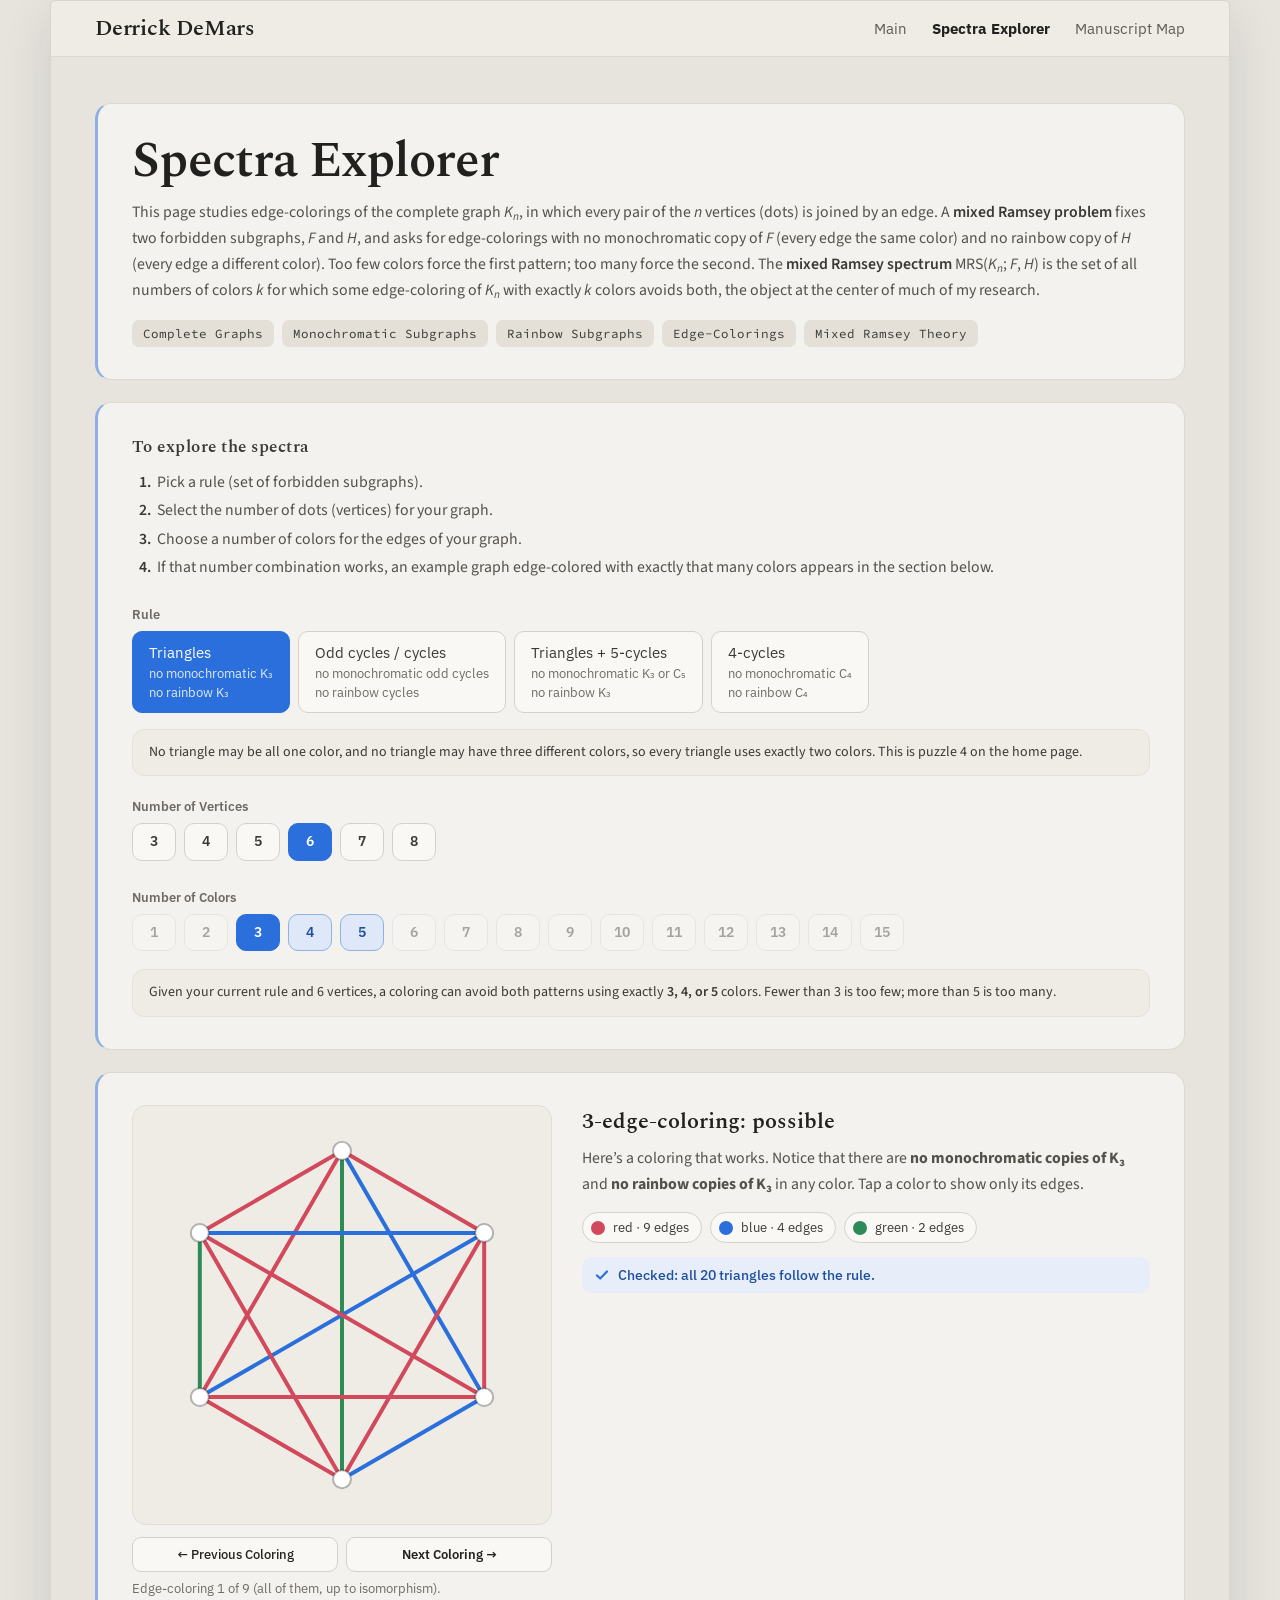
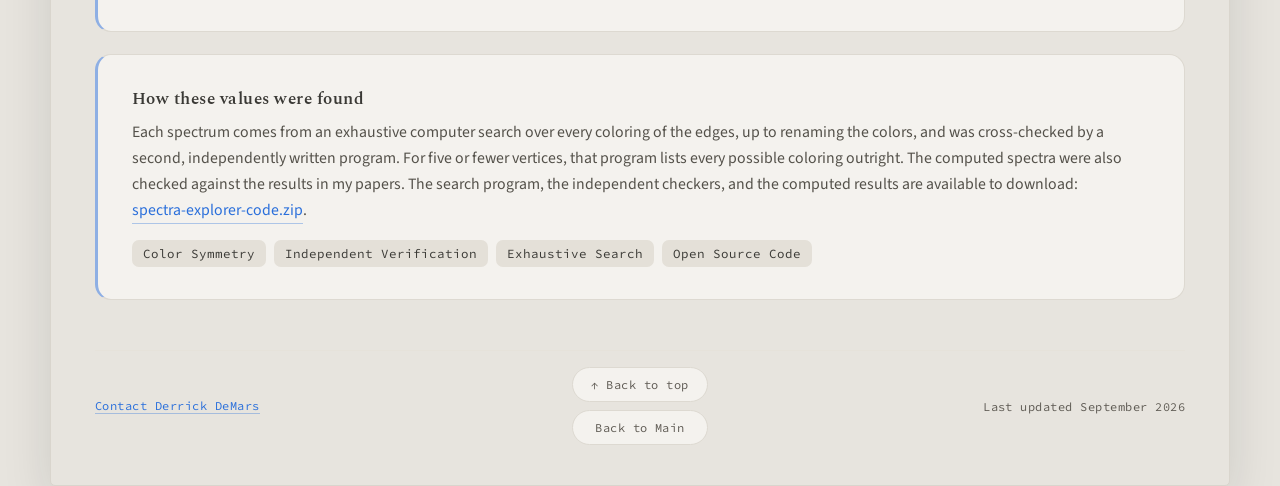
<file: spectra-explorer/index.html>
<!DOCTYPE html>
<html lang="en">
<head>
<meta charset="utf-8">
<!-- Google Tag Manager -->
<script>(function(w,d,s,l,i){w[l]=w[l]||[];w[l].push({'gtm.start':
new Date().getTime(),event:'gtm.js'});var f=d.getElementsByTagName(s)[0],
j=d.createElement(s),dl=l!='dataLayer'?'&l='+l:'';j.async=true;j.src=
'https://www.googletagmanager.com/gtm.js?id='+i+dl;f.parentNode.insertBefore(j,f);
})(window,document,'script','dataLayer','GTM-W3476JL2');</script>
<!-- End Google Tag Manager -->
<!-- Google tag (gtag.js) -->
<script async src="https://www.googletagmanager.com/gtag/js?id=G-5Z5SW66YG1"></script>
<script>
  window.dataLayer = window.dataLayer || [];
  function gtag(){dataLayer.push(arguments);}
  gtag('js', new Date());

  gtag('config', 'G-5Z5SW66YG1');
</script>
<!-- Microsoft Clarity -->
<script type="text/javascript">
    (function(c,l,a,r,i,t,y){
        c[a]=c[a]||function(){(c[a].q=c[a].q||[]).push(arguments)};
        t=l.createElement(r);t.async=1;t.src="https://www.clarity.ms/tag/"+i;
        y=l.getElementsByTagName(r)[0];y.parentNode.insertBefore(t,y);
    })(window, document, "clarity", "script", "ym49k6kw6h");
</script>
<meta name="viewport" content="width=device-width, initial-scale=1">
<title>Spectra Explorer · Derrick DeMars</title>
<meta name="description" content="Pick a coloring rule and a number of vertices, and see exactly which numbers of colors can avoid both forbidden patterns: the mixed Ramsey spectrum.">
<link rel="canonical" href="https://derrickdemars.com/spectra-explorer/">
<meta name="robots" content="index, follow, max-image-preview:large, max-snippet:-1">
<meta name="author" content="Derrick DeMars">
<meta property="og:type" content="website">
<meta property="og:url" content="https://derrickdemars.com/spectra-explorer/">
<meta property="og:site_name" content="Derrick DeMars">
<meta property="og:title" content="Spectra Explorer · Derrick DeMars">
<meta property="og:description" content="Pick a coloring rule and a number of vertices, and see exactly which numbers of colors can avoid both forbidden patterns: the mixed Ramsey spectrum.">
<meta property="og:image" content="https://derrickdemars.com/assets/photoofderrickdemars.jpg">
<meta property="og:image:alt" content="Photo of Derrick DeMars">
<meta name="twitter:card" content="summary">
<meta name="twitter:title" content="Spectra Explorer · Derrick DeMars">
<meta name="twitter:description" content="Pick a coloring rule and a number of vertices, and see exactly which numbers of colors can avoid both forbidden patterns: the mixed Ramsey spectrum.">
<meta name="twitter:image" content="https://derrickdemars.com/assets/photoofderrickdemars.jpg">
<meta name="twitter:image:alt" content="Photo of Derrick DeMars">
<script type="application/ld+json">{"@context": "https://schema.org", "@graph": [{"@type": "WebPage", "@id": "https://derrickdemars.com/spectra-explorer/#webpage", "url": "https://derrickdemars.com/spectra-explorer/", "name": "Spectra Explorer", "description": "Pick a coloring rule and a number of vertices, and see exactly which numbers of colors can avoid both forbidden patterns: the mixed Ramsey spectrum.", "inLanguage": "en", "isPartOf": {"@id": "https://derrickdemars.com/#website"}, "author": {"@type": "Person", "@id": "https://derrickdemars.com/#person", "name": "Derrick DeMars", "url": "https://derrickdemars.com/"}, "breadcrumb": {"@id": "https://derrickdemars.com/spectra-explorer/#breadcrumb"}}, {"@type": "BreadcrumbList", "@id": "https://derrickdemars.com/spectra-explorer/#breadcrumb", "itemListElement": [{"@type": "ListItem", "position": 1, "name": "Derrick DeMars", "item": "https://derrickdemars.com/"}, {"@type": "ListItem", "position": 2, "name": "Spectra Explorer", "item": "https://derrickdemars.com/spectra-explorer/"}]}]}</script>
<link rel="icon" href="/favicon.ico?v=4" sizes="48x48">
<link rel="icon" type="image/png" sizes="32x32" href="/assets/favicon-32.png?v=4">
<link rel="icon" type="image/svg+xml" href="/assets/favicon.svg?v=4">
<link rel="apple-touch-icon" sizes="180x180" href="/assets/apple-touch-icon.png?v=4">
<link rel="preconnect" href="https://fonts.googleapis.com">
<link rel="preconnect" href="https://fonts.gstatic.com" crossorigin="">
<link href="https://fonts.googleapis.com/css2?family=Spectral:ital,wght@0,400;0,500;0,600;0,700;1,400;1,500&amp;family=IBM+Plex+Sans:wght@400;500;600&amp;family=Source+Sans+3:ital,wght@0,400;0,600;1,400&amp;family=Source+Code+Pro:wght@400;500&amp;display=swap" rel="stylesheet">
<link rel="stylesheet" href="/assets/site.css?v=4">
<style>
/* Page-only styles for the Spectra Explorer. Shared styles (colors, fonts, top bar, frame, boxes,
   headings, text, links, buttons, pills, footer) come from /assets/site.css. */
*{box-sizing:border-box;}
.controls{display:grid; grid-template-columns:minmax(0,1fr); gap:22px; align-items:start; margin-top:26px;}
.controls > div{min-width:0;} /* keeps the color row inside the box so it scrolls instead of widening the page */
.group-label{font-size:13px; font-weight:600; color:var(--label); margin:0 0 8px;}
.opts button small{display:block; font-size:11.5px; color:var(--label); margin-top:2px;}
.opts button small + small{margin-top:0;}
.opts button[aria-pressed="true"] small{color:rgba(255,255,255,.85);}
.opts.dots button, .opts.colors button{min-width:44px; text-align:center; font-weight:600;}
/* "More information" popup */
body.modal-open{overflow:hidden;}
@keyframes modalIn{from{opacity:0}to{opacity:1}}
.modal{position:fixed; inset:0; z-index:50; display:flex; align-items:center; justify-content:center; padding:20px; background:rgba(33,34,31,.38); animation:modalIn .2s ease-out;}
.modal[hidden]{display:none;}
.modal-box{position:relative; width:100%; max-width:520px; max-height:calc(100vh - 40px); overflow:auto; background:var(--box); border:1px solid var(--line); border-left:3px solid rgba(42,111,219,.5); border-radius:16px; padding:24px 26px 22px; box-shadow:0 18px 50px rgba(20,22,28,.25);}
.modal-box h2{font-family:var(--head-font); font-size:19px; font-weight:600; color:var(--ink); margin:0 40px 10px 0;}
.modal-box p{font-family:'Source Sans 3',sans-serif; font-size:14px; line-height:1.55; color:#3a3935; margin:0 0 12px;}
#modal-switch{font-family:'Source Sans 3',sans-serif; font-size:14px; line-height:1.55;}
.modal-x{position:absolute; top:12px; right:12px;} /* size and look from site.css */
@media (prefers-reduced-motion: reduce){.modal{animation:none;}}
@media (hover:none),(pointer:coarse){.modal-x{top:8px; right:8px;}}
@media (max-width:760px){.modal{padding:14px;} .modal-box{padding:20px 18px 18px;} .modal-box p, #modal-switch{font-size:13.5px;}}
.linkish{font:inherit; font-weight:600; color:var(--accent); background:none; border:0; padding:0; cursor:pointer; text-decoration:underline; text-underline-offset:2px;}
.rule-text{font-family:'Source Sans 3',sans-serif; font-size:14px; line-height:1.55; color:#3a3935; margin:10px 0 0;
  background:var(--inner); border:1px solid var(--chip); border-radius:12px; padding:12px 16px;} /* same box as the summary sentence */

/* Rule choices: slightly larger buttons and text than the number buttons. */
#rules button{font-size:15px; padding:11px 16px;}
#rules button small{font-size:12.5px; margin-top:3px;}
@media (max-width:760px){ #rules button{font-size:14px; padding:10px 14px;} #rules button small{font-size:12px;} }
/* Number of Colors: same buttons as Number of Vertices; counts that work get a blue outline (drawn inside the
   border so every button stays the same size). The row stays on one line and scrolls sideways when needed. */
.row-scroll{overflow-x:auto; -webkit-overflow-scrolling:touch; padding:3px 3px 6px; margin:-3px -3px 0;}
.opts.row{flex-wrap:nowrap; width:max-content;}
.opts.row button{flex-shrink:0; white-space:nowrap;}
.opts.colors button.ok{background:#dfe8f8; border-color:#8fb1e4; color:#1f4f9e;}
.opts.colors button.ok[aria-pressed="true"]{background:var(--accent); border-color:var(--accent); color:#fff;}
/* Impossible numbers of colors are faded but still tappable (tapping one explains why it fails). */
.opts.colors button:not(.ok){opacity:.42;}
.opts.colors button:not(.ok):hover{opacity:.7;}
.opts.colors button:not(.ok)[aria-pressed="true"]{opacity:1;}
.caption{font-family:'Source Sans 3',sans-serif; font-size:14px; line-height:1.55; color:#3a3935; margin:12px 0 0;
  background:var(--inner); border:1px solid var(--chip); border-radius:12px; padding:12px 16px;} /* inner-card style, as on the home page */
.caption b{font-weight:600;}

/* The selected coloring */
.detail{display:grid; grid-template-columns:minmax(0,420px) minmax(0,1fr); gap:30px; align-items:start;}
.board{background:var(--inner); border:1px solid #e0ddd5; border-radius:14px; padding:10px;}
.board-col{min-width:0;}
/* Phones only: the count line, then the two buttons, sit just above the board (desktop and tablet keep them below). */
@media (max-width:760px){
  .board-col{display:flex; flex-direction:column;}
  #cnav-slot{order:-1; display:flex; flex-direction:column;}
  #cnav-slot .ccount{order:-1; margin:0 0 8px;}
  #cnav-slot .cnav{margin:0 0 10px;}
}
.board svg{display:block; width:100%; height:auto;}
.info h3{font-family:'Spectral',serif; font-size:min(22px, 5.2vw); font-weight:600; margin:0 0 8px; white-space:nowrap;}
.info p{font-family:var(--body-font); font-size:var(--fs-body); line-height:var(--lh-body); color:var(--text); margin:0 0 14px;}
.legend{display:flex; flex-wrap:wrap; gap:8px; margin:4px 0 14px;}
.legend button{gap:8px; padding:6px 12px 6px 8px;} /* pill look from site.css; larger swatch here */
.legend button i{width:14px; height:14px; border-radius:50%; display:inline-block;}
.cnav{display:flex; flex-wrap:nowrap; gap:8px; margin:12px 0 0;} /* the two buttons always share one line and span the board */
.cnav .cbtn{flex:1 1 0; min-width:0; text-align:center;}
.cnav.tight .cbtn{padding-left:.3em; padding-right:.3em;}
/* Coloring buttons: the shared action button (.cbtn) from site.css. */
.ccount{font-size:13px; color:var(--label); margin:8px 0 0; text-align:left; font-family:'IBM Plex Sans',sans-serif; line-height:1.45;}
#graph{transition:opacity .13s ease;}
@media (prefers-reduced-motion: reduce){ #graph{transition:none;} }
.check{display:flex; align-items:center; gap:8px; font-size:13.5px; font-weight:500; color:#1f4f9e; background:#e7eef9; border-radius:10px; padding:9px 12px;}
.check svg{flex-shrink:0;}
.hint{font-size:12.5px; color:var(--label); margin:10px 0 0;}
.empty{font-family:'Source Sans 3',sans-serif; font-size:16px; line-height:1.6; color:var(--text); background:var(--inner); border:1px dashed #cfcac1; border-radius:14px; padding:28px; margin:0;}
line.edge{transition:stroke-opacity .2s ease;}
@media (prefers-reduced-motion: reduce){line.edge{transition:none;}}
@media (max-width:920px){
  .detail{grid-template-columns:1fr;}
  .board-col{max-width:460px; width:100%; margin:0 auto;}
}
@media (max-width:760px){
  .caption,.rule-text{font-size:13.5px; padding:11px 14px;}
}
</style>
</head>
<body>
<!-- Google Tag Manager (noscript) -->
<noscript><iframe src="https://www.googletagmanager.com/ns.html?id=GTM-W3476JL2"
height="0" width="0" style="display:none;visibility:hidden"></iframe></noscript>
<!-- End Google Tag Manager (noscript) -->
<div class="frame">
<div class="screen" id="top">
  <header class="bar">
    <a class="name" href="#top" data-plain="1">Derrick DeMars</a>
    <nav aria-label="Site"><a href="/">Main</a><span aria-current="page">Spectra Explorer</span><a href="/manuscript-map/">Manuscript Map</a></nav>
  </header>
  <main class="page">
    <section class="card">
      <h1 class="title">Spectra Explorer</h1>
      <p class="prose">This page studies edge-colorings of the complete graph <i>K<sub>n</sub></i>, in which every pair of the <i>n</i> vertices (dots) is joined by an edge. A <strong>mixed Ramsey problem</strong> fixes two forbidden subgraphs, <i>F</i> and <i>H</i>, and asks for edge-colorings with no monochromatic copy of <i>F</i> (every edge the same color) and no rainbow copy of <i>H</i> (every edge a different color). Too few colors force the first pattern; too many force the second. The <strong>mixed Ramsey spectrum</strong> MRS(<i>K<sub>n</sub></i>; <i>F</i>, <i>H</i>) is the set of all numbers of colors <i>k</i> for which some edge-coloring of <i>K<sub>n</sub></i> with exactly <i>k</i> colors avoids both, the object at the center of much of my research.</p>
      <div class="tags">
        <span data-tag="1">Mixed Ramsey Theory</span>
        <span data-tag="1">Edge-Colorings</span>
        <span data-tag="1">Complete Graphs</span>
        <span data-tag="1">Monochromatic Subgraphs</span>
        <span data-tag="1">Rainbow Subgraphs</span>
      </div>
    </section>
    <section class="card" aria-labelledby="explore-h">
      <h2 class="sec-h" id="explore-h" style="margin:0 0 8px;">To explore the spectra</h2>
      <ol class="steps">
        <li>Pick a rule (set of forbidden subgraphs).</li>
        <li>Select the number of dots (vertices) for your graph.</li>
        <li>Choose a number of colors for the edges of your graph.</li>
        <li>If that number combination works, an example graph edge-colored with exactly that many colors appears in the section below.</li>
      </ol>
      <div class="controls">
        <div>
          <p class="group-label" id="rule-label">Rule</p>
          <div class="row-scroll"><div class="opts row" id="rules" role="group" aria-labelledby="rule-label"></div></div>
          <p class="rule-text" id="rule-text"></p>
        </div>
        <div>
          <p class="group-label" id="dots-label">Number of Vertices</p>
          <div class="row-scroll"><div class="opts dots row" id="dots" role="group" aria-labelledby="dots-label"></div></div>
        </div>
        <div>
          <p class="group-label" id="colors-label">Number of Colors</p>
          <div class="row-scroll" id="colors-scroll"><div class="opts colors row" id="strip" role="group" aria-labelledby="colors-label"></div></div>
          <p class="caption" id="caption" aria-live="polite"></p>
        </div>
      </div>
    </section>

    <section class="card">
      <div class="detail">
        <div class="board-col"><div class="board"><svg id="graph" viewBox="0 0 400 400" role="img" aria-labelledby="graph-desc"><desc id="graph-desc"></desc></svg></div><div id="cnav-slot"></div></div>
        <div class="info" id="info"></div>
      </div>
    </section>

    <section class="card">
      <h2 class="sec-h" style="margin:0 0 8px;">How these values were found</h2>
      <p class="prose">Each spectrum comes from an exhaustive computer search over every coloring of the edges, up to renaming the colors, and was cross-checked by a second, independently written program. For five or fewer vertices, that program lists every possible coloring outright. The computed spectra were also checked against the results in my papers. The search program, the independent checkers, and the computed results are available to download: <a class="tl" href="/downloads/spectra-explorer-code.zip" download>spectra-explorer-code.zip</a>.</p>
      <div class="tags">
        <span data-tag="1">Exhaustive Search</span>
        <span data-tag="1">Independent Verification</span>
        <span data-tag="1">Color Symmetry</span>
        <span data-tag="1">Open Source Code</span>
      </div>
    </section>

    <footer class="foot">
      <div class="f-left"><a class="tl" href="mailto:contact@derrickdemars.com">Contact Derrick DeMars</a></div>
      <div class="f-mid"><a class="f-top" href="#top" data-box="1">↑ Back to top</a><a class="f-top" href="/" data-box="1">Back to Main</a></div>
      <div class="f-right">Last updated September 2026</div>
    </footer>
  </main>
</div>
</div>
<div class="modal" id="info-modal" hidden>
  <div class="modal-box" role="dialog" aria-modal="true" aria-labelledby="modal-h" aria-describedby="modal-text">
    <button type="button" class="modal-x" aria-label="Close">&times;</button>
    <h2 id="modal-h">Same colorings, different rules</h2>
    <p id="modal-text"></p>
    <button type="button" class="linkish" id="modal-switch"></button>
  </div>
</div>
<script>
(function(){
  // Verified data: DATA[rule][dots] = {x: {k: {c: more colorings, s: 'all' = these are all of them | 'more' = more exist}}, s: spectrum (numbers of colors that work), w: {k: one example coloring}}.
  // Each example lists one color index per line, in the order (0,1), (0,2), ..., (1,2), ... of the dots.
  var DATA={"C":{"3":{"s":[1,2,3],"w":{"1":[0,0,0],"2":[0,1,0],"3":[0,1,2]},"x":{"1":{"c":[],"s":"all"},"2":{"c":[],"s":"all"},"3":{"c":[],"s":"all"}}},"8":{"s":[3,4,5,6,7,8],"w":{"3":[0,1,2,0,0,0,0,0,0,0,1,1,1,0,1,1,2,2,1,2,1,2,2,2,1,1,0,2],"4":[0,1,2,3,0,0,0,0,0,0,0,1,2,0,3,1,1,2,3,2,1,2,3,3,3,1,2,0],"5":[0,1,2,3,4,0,0,0,0,0,4,0,1,0,3,4,1,1,3,4,2,1,4,3,3,4,4,1],"6":[0,1,2,3,4,5,0,0,0,0,0,0,0,0,2,4,5,2,1,4,5,1,4,5,1,4,4,5],"7":[0,1,2,3,4,5,6,0,0,0,0,0,0,0,2,2,5,6,1,1,5,6,1,5,6,5,6,5],"8":[0,1,2,3,4,5,6,7,1,1,4,5,6,0,0,4,5,6,0,4,5,6,4,5,6,4,4,5]},"x":{"7":{"c":[[0,0,0,0,0,0,0,0,1,1,2,2,3,2,2,1,1,3,1,4,4,3,5,6,3,1,3,3],[0,0,0,0,0,0,0,0,1,1,2,2,3,2,2,1,1,3,1,4,5,3,5,6,3,1,3,3],[0,0,0,0,0,0,0,0,1,1,2,2,3,2,2,1,4,3,2,5,4,3,6,4,3,2,3,3],[0,0,0,0,0,0,0,0,1,1,2,3,4,2,3,1,1,4,1,5,2,4,2,6,4,1,4,4],[0,0,0,0,0,0,0,0,1,1,2,3,4,2,5,1,1,4,1,6,2,4,2,0,4,1,4,4],[0,0,0,0,0,0,0,0,1,1,2,3,4,2,5,1,1,4,1,6,2,4,2,3,4,1,4,4],[0,0,0,0,0,0,0,0,1,1,2,3,4,2,5,1,1,4,1,6,2,4,5,5,4,1,4,4],[0,0,0,0,0,0,0,0,1,1,2,3,4,2,5,1,1,4,1,6,3,4,5,3,4,1,4,4],[0,0,0,0,0,0,0,0,1,1,2,3,4,2,5,1,3,4,1,6,3,4,2,3,4,3,4,3]],"s":"more"},"3":{"c":[[0,0,0,0,0,0,0,0,1,1,1,2,2,1,2,2,1,1,0,2,1,2,1,2,1,0,2,2],[0,0,0,0,0,0,0,0,1,1,1,2,2,1,2,2,1,2,1,2,2,0,0,2,1,1,2,1],[0,0,0,0,0,0,1,0,1,1,1,1,2,1,2,2,2,1,0,1,2,2,2,1,0,0,2,1],[0,0,0,0,0,0,1,0,1,1,1,1,2,1,2,2,2,1,0,1,2,2,2,1,1,0,0,2],[0,0,0,0,0,0,1,0,1,1,1,1,2,1,2,2,2,1,0,1,2,2,2,1,1,0,2,0],[0,0,0,0,0,0,1,0,1,1,1,1,2,1,2,2,2,1,0,1,2,2,2,1,2,0,0,1],[0,0,0,0,0,0,1,0,1,1,1,2,0,1,2,2,1,1,0,1,2,2,2,2,1,0,2,1],[0,0,0,0,0,0,1,0,1,1,1,2,0,1,2,2,1,1,0,2,1,2,1,2,1,0,2,2],[0,0,0,0,0,0,1,0,1,1,1,2,0,1,2,2,1,1,0,2,1,2,1,2,2,0,1,2]],"s":"more"},"5":{"c":[[0,0,0,0,0,0,0,0,1,1,1,1,2,3,3,4,4,2,3,0,1,2,1,0,2,4,2,2],[0,0,0,0,0,0,0,0,1,1,1,2,2,1,2,2,1,3,1,2,1,1,2,2,3,4,3,2],[0,0,0,0,0,0,0,0,1,1,1,2,2,1,2,2,1,3,1,2,1,1,2,4,3,2,3,2],[0,0,0,0,0,0,0,0,1,1,1,2,2,1,2,2,1,3,1,2,1,1,2,4,3,4,3,2],[0,0,0,0,0,0,0,0,1,1,1,2,2,1,2,2,3,4,1,2,1,1,2,3,4,3,4,2],[0,0,0,0,0,0,0,0,1,1,1,2,2,1,2,3,1,1,2,3,1,2,1,4,2,3,2,2],[0,0,0,0,0,0,0,0,1,1,1,2,2,1,2,3,1,2,2,3,1,1,1,4,2,3,2,2],[0,0,0,0,0,0,0,0,1,1,1,2,2,1,3,4,1,1,3,4,1,2,1,3,2,4,2,2],[0,0,0,0,0,0,0,0,1,1,1,2,2,1,3,4,1,2,3,4,1,1,1,3,2,4,2,2]],"s":"more"},"6":{"c":[[0,0,0,0,0,0,0,0,1,1,1,2,3,1,2,4,1,3,2,0,1,3,1,5,3,2,3,3],[0,0,0,0,0,0,0,0,1,1,1,2,3,1,2,4,1,3,2,4,1,3,1,5,3,2,3,3],[0,0,0,0,0,0,0,0,1,1,1,2,3,1,2,4,1,3,2,4,1,3,1,5,3,4,3,3],[0,0,0,0,0,0,0,0,1,1,1,2,3,1,4,5,1,3,0,5,1,3,1,2,3,2,3,3],[0,0,0,0,0,0,0,0,1,1,1,2,3,1,4,5,1,3,4,5,1,1,1,4,3,5,3,3],[0,0,0,0,0,0,0,0,1,1,1,2,3,1,4,5,1,3,4,5,1,3,1,2,3,2,3,3],[0,0,0,0,0,0,0,0,1,1,1,2,3,1,4,5,1,3,4,5,1,3,1,2,3,5,3,3],[0,0,0,0,0,0,0,0,1,1,1,2,3,1,4,5,1,3,4,5,1,3,1,4,3,5,3,3],[0,0,0,0,0,0,0,0,1,1,1,2,3,1,4,5,1,3,4,5,2,3,1,2,3,2,3,3]],"s":"more"},"8":{"c":[[0,0,0,0,0,0,0,1,1,1,1,1,1,2,2,2,2,2,3,3,3,3,4,4,4,5,6,7],[0,0,0,0,0,0,0,1,1,1,1,1,1,2,2,2,2,2,3,3,3,3,4,4,5,4,6,7],[0,0,0,0,0,0,0,1,1,1,1,1,1,2,2,2,2,2,3,3,3,3,4,4,5,5,6,7],[0,0,0,0,0,0,0,1,1,1,1,1,1,2,2,2,2,2,3,3,3,3,4,5,6,6,5,7],[0,0,0,0,0,0,0,1,1,1,1,1,1,2,2,2,2,2,3,3,3,4,4,4,5,4,6,7],[0,0,0,0,0,0,0,1,1,1,1,1,1,2,2,2,2,2,3,3,4,4,3,5,5,6,7,3],[0,0,0,0,0,0,0,1,1,1,1,1,1,2,2,2,2,2,3,3,4,4,3,5,6,5,7,3],[0,0,0,0,0,0,0,1,1,1,1,1,1,2,2,2,2,2,3,3,4,4,3,5,6,6,7,3],[0,0,0,0,0,0,0,1,1,1,1,1,1,2,2,2,2,3,4,4,4,4,5,6,3,7,3,3]],"s":"more"},"4":{"c":[[0,0,0,0,0,0,0,0,1,1,1,1,2,1,3,3,3,2,0,1,3,2,3,1,2,0,2,2],[0,0,0,0,0,0,0,0,1,1,1,1,2,3,3,3,3,2,0,1,3,2,3,1,2,0,2,2],[0,0,0,0,0,0,0,0,1,1,1,2,2,1,2,2,1,1,0,2,1,2,1,2,1,3,2,2],[0,0,0,0,0,0,0,0,1,1,1,2,2,1,2,2,1,1,1,2,1,2,2,2,3,3,1,2],[0,0,0,0,0,0,0,0,1,1,1,2,2,1,2,2,1,1,1,2,1,2,2,2,3,3,3,2],[0,0,0,0,0,0,0,0,1,1,1,2,2,1,2,2,1,1,1,2,1,2,2,3,3,3,1,2],[0,0,0,0,0,0,0,0,1,1,1,2,2,1,2,2,1,1,1,2,1,2,2,3,3,3,2,2],[0,0,0,0,0,0,0,0,1,1,1,2,2,1,2,2,1,3,1,2,1,1,2,0,3,2,3,2],[0,0,0,0,0,0,0,0,1,1,1,2,2,1,2,2,1,3,1,2,1,1,2,2,3,0,3,2]],"s":"more"}}},"5":{"s":[2,3,4,5],"w":{"2":[0,1,0,0,0,0,1,1,1,1],"3":[0,1,2,0,0,0,0,0,1,1],"4":[0,1,2,3,0,0,0,0,2,1],"5":[0,1,2,3,4,1,1,0,0,0]},"x":{"2":{"c":[[0,0,1,1,1,0,1,1,0,0]],"s":"all"},"4":{"c":[[0,0,0,0,0,1,1,2,3,0],[0,0,0,0,0,1,1,2,3,1],[0,0,0,0,0,1,2,1,3,1],[0,0,0,0,0,1,2,2,3,0],[0,0,0,0,0,1,2,2,3,1],[0,0,0,0,1,1,1,1,2,3],[0,0,0,0,1,1,1,2,2,3],[0,0,0,0,1,1,2,1,2,3],[0,0,0,0,1,1,2,2,1,3]],"s":"more"},"5":{"c":[[0,0,0,0,1,1,1,2,3,4],[0,0,0,0,1,1,2,1,3,4],[0,0,0,0,1,1,2,2,3,4],[0,0,0,0,1,2,3,3,2,4],[0,0,0,1,1,1,2,1,3,4],[0,0,1,1,0,2,2,3,4,0],[0,0,1,1,0,2,3,2,4,0],[0,0,1,1,0,2,3,3,4,0]],"s":"all"},"3":{"c":[[0,0,0,0,0,1,1,1,2,1],[0,0,0,0,0,1,1,1,2,2],[0,0,0,0,0,1,1,2,2,0],[0,0,0,0,0,1,1,2,2,1],[0,0,0,0,0,1,2,1,2,1],[0,0,0,0,0,1,2,2,1,0],[0,0,0,0,0,1,2,2,1,1],[0,0,0,0,1,1,1,1,2,2],[0,0,0,0,1,1,1,2,2,2]],"s":"more"}}},"6":{"s":[3,4,5,6],"w":{"3":[0,1,2,0,0,0,0,0,1,0,1,1,1,2,1],"4":[0,1,2,3,0,0,0,0,0,0,2,2,1,1,1],"5":[0,1,2,3,4,0,0,0,0,0,2,2,1,1,1],"6":[0,1,2,3,4,5,1,1,4,0,0,4,0,4,4]},"x":{"5":{"c":[[0,0,0,0,0,0,1,1,2,2,3,1,1,4,2],[0,0,0,0,0,0,1,1,2,2,3,1,1,4,3],[0,0,0,0,0,0,1,1,2,3,4,1,1,0,4],[0,0,0,0,0,0,1,1,2,3,4,1,1,2,2],[0,0,0,0,0,0,1,1,2,3,4,1,1,2,4],[0,0,0,0,0,0,1,1,2,3,4,1,1,3,4],[0,0,0,0,0,0,1,1,2,3,4,2,0,2,2],[0,0,0,0,0,0,1,1,2,3,4,2,1,2,2],[0,0,0,0,0,0,1,2,3,1,2,4,1,1,2]],"s":"more"},"3":{"c":[[0,0,0,0,0,0,1,1,1,1,2,2,0,1,2],[0,0,0,0,0,0,1,1,1,1,2,2,0,2,1],[0,0,0,0,0,0,1,1,1,1,2,2,0,2,2],[0,0,0,0,0,0,1,1,1,1,2,2,1,2,0],[0,0,0,0,0,0,1,1,1,1,2,2,1,2,2],[0,0,0,0,0,0,1,1,1,2,2,2,0,1,2],[0,0,0,0,0,0,1,1,2,1,2,1,0,2,1],[0,0,0,0,0,0,1,1,2,1,2,1,0,2,2],[0,0,0,0,0,0,1,1,2,1,2,1,1,1,0]],"s":"more"},"6":{"c":[[0,0,0,0,0,1,1,1,1,2,2,2,3,4,5],[0,0,0,0,0,1,1,1,1,2,2,3,2,4,5],[0,0,0,0,0,1,1,1,1,2,2,3,3,4,5],[0,0,0,0,0,1,1,1,1,2,3,4,4,3,5],[0,0,0,0,0,1,1,1,2,2,2,3,2,4,5],[0,0,0,0,0,1,1,2,2,1,3,3,4,5,1],[0,0,0,0,0,1,1,2,2,1,3,4,3,5,1],[0,0,0,0,0,1,1,2,2,1,3,4,4,5,1],[0,0,0,0,1,2,2,2,2,3,4,1,5,1,1]],"s":"more"},"4":{"c":[[0,0,0,0,0,0,1,1,1,1,2,3,0,3,1],[0,0,0,0,0,0,1,1,1,1,2,3,2,3,1],[0,0,0,0,0,0,1,1,1,2,2,3,2,0,1],[0,0,0,0,0,0,1,1,2,1,2,1,1,1,3],[0,0,0,0,0,0,1,1,2,1,2,1,1,2,3],[0,0,0,0,0,0,1,1,2,1,2,1,2,2,3],[0,0,0,0,0,0,1,1,2,1,2,3,1,1,0],[0,0,0,0,0,0,1,1,2,1,2,3,1,1,3],[0,0,0,0,0,0,1,1,2,1,2,3,2,0,1]],"s":"more"}}},"4":{"s":[2,3,4],"w":{"2":[0,1,0,0,0,1],"3":[0,1,2,0,0,0],"4":[0,1,2,3,1,0]},"x":{"4":{"c":[[0,0,0,1,2,3],[0,0,1,0,2,3],[0,0,1,1,2,3]],"s":"all"},"2":{"c":[[0,0,0,1,1,1],[0,0,1,1,0,1]],"s":"all"},"3":{"c":[[0,0,0,1,1,2],[0,0,1,0,1,2],[0,0,1,1,0,2],[0,0,1,1,1,2],[0,0,1,1,2,2],[0,0,1,2,1,2],[0,1,2,2,1,0]],"s":"all"}}},"7":{"s":[3,4,5,6,7],"w":{"3":[0,1,2,0,0,0,0,0,0,1,1,0,1,1,2,1,2,1,1,2,0],"4":[0,1,2,3,0,0,0,0,0,0,1,0,3,1,1,3,2,1,3,3,1],"5":[0,1,2,3,4,0,0,0,0,0,0,0,2,4,2,1,4,1,4,1,4],"6":[0,1,2,3,4,5,0,0,0,0,0,0,2,2,5,1,1,5,1,5,5],"7":[0,1,2,3,4,5,6,1,1,4,5,0,0,4,5,0,4,5,4,5,4]},"x":{"3":{"c":[[0,0,0,0,0,0,0,1,1,1,1,1,2,2,2,0,1,2,2,1,0],[0,0,0,0,0,0,0,1,1,1,1,2,2,2,2,0,1,2,2,1,0],[0,0,0,0,0,0,0,1,1,1,2,1,2,2,1,0,1,2,2,1,0],[0,0,0,0,0,0,0,1,1,1,2,1,2,2,1,0,1,2,2,1,2],[0,0,0,0,0,0,0,1,1,1,2,1,2,2,1,0,1,2,2,2,0],[0,0,0,0,0,0,0,1,1,1,2,1,2,2,1,0,2,1,1,2,0],[0,0,0,0,0,0,0,1,1,1,2,1,2,2,1,0,2,2,1,1,0],[0,0,0,0,0,0,0,1,1,1,2,1,2,2,1,0,2,2,1,1,2],[0,0,0,0,0,0,0,1,1,1,2,1,2,2,1,0,2,2,1,2,0]],"s":"more"},"4":{"c":[[0,0,0,0,0,0,0,1,1,1,1,2,2,3,3,2,0,1,1,0,3],[0,0,0,0,0,0,0,1,1,1,2,1,2,2,1,0,1,2,2,1,3],[0,0,0,0,0,0,0,1,1,1,2,1,2,2,1,0,2,1,1,2,3],[0,0,0,0,0,0,0,1,1,1,2,1,2,2,1,1,2,1,2,2,3],[0,0,0,0,0,0,0,1,1,1,2,1,2,2,1,1,2,1,2,3,2],[0,0,0,0,0,0,0,1,1,1,2,1,2,2,1,1,2,1,2,3,3],[0,0,0,0,0,0,0,1,1,1,2,1,2,2,1,1,2,2,2,3,1],[0,0,0,0,0,0,0,1,1,1,2,1,2,2,1,1,2,2,2,3,2],[0,0,0,0,0,0,0,1,1,1,2,1,2,2,1,1,2,2,2,3,3]],"s":"more"},"7":{"c":[[0,0,0,0,0,0,1,1,1,1,1,2,2,2,2,3,3,3,4,5,6],[0,0,0,0,0,0,1,1,1,1,1,2,2,2,2,3,3,4,3,5,6],[0,0,0,0,0,0,1,1,1,1,1,2,2,2,2,3,3,4,4,5,6],[0,0,0,0,0,0,1,1,1,1,1,2,2,2,2,3,4,5,5,4,6],[0,0,0,0,0,0,1,1,1,1,1,2,2,2,3,3,3,4,3,5,6],[0,0,0,0,0,0,1,1,1,1,1,2,2,3,3,2,4,4,5,6,2],[0,0,0,0,0,0,1,1,1,1,1,2,2,3,3,2,4,5,4,6,2],[0,0,0,0,0,0,1,1,1,1,1,2,2,3,3,2,4,5,5,6,2],[0,0,0,0,0,0,1,1,1,1,2,3,3,3,3,4,5,2,6,2,2]],"s":"more"},"5":{"c":[[0,0,0,0,0,0,0,1,1,1,2,1,2,3,1,2,0,1,1,4,2],[0,0,0,0,0,0,0,1,1,1,2,1,2,3,1,2,3,1,1,4,2],[0,0,0,0,0,0,0,1,1,1,2,1,2,3,1,2,3,1,1,4,3],[0,0,0,0,0,0,0,1,1,1,2,1,3,4,1,0,4,1,1,2,2],[0,0,0,0,0,0,0,1,1,1,2,1,3,4,1,3,4,1,1,2,2],[0,0,0,0,0,0,0,1,1,1,2,1,3,4,1,3,4,1,1,2,4],[0,0,0,0,0,0,0,1,1,1,2,1,3,4,1,3,4,1,1,3,4],[0,0,0,0,0,0,0,1,1,1,2,1,3,4,1,3,4,2,1,2,2],[0,0,0,0,0,0,0,1,1,1,2,1,3,4,2,0,4,2,1,2,2]],"s":"more"},"6":{"c":[[0,0,0,0,0,0,0,1,1,2,2,2,2,1,1,1,3,3,4,5,1],[0,0,0,0,0,0,0,1,1,2,2,2,2,1,1,1,3,4,4,5,1],[0,0,0,0,0,0,0,1,1,2,2,2,2,1,3,2,4,3,5,3,2],[0,0,0,0,0,0,0,1,1,2,3,2,3,1,1,1,4,2,2,5,1],[0,0,0,0,0,0,0,1,1,2,3,2,4,1,1,1,5,2,2,0,1],[0,0,0,0,0,0,0,1,1,2,3,2,4,1,1,1,5,2,2,3,1],[0,0,0,0,0,0,0,1,1,2,3,2,4,1,1,1,5,2,4,4,1],[0,0,0,0,0,0,0,1,1,2,3,2,4,1,1,1,5,3,4,3,1],[0,0,0,0,0,0,0,1,1,2,3,2,4,1,3,1,5,3,2,3,3]],"s":"more"}}}},"B":{"3":{"s":[2],"w":{"2":[0,1,0]},"x":{"2":{"c":[],"s":"all"}}},"7":{"s":[3,4,5,6],"w":{"3":[0,1,2,0,0,0,0,0,1,1,2,1,0,0,0,0,0,0,2,1,1],"4":[0,1,2,3,0,0,0,0,0,1,1,1,1,0,0,2,0,0,0,0,2],"5":[0,1,2,3,4,0,0,0,0,0,1,1,1,1,0,2,2,0,3,0,0],"6":[0,1,2,3,4,5,0,0,0,0,0,1,1,1,1,2,2,2,3,3,4]},"x":{"4":{"c":[[0,0,0,0,0,0,1,1,1,1,2,2,2,3,1,3,2,1,2,1,1],[0,0,0,0,0,0,1,1,1,1,2,2,2,3,1,3,2,1,3,1,1],[0,0,0,0,0,0,1,1,1,1,2,2,2,3,1,3,2,2,2,2,1],[0,0,0,0,0,0,1,1,1,1,2,2,3,3,1,3,3,1,2,1,1],[0,0,0,0,0,0,1,1,1,2,2,2,2,1,1,3,1,1,1,1,3],[0,0,0,0,0,0,1,1,1,2,2,2,2,1,1,3,2,2,2,2,3],[0,0,0,0,0,0,1,1,1,2,2,2,3,1,1,3,1,1,1,1,3],[0,0,0,0,0,1,1,1,1,1,0,2,2,3,0,3,2,0,2,0,0],[0,0,0,0,0,1,1,1,1,1,0,2,2,3,0,3,2,0,3,0,0]],"s":"more"},"5":{"c":[[0,0,0,0,0,0,1,1,1,1,1,2,2,2,2,3,3,4,4,3,3],[0,0,0,0,0,0,1,1,1,1,1,2,2,2,2,3,3,4,4,3,4],[0,0,0,0,0,0,1,1,1,1,1,2,2,2,3,3,3,2,4,2,2],[0,0,0,0,0,0,1,1,1,1,1,2,2,2,3,3,3,2,4,3,3],[0,0,0,0,0,0,1,1,1,1,1,2,2,2,3,3,4,2,4,2,2],[0,0,0,0,0,0,1,1,1,1,2,2,2,2,1,3,3,1,4,1,1],[0,0,0,0,0,0,1,1,1,1,2,2,2,2,1,3,3,2,4,2,2],[0,0,0,0,0,0,1,1,1,1,2,2,2,3,1,4,2,1,2,1,1],[0,0,0,0,0,0,1,1,1,1,2,2,2,3,1,4,2,2,2,2,1]],"s":"more"},"3":{"c":[[0,0,0,0,1,1,1,1,2,0,0,2,1,0,0,2,0,0,0,0,2],[0,0,0,0,1,1,1,1,2,0,0,2,1,1,1,1,1,1,0,0,2],[0,0,0,0,1,1,1,2,2,0,0,2,2,0,0,1,0,0,0,0,2]],"s":"all"},"6":{"c":[[0,0,0,0,0,0,1,1,1,1,1,2,2,2,2,3,3,4,5,3,3],[0,0,0,0,0,0,1,1,1,1,1,2,2,2,3,4,4,2,5,2,2],[0,0,0,0,0,0,1,1,1,1,2,3,3,3,1,4,4,1,5,1,1],[0,0,0,0,0,0,1,1,1,1,2,3,3,4,1,5,3,1,3,1,1],[0,0,0,0,0,0,1,1,1,2,2,3,3,1,1,4,1,1,1,1,5],[0,0,0,0,0,1,2,2,2,2,0,3,3,3,0,4,4,0,5,0,0],[0,0,0,0,0,1,2,2,2,2,0,3,3,4,0,5,3,0,3,0,0],[0,0,0,0,0,1,2,2,2,3,0,4,4,2,0,5,2,0,2,0,0],[0,0,0,0,1,1,2,2,2,0,0,3,3,0,0,4,0,0,0,0,5]],"s":"more"}}},"4":{"s":[2,3],"w":{"2":[0,1,0,0,1,0],"3":[0,1,2,0,0,1]},"x":{"2":{"c":[[0,0,1,1,0,1]],"s":"all"},"3":{"c":[[0,0,1,2,0,0]],"s":"all"}}},"5":{"s":[3,4],"w":{"3":[0,1,2,0,0,0,1,1,0,0],"4":[0,1,2,3,0,0,0,1,1,2]},"x":{"4":{"c":[[0,0,0,0,1,1,2,3,1,1],[0,0,0,1,2,2,0,3,0,0]],"s":"all"},"3":{"c":[[0,0,0,0,1,1,2,2,1,1],[0,0,0,0,1,1,2,2,1,2],[0,0,0,1,1,1,0,2,1,1],[0,0,0,1,1,2,0,2,0,0]],"s":"all"}}},"6":{"s":[3,4,5],"w":{"3":[0,1,2,0,0,0,0,1,1,1,0,0,0,0,2],"4":[0,1,2,3,0,0,0,0,1,1,1,0,2,0,0],"5":[0,1,2,3,4,0,0,0,0,1,1,1,2,2,3]},"x":{"5":{"c":[[0,0,0,0,0,1,1,1,1,2,2,3,4,2,2],[0,0,0,0,0,1,1,1,2,3,3,1,4,1,1],[0,0,0,0,1,2,2,2,0,3,3,0,4,0,0],[0,0,0,0,1,2,2,3,0,4,2,0,2,0,0],[0,0,0,1,1,2,2,0,0,3,0,0,0,0,4]],"s":"all"},"4":{"c":[[0,0,0,0,0,1,1,1,1,2,2,3,3,2,2],[0,0,0,0,0,1,1,1,1,2,2,3,3,2,3],[0,0,0,0,0,1,1,1,2,2,2,1,3,1,1],[0,0,0,0,0,1,1,1,2,2,2,1,3,2,2],[0,0,0,0,0,1,1,1,2,2,3,1,3,1,1],[0,0,0,0,1,1,1,1,0,2,2,1,3,1,1],[0,0,0,0,1,1,1,2,0,3,1,0,1,0,0],[0,0,0,0,1,1,1,2,0,3,1,1,1,1,0],[0,0,0,0,1,1,1,2,0,3,2,0,2,0,0]],"s":"more"},"3":{"c":[[0,0,0,0,1,1,1,2,0,2,1,0,1,0,0],[0,0,0,0,1,1,1,2,0,2,1,0,2,0,0],[0,0,0,0,1,1,1,2,0,2,1,1,1,1,0],[0,0,0,0,1,1,2,2,0,2,2,0,1,0,0],[0,0,0,1,1,1,1,0,0,2,1,1,1,1,2],[0,0,0,1,1,1,2,0,0,2,0,0,0,0,2]],"s":"all"}}},"8":{"s":[3,4,5,6,7],"w":{"3":[0,1,2,0,0,0,1,0,0,1,1,2,0,1,0,0,0,2,0,0,0,1,2,1,0,1,0,0],"4":[0,1,2,3,0,0,0,0,0,0,1,1,1,1,1,0,0,0,2,0,0,0,0,0,0,2,2,3],"5":[0,1,2,3,4,0,0,0,0,0,0,1,1,1,1,1,0,0,2,2,0,0,3,0,0,0,0,2],"6":[0,1,2,3,4,5,0,0,0,0,0,0,1,1,1,1,1,0,2,2,2,0,3,3,0,4,0,0],"7":[0,1,2,3,4,5,6,0,0,0,0,0,0,1,1,1,1,1,2,2,2,2,3,3,3,4,4,5]},"x":{"6":{"c":[[0,0,0,0,0,0,0,1,1,1,1,1,1,2,2,2,2,2,3,3,3,3,4,4,5,5,4,4],[0,0,0,0,0,0,0,1,1,1,1,1,1,2,2,2,2,2,3,3,3,3,4,4,5,5,4,5],[0,0,0,0,0,0,0,1,1,1,1,1,1,2,2,2,2,2,3,3,3,4,4,4,3,5,3,3],[0,0,0,0,0,0,0,1,1,1,1,1,1,2,2,2,2,2,3,3,3,4,4,4,3,5,4,4],[0,0,0,0,0,0,0,1,1,1,1,1,1,2,2,2,2,2,3,3,3,4,4,5,3,5,3,3],[0,0,0,0,0,0,0,1,1,1,1,1,1,2,2,2,2,3,3,3,3,2,4,4,2,5,2,2],[0,0,0,0,0,0,0,1,1,1,1,1,1,2,2,2,2,3,3,3,3,2,4,4,3,5,3,3],[0,0,0,0,0,0,0,1,1,1,1,1,1,2,2,2,2,3,3,3,4,2,5,3,2,3,2,2],[0,0,0,0,0,0,0,1,1,1,1,1,1,2,2,2,2,3,3,3,4,2,5,3,3,3,3,2]],"s":"more"},"3":{"c":[[0,0,0,0,1,1,2,1,1,2,0,0,0,2,1,0,0,0,1,0,0,0,0,0,0,2,1,2],[0,0,0,0,1,1,2,1,1,2,0,0,0,2,1,0,0,0,2,0,0,0,0,0,0,2,1,2],[0,0,0,0,1,1,2,1,1,2,0,0,0,2,1,1,1,0,1,1,1,0,0,0,0,2,1,1],[0,0,0,0,1,1,2,1,2,2,0,0,0,2,2,0,0,0,1,0,0,0,0,0,0,2,1,1]],"s":"all"},"5":{"c":[[0,0,0,0,0,0,0,1,1,1,1,1,1,2,2,2,2,3,3,3,4,2,4,3,2,3,2,2],[0,0,0,0,0,0,0,1,1,1,1,1,1,2,2,2,2,3,3,3,4,2,4,3,2,4,2,2],[0,0,0,0,0,0,0,1,1,1,1,1,1,2,2,2,2,3,3,3,4,2,4,3,3,3,3,2],[0,0,0,0,0,0,0,1,1,1,1,1,1,2,2,2,2,3,3,4,4,2,4,4,2,3,2,2],[0,0,0,0,0,0,0,1,1,1,1,1,1,2,2,2,3,3,3,3,2,2,4,2,2,2,2,4],[0,0,0,0,0,0,0,1,1,1,1,1,1,2,2,2,3,3,3,3,2,2,4,3,3,3,3,4],[0,0,0,0,0,0,0,1,1,1,1,1,1,2,2,2,3,3,3,4,2,2,4,2,2,2,2,4],[0,0,0,0,0,0,0,1,1,1,1,1,2,2,2,2,2,1,3,3,4,1,4,3,1,3,1,1],[0,0,0,0,0,0,0,1,1,1,1,1,2,2,2,2,2,1,3,3,4,1,4,3,1,4,1,1]],"s":"more"},"7":{"c":[[0,0,0,0,0,0,0,1,1,1,1,1,1,2,2,2,2,2,3,3,3,3,4,4,5,6,4,4],[0,0,0,0,0,0,0,1,1,1,1,1,1,2,2,2,2,2,3,3,3,4,5,5,3,6,3,3],[0,0,0,0,0,0,0,1,1,1,1,1,1,2,2,2,2,3,4,4,4,2,5,5,2,6,2,2],[0,0,0,0,0,0,0,1,1,1,1,1,1,2,2,2,2,3,4,4,5,2,6,4,2,4,2,2],[0,0,0,0,0,0,0,1,1,1,1,1,1,2,2,2,3,3,4,4,2,2,5,2,2,2,2,6],[0,0,0,0,0,0,0,1,1,1,1,1,2,3,3,3,3,1,4,4,4,1,5,5,1,6,1,1],[0,0,0,0,0,0,0,1,1,1,1,1,2,3,3,3,3,1,4,4,5,1,6,4,1,4,1,1],[0,0,0,0,0,0,0,1,1,1,1,1,2,3,3,3,4,1,5,5,3,1,6,3,1,3,1,1],[0,0,0,0,0,0,0,1,1,1,1,2,2,3,3,3,1,1,4,4,1,1,5,1,1,1,1,6]],"s":"more"},"4":{"c":[[0,0,0,0,0,0,0,1,1,1,1,2,2,2,2,3,1,1,3,2,1,1,2,1,1,1,1,3],[0,0,0,0,0,0,0,1,1,1,1,2,2,2,2,3,1,1,3,2,1,1,3,1,1,1,1,3],[0,0,0,0,0,0,0,1,1,1,1,2,2,2,2,3,1,1,3,2,2,2,2,2,2,1,1,3],[0,0,0,0,0,0,0,1,1,1,1,2,2,2,3,3,1,1,3,3,1,1,2,1,1,1,1,3],[0,0,0,0,0,0,1,1,1,1,1,2,0,2,2,3,1,0,3,2,1,0,2,1,0,1,0,0],[0,0,0,0,0,0,1,1,1,1,1,2,0,2,2,3,1,0,3,2,1,0,3,1,0,1,0,0],[0,0,0,0,0,0,1,1,1,1,1,2,0,2,2,3,1,0,3,2,2,0,2,2,0,1,0,0],[0,0,0,0,0,0,1,1,1,1,1,2,0,2,2,3,1,1,3,2,1,1,2,1,1,1,1,0],[0,0,0,0,0,0,1,1,1,1,1,2,0,2,2,3,1,1,3,2,1,1,3,1,1,1,1,0]],"s":"more"}}}},"A":{"5":{"s":[2,3,4],"w":{"2":[0,1,0,1,0,1,1,1,0,0],"3":[0,1,2,0,0,0,1,1,0,0],"4":[0,1,2,3,0,0,0,1,1,2]},"x":{"2":{"c":[],"s":"all"},"4":{"c":[[0,0,0,0,1,1,2,3,1,1],[0,0,0,1,2,2,0,3,0,0]],"s":"all"},"3":{"c":[[0,0,0,0,1,1,2,2,1,1],[0,0,0,0,1,1,2,2,1,2],[0,0,0,1,1,1,0,2,1,1],[0,0,0,1,1,2,0,2,0,0]],"s":"all"}}},"6":{"s":[3,4,5],"w":{"3":[0,1,2,0,0,0,0,1,1,1,0,0,0,0,2],"4":[0,1,2,3,0,0,0,0,1,1,1,0,2,0,0],"5":[0,1,2,3,4,0,0,0,0,1,1,1,2,2,3]},"x":{"5":{"c":[[0,0,0,0,0,1,1,1,1,2,2,3,4,2,2],[0,0,0,0,0,1,1,1,2,3,3,1,4,1,1],[0,0,0,0,1,2,2,2,0,3,3,0,4,0,0],[0,0,0,0,1,2,2,3,0,4,2,0,2,0,0],[0,0,0,1,1,2,2,0,0,3,0,0,0,0,4]],"s":"all"},"3":{"c":[[0,0,0,0,0,1,1,2,2,2,1,2,2,1,1],[0,0,0,0,1,1,1,2,0,2,1,0,1,0,0],[0,0,0,0,1,1,1,2,0,2,1,0,2,0,0],[0,0,0,0,1,1,1,2,0,2,1,1,1,1,0],[0,0,0,0,1,1,2,2,0,2,2,0,1,0,0],[0,0,0,1,1,1,1,0,0,2,1,1,1,1,2],[0,0,0,1,1,1,1,0,1,2,1,0,1,0,0],[0,0,0,1,1,1,2,0,0,2,0,0,0,0,2]],"s":"all"},"4":{"c":[[0,0,0,0,0,1,1,1,1,2,2,3,3,2,2],[0,0,0,0,0,1,1,1,1,2,2,3,3,2,3],[0,0,0,0,0,1,1,1,2,2,2,1,3,1,1],[0,0,0,0,0,1,1,1,2,2,2,1,3,2,2],[0,0,0,0,0,1,1,1,2,2,3,1,3,1,1],[0,0,0,0,1,1,1,1,0,2,2,1,3,1,1],[0,0,0,0,1,1,1,2,0,3,1,0,1,0,0],[0,0,0,0,1,1,1,2,0,3,1,1,1,1,0],[0,0,0,0,1,1,1,2,0,3,2,0,2,0,0]],"s":"more"}}},"3":{"s":[2],"w":{"2":[0,1,0]},"x":{"2":{"c":[],"s":"all"}}},"7":{"s":[3,4,5,6],"w":{"3":[0,1,2,0,0,0,0,0,1,1,2,1,0,0,0,0,0,0,2,1,1],"4":[0,1,2,3,0,0,0,0,0,1,1,1,1,0,0,2,0,0,0,0,2],"5":[0,1,2,3,4,0,0,0,0,0,1,1,1,1,0,2,2,0,3,0,0],"6":[0,1,2,3,4,5,0,0,0,0,0,1,1,1,1,2,2,2,3,3,4]},"x":{"6":{"c":[[0,0,0,0,0,0,1,1,1,1,1,2,2,2,2,3,3,4,5,3,3],[0,0,0,0,0,0,1,1,1,1,1,2,2,2,3,4,4,2,5,2,2],[0,0,0,0,0,0,1,1,1,1,2,3,3,3,1,4,4,1,5,1,1],[0,0,0,0,0,0,1,1,1,1,2,3,3,4,1,5,3,1,3,1,1],[0,0,0,0,0,0,1,1,1,2,2,3,3,1,1,4,1,1,1,1,5],[0,0,0,0,0,1,2,2,2,2,0,3,3,3,0,4,4,0,5,0,0],[0,0,0,0,0,1,2,2,2,2,0,3,3,4,0,5,3,0,3,0,0],[0,0,0,0,0,1,2,2,2,3,0,4,4,2,0,5,2,0,2,0,0],[0,0,0,0,1,1,2,2,2,0,0,3,3,0,0,4,0,0,0,0,5]],"s":"more"},"5":{"c":[[0,0,0,0,0,0,1,1,1,1,1,2,2,2,2,3,3,4,4,3,3],[0,0,0,0,0,0,1,1,1,1,1,2,2,2,2,3,3,4,4,3,4],[0,0,0,0,0,0,1,1,1,1,1,2,2,2,3,3,3,2,4,2,2],[0,0,0,0,0,0,1,1,1,1,1,2,2,2,3,3,3,2,4,3,3],[0,0,0,0,0,0,1,1,1,1,1,2,2,2,3,3,4,2,4,2,2],[0,0,0,0,0,0,1,1,1,1,2,2,2,2,1,3,3,1,4,1,1],[0,0,0,0,0,0,1,1,1,1,2,2,2,2,1,3,3,2,4,2,2],[0,0,0,0,0,0,1,1,1,1,2,2,2,3,1,4,2,1,2,1,1],[0,0,0,0,0,0,1,1,1,1,2,2,2,3,1,4,2,2,2,2,1]],"s":"more"},"4":{"c":[[0,0,0,0,0,0,1,1,1,1,1,2,2,3,3,3,2,3,3,2,2],[0,0,0,0,0,0,1,1,1,1,2,2,2,3,1,3,2,1,2,1,1],[0,0,0,0,0,0,1,1,1,1,2,2,2,3,1,3,2,1,3,1,1],[0,0,0,0,0,0,1,1,1,1,2,2,2,3,1,3,2,2,2,2,1],[0,0,0,0,0,0,1,1,1,1,2,2,3,3,1,3,3,1,2,1,1],[0,0,0,0,0,0,1,1,1,2,2,2,2,1,1,3,1,1,1,1,3],[0,0,0,0,0,0,1,1,1,2,2,2,2,1,1,3,2,2,2,2,3],[0,0,0,0,0,0,1,1,1,2,2,2,2,1,2,3,2,1,2,1,1],[0,0,0,0,0,0,1,1,1,2,2,2,3,1,1,3,1,1,1,1,3]],"s":"more"},"3":{"c":[[0,0,0,0,0,1,1,1,2,2,0,2,1,2,0,2,1,0,1,0,0],[0,0,0,0,1,1,1,1,2,0,0,2,1,0,0,2,0,0,0,0,2],[0,0,0,0,1,1,1,1,2,0,0,2,1,1,1,1,1,1,0,0,2],[0,0,0,0,1,1,1,1,2,0,1,2,1,1,0,1,1,0,0,1,0],[0,0,0,0,1,1,1,2,2,0,0,2,2,0,0,1,0,0,0,0,2]],"s":"all"}}},"4":{"s":[2,3],"w":{"2":[0,1,0,0,1,0],"3":[0,1,2,0,0,1]},"x":{"3":{"c":[[0,0,1,2,0,0]],"s":"all"},"2":{"c":[[0,0,1,1,0,1]],"s":"all"}}},"8":{"s":[3,4,5,6,7],"w":{"3":[0,1,2,0,0,0,0,0,0,1,1,2,2,1,0,0,0,0,0,0,0,0,2,1,2,2,1,1],"4":[0,1,2,3,0,0,0,0,0,0,1,1,1,1,1,0,0,0,2,0,0,0,0,0,0,2,2,3],"5":[0,1,2,3,4,0,0,0,0,0,0,1,1,1,1,1,0,0,2,2,0,0,3,0,0,0,0,2],"6":[0,1,2,3,4,5,0,0,0,0,0,0,1,1,1,1,1,0,2,2,2,0,3,3,0,4,0,0],"7":[0,1,2,3,4,5,6,0,0,0,0,0,0,1,1,1,1,1,2,2,2,2,3,3,3,4,4,5]},"x":{"5":{"c":[[0,0,0,0,0,0,0,1,1,1,1,1,1,2,2,2,2,2,3,3,4,4,4,3,4,4,3,3],[0,0,0,0,0,0,0,1,1,1,1,1,1,2,2,2,2,3,3,3,4,2,4,3,2,3,2,2],[0,0,0,0,0,0,0,1,1,1,1,1,1,2,2,2,2,3,3,3,4,2,4,3,2,4,2,2],[0,0,0,0,0,0,0,1,1,1,1,1,1,2,2,2,2,3,3,3,4,2,4,3,3,3,3,2],[0,0,0,0,0,0,0,1,1,1,1,1,1,2,2,2,2,3,3,4,4,2,4,4,2,3,2,2],[0,0,0,0,0,0,0,1,1,1,1,1,1,2,2,2,3,3,3,3,2,2,4,2,2,2,2,4],[0,0,0,0,0,0,0,1,1,1,1,1,1,2,2,2,3,3,3,3,2,2,4,3,3,3,3,4],[0,0,0,0,0,0,0,1,1,1,1,1,1,2,2,2,3,3,3,3,2,3,4,3,2,3,2,2],[0,0,0,0,0,0,0,1,1,1,1,1,1,2,2,2,3,3,3,4,2,2,4,2,2,2,2,4]],"s":"more"},"7":{"c":[[0,0,0,0,0,0,0,1,1,1,1,1,1,2,2,2,2,2,3,3,3,3,4,4,5,6,4,4],[0,0,0,0,0,0,0,1,1,1,1,1,1,2,2,2,2,2,3,3,3,4,5,5,3,6,3,3],[0,0,0,0,0,0,0,1,1,1,1,1,1,2,2,2,2,3,4,4,4,2,5,5,2,6,2,2],[0,0,0,0,0,0,0,1,1,1,1,1,1,2,2,2,2,3,4,4,5,2,6,4,2,4,2,2],[0,0,0,0,0,0,0,1,1,1,1,1,1,2,2,2,3,3,4,4,2,2,5,2,2,2,2,6],[0,0,0,0,0,0,0,1,1,1,1,1,2,3,3,3,3,1,4,4,4,1,5,5,1,6,1,1],[0,0,0,0,0,0,0,1,1,1,1,1,2,3,3,3,3,1,4,4,5,1,6,4,1,4,1,1],[0,0,0,0,0,0,0,1,1,1,1,1,2,3,3,3,4,1,5,5,3,1,6,3,1,3,1,1],[0,0,0,0,0,0,0,1,1,1,1,2,2,3,3,3,1,1,4,4,1,1,5,1,1,1,1,6]],"s":"more"},"3":{"c":[[0,0,0,0,1,1,1,1,1,2,0,0,1,2,1,1,1,0,1,1,1,0,0,0,1,2,0,0],[0,0,0,0,1,1,2,1,1,2,0,0,0,2,1,0,0,0,1,0,0,0,0,0,0,2,1,1],[0,0,0,0,1,1,2,1,1,2,0,0,0,2,1,0,0,0,1,0,0,0,0,0,0,2,1,2],[0,0,0,0,1,1,2,1,1,2,0,0,0,2,1,0,0,0,2,0,0,0,0,0,0,2,1,2],[0,0,0,0,1,1,2,1,1,2,0,0,0,2,1,1,1,0,1,1,1,0,0,0,0,2,1,1],[0,0,0,0,1,1,2,1,2,2,0,0,0,2,2,0,0,0,1,0,0,0,0,0,0,2,1,1]],"s":"all"},"6":{"c":[[0,0,0,0,0,0,0,1,1,1,1,1,1,2,2,2,2,2,3,3,3,3,4,4,5,5,4,4],[0,0,0,0,0,0,0,1,1,1,1,1,1,2,2,2,2,2,3,3,3,3,4,4,5,5,4,5],[0,0,0,0,0,0,0,1,1,1,1,1,1,2,2,2,2,2,3,3,3,4,4,4,3,5,3,3],[0,0,0,0,0,0,0,1,1,1,1,1,1,2,2,2,2,2,3,3,3,4,4,4,3,5,4,4],[0,0,0,0,0,0,0,1,1,1,1,1,1,2,2,2,2,2,3,3,3,4,4,5,3,5,3,3],[0,0,0,0,0,0,0,1,1,1,1,1,1,2,2,2,2,3,3,3,3,2,4,4,2,5,2,2],[0,0,0,0,0,0,0,1,1,1,1,1,1,2,2,2,2,3,3,3,3,2,4,4,3,5,3,3],[0,0,0,0,0,0,0,1,1,1,1,1,1,2,2,2,2,3,3,3,4,2,5,3,2,3,2,2],[0,0,0,0,0,0,0,1,1,1,1,1,1,2,2,2,2,3,3,3,4,2,5,3,3,3,3,2]],"s":"more"},"4":{"c":[[0,0,0,0,0,0,0,1,1,1,1,1,2,2,2,3,3,1,3,2,3,1,3,2,1,2,1,1],[0,0,0,0,0,0,0,1,1,1,1,2,2,2,2,3,1,1,3,2,1,1,2,1,1,1,1,3],[0,0,0,0,0,0,0,1,1,1,1,2,2,2,2,3,1,1,3,2,1,1,3,1,1,1,1,3],[0,0,0,0,0,0,0,1,1,1,1,2,2,2,2,3,1,1,3,2,2,2,2,2,2,1,1,3],[0,0,0,0,0,0,0,1,1,1,1,2,2,2,2,3,1,2,3,2,2,1,2,2,1,1,2,1],[0,0,0,0,0,0,0,1,1,1,1,2,2,2,3,3,1,1,3,3,1,1,2,1,1,1,1,3],[0,0,0,0,0,0,1,1,1,1,1,1,0,2,2,3,3,0,3,2,3,0,3,2,0,2,0,0],[0,0,0,0,0,0,1,1,1,1,1,1,0,2,2,3,3,1,3,2,3,1,3,2,1,2,1,1],[0,0,0,0,0,0,1,1,1,1,1,2,0,2,2,3,1,0,3,2,1,0,2,1,0,1,0,0]],"s":"more"}}}},"D":{"8":{"s":[3,4,5,6,7],"w":{"3":[0,1,2,0,0,0,1,0,0,1,1,2,0,1,0,0,0,2,0,0,0,1,2,1,0,1,0,0],"4":[0,1,2,3,0,0,0,0,0,0,1,1,1,1,1,0,0,0,2,0,0,0,0,0,0,2,2,3],"5":[0,1,2,3,4,0,0,0,0,0,0,1,1,1,1,1,0,0,2,2,0,0,3,0,0,0,0,2],"6":[0,1,2,3,4,5,0,0,0,0,0,0,1,1,1,1,1,0,2,2,2,0,3,3,0,4,0,0],"7":[0,1,2,3,4,5,6,0,0,0,0,0,0,1,1,1,1,1,2,2,2,2,3,3,3,4,4,5]},"x":{"4":{"c":[[0,0,0,0,0,0,0,1,1,1,1,2,2,2,2,3,1,1,3,2,1,1,2,1,1,1,1,3],[0,0,0,0,0,0,0,1,1,1,1,2,2,2,2,3,1,1,3,2,1,1,3,1,1,1,1,3],[0,0,0,0,0,0,0,1,1,1,1,2,2,2,2,3,1,1,3,2,2,2,2,2,2,1,1,3],[0,0,0,0,0,0,0,1,1,1,1,2,2,2,3,3,1,1,3,3,1,1,2,1,1,1,1,3],[0,0,0,0,0,0,1,1,1,1,1,2,0,2,2,3,1,0,3,2,1,0,2,1,0,1,0,0],[0,0,0,0,0,0,1,1,1,1,1,2,0,2,2,3,1,0,3,2,1,0,3,1,0,1,0,0],[0,0,0,0,0,0,1,1,1,1,1,2,0,2,2,3,1,0,3,2,2,0,2,2,0,1,0,0],[0,0,0,0,0,0,1,1,1,1,1,2,0,2,2,3,1,1,3,2,1,1,2,1,1,1,1,0],[0,0,0,0,0,0,1,1,1,1,1,2,0,2,2,3,1,1,3,2,1,1,3,1,1,1,1,0]],"s":"more"},"6":{"c":[[0,0,0,0,0,0,0,1,1,1,1,1,1,2,2,2,2,2,3,3,3,3,4,4,5,5,4,4],[0,0,0,0,0,0,0,1,1,1,1,1,1,2,2,2,2,2,3,3,3,3,4,4,5,5,4,5],[0,0,0,0,0,0,0,1,1,1,1,1,1,2,2,2,2,2,3,3,3,4,4,4,3,5,3,3],[0,0,0,0,0,0,0,1,1,1,1,1,1,2,2,2,2,2,3,3,3,4,4,4,3,5,4,4],[0,0,0,0,0,0,0,1,1,1,1,1,1,2,2,2,2,2,3,3,3,4,4,5,3,5,3,3],[0,0,0,0,0,0,0,1,1,1,1,1,1,2,2,2,2,3,3,3,3,2,4,4,2,5,2,2],[0,0,0,0,0,0,0,1,1,1,1,1,1,2,2,2,2,3,3,3,3,2,4,4,3,5,3,3],[0,0,0,0,0,0,0,1,1,1,1,1,1,2,2,2,2,3,3,3,4,2,5,3,2,3,2,2],[0,0,0,0,0,0,0,1,1,1,1,1,1,2,2,2,2,3,3,3,4,2,5,3,3,3,3,2]],"s":"more"},"7":{"c":[[0,0,0,0,0,0,0,1,1,1,1,1,1,2,2,2,2,2,3,3,3,3,4,4,5,6,4,4],[0,0,0,0,0,0,0,1,1,1,1,1,1,2,2,2,2,2,3,3,3,4,5,5,3,6,3,3],[0,0,0,0,0,0,0,1,1,1,1,1,1,2,2,2,2,3,4,4,4,2,5,5,2,6,2,2],[0,0,0,0,0,0,0,1,1,1,1,1,1,2,2,2,2,3,4,4,5,2,6,4,2,4,2,2],[0,0,0,0,0,0,0,1,1,1,1,1,1,2,2,2,3,3,4,4,2,2,5,2,2,2,2,6],[0,0,0,0,0,0,0,1,1,1,1,1,2,3,3,3,3,1,4,4,4,1,5,5,1,6,1,1],[0,0,0,0,0,0,0,1,1,1,1,1,2,3,3,3,3,1,4,4,5,1,6,4,1,4,1,1],[0,0,0,0,0,0,0,1,1,1,1,1,2,3,3,3,4,1,5,5,3,1,6,3,1,3,1,1],[0,0,0,0,0,0,0,1,1,1,1,2,2,3,3,3,1,1,4,4,1,1,5,1,1,1,1,6]],"s":"more"},"3":{"c":[[0,0,0,0,1,1,2,1,1,2,0,0,0,2,1,0,0,0,1,0,0,0,0,0,0,2,1,2],[0,0,0,0,1,1,2,1,1,2,0,0,0,2,1,0,0,0,2,0,0,0,0,0,0,2,1,2],[0,0,0,0,1,1,2,1,1,2,0,0,0,2,1,1,1,0,1,1,1,0,0,0,0,2,1,1],[0,0,0,0,1,1,2,1,2,2,0,0,0,2,2,0,0,0,1,0,0,0,0,0,0,2,1,1]],"s":"all"},"5":{"c":[[0,0,0,0,0,0,0,1,1,1,1,1,1,2,2,2,2,3,3,3,4,2,4,3,2,3,2,2],[0,0,0,0,0,0,0,1,1,1,1,1,1,2,2,2,2,3,3,3,4,2,4,3,2,4,2,2],[0,0,0,0,0,0,0,1,1,1,1,1,1,2,2,2,2,3,3,3,4,2,4,3,3,3,3,2],[0,0,0,0,0,0,0,1,1,1,1,1,1,2,2,2,2,3,3,4,4,2,4,4,2,3,2,2],[0,0,0,0,0,0,0,1,1,1,1,1,1,2,2,2,3,3,3,3,2,2,4,2,2,2,2,4],[0,0,0,0,0,0,0,1,1,1,1,1,1,2,2,2,3,3,3,3,2,2,4,3,3,3,3,4],[0,0,0,0,0,0,0,1,1,1,1,1,1,2,2,2,3,3,3,4,2,2,4,2,2,2,2,4],[0,0,0,0,0,0,0,1,1,1,1,1,2,2,2,2,2,1,3,3,4,1,4,3,1,3,1,1],[0,0,0,0,0,0,0,1,1,1,1,1,2,2,2,2,2,1,3,3,4,1,4,3,1,4,1,1]],"s":"more"}}},"7":{"s":[3,4,5,6],"w":{"3":[0,1,2,0,0,0,0,0,1,1,2,1,0,0,0,0,0,0,2,1,1],"4":[0,1,2,3,0,0,0,0,0,1,1,1,1,0,0,2,0,0,0,0,2],"5":[0,1,2,3,4,0,0,0,0,0,1,1,1,1,0,2,2,0,3,0,0],"6":[0,1,2,3,4,5,0,0,0,0,0,1,1,1,1,2,2,2,3,3,4]},"x":{"6":{"c":[[0,0,0,0,0,0,1,1,1,1,1,2,2,2,2,3,3,4,5,3,3],[0,0,0,0,0,0,1,1,1,1,1,2,2,2,3,4,4,2,5,2,2],[0,0,0,0,0,0,1,1,1,1,2,3,3,3,1,4,4,1,5,1,1],[0,0,0,0,0,0,1,1,1,1,2,3,3,4,1,5,3,1,3,1,1],[0,0,0,0,0,0,1,1,1,2,2,3,3,1,1,4,1,1,1,1,5],[0,0,0,0,0,1,2,2,2,2,0,3,3,3,0,4,4,0,5,0,0],[0,0,0,0,0,1,2,2,2,2,0,3,3,4,0,5,3,0,3,0,0],[0,0,0,0,0,1,2,2,2,3,0,4,4,2,0,5,2,0,2,0,0],[0,0,0,0,1,1,2,2,2,0,0,3,3,0,0,4,0,0,0,0,5]],"s":"more"},"5":{"c":[[0,0,0,0,0,0,1,1,1,1,1,2,2,2,2,3,3,4,4,3,3],[0,0,0,0,0,0,1,1,1,1,1,2,2,2,2,3,3,4,4,3,4],[0,0,0,0,0,0,1,1,1,1,1,2,2,2,3,3,3,2,4,2,2],[0,0,0,0,0,0,1,1,1,1,1,2,2,2,3,3,3,2,4,3,3],[0,0,0,0,0,0,1,1,1,1,1,2,2,2,3,3,4,2,4,2,2],[0,0,0,0,0,0,1,1,1,1,2,2,2,2,1,3,3,1,4,1,1],[0,0,0,0,0,0,1,1,1,1,2,2,2,2,1,3,3,2,4,2,2],[0,0,0,0,0,0,1,1,1,1,2,2,2,3,1,4,2,1,2,1,1],[0,0,0,0,0,0,1,1,1,1,2,2,2,3,1,4,2,2,2,2,1]],"s":"more"},"4":{"c":[[0,0,0,0,0,0,1,1,1,1,2,2,2,3,1,3,2,1,2,1,1],[0,0,0,0,0,0,1,1,1,1,2,2,2,3,1,3,2,1,3,1,1],[0,0,0,0,0,0,1,1,1,1,2,2,2,3,1,3,2,2,2,2,1],[0,0,0,0,0,0,1,1,1,1,2,2,3,3,1,3,3,1,2,1,1],[0,0,0,0,0,0,1,1,1,2,2,2,2,1,1,3,1,1,1,1,3],[0,0,0,0,0,0,1,1,1,2,2,2,2,1,1,3,2,2,2,2,3],[0,0,0,0,0,0,1,1,1,2,2,2,3,1,1,3,1,1,1,1,3],[0,0,0,0,0,1,1,1,1,1,0,2,2,3,0,3,2,0,2,0,0],[0,0,0,0,0,1,1,1,1,1,0,2,2,3,0,3,2,0,3,0,0]],"s":"more"},"3":{"c":[[0,0,0,0,1,1,1,1,2,0,0,2,1,0,0,2,0,0,0,0,2],[0,0,0,0,1,1,1,1,2,0,0,2,1,1,1,1,1,1,0,0,2],[0,0,0,0,1,1,1,2,2,0,0,2,2,0,0,1,0,0,0,0,2]],"s":"all"}}},"5":{"s":[3,4],"w":{"3":[0,1,2,0,0,0,1,1,0,0],"4":[0,1,2,3,0,0,0,1,1,2]},"x":{"4":{"c":[[0,0,0,0,1,1,2,3,1,1],[0,0,0,1,2,2,0,3,0,0]],"s":"all"},"3":{"c":[[0,0,0,0,1,1,2,2,1,1],[0,0,0,0,1,1,2,2,1,2],[0,0,0,1,1,1,0,2,1,1],[0,0,0,1,1,2,0,2,0,0]],"s":"all"}}},"4":{"s":[2,3],"w":{"2":[0,1,0,0,1,0],"3":[0,1,2,0,0,1]},"x":{"2":{"c":[[0,0,1,1,0,1]],"s":"all"},"3":{"c":[[0,0,1,2,0,0]],"s":"all"}}},"6":{"s":[3,4,5],"w":{"3":[0,1,2,0,0,0,0,1,1,1,0,0,0,0,2],"4":[0,1,2,3,0,0,0,0,1,1,1,0,2,0,0],"5":[0,1,2,3,4,0,0,0,0,1,1,1,2,2,3]},"x":{"5":{"c":[[0,0,0,0,0,1,1,1,1,2,2,3,4,2,2],[0,0,0,0,0,1,1,1,2,3,3,1,4,1,1],[0,0,0,0,1,2,2,2,0,3,3,0,4,0,0],[0,0,0,0,1,2,2,3,0,4,2,0,2,0,0],[0,0,0,1,1,2,2,0,0,3,0,0,0,0,4]],"s":"all"},"4":{"c":[[0,0,0,0,0,1,1,1,1,2,2,3,3,2,2],[0,0,0,0,0,1,1,1,1,2,2,3,3,2,3],[0,0,0,0,0,1,1,1,2,2,2,1,3,1,1],[0,0,0,0,0,1,1,1,2,2,2,1,3,2,2],[0,0,0,0,0,1,1,1,2,2,3,1,3,1,1],[0,0,0,0,1,1,1,1,0,2,2,1,3,1,1],[0,0,0,0,1,1,1,2,0,3,1,0,1,0,0],[0,0,0,0,1,1,1,2,0,3,1,1,1,1,0],[0,0,0,0,1,1,1,2,0,3,2,0,2,0,0]],"s":"more"},"3":{"c":[[0,0,0,0,1,1,1,2,0,2,1,0,1,0,0],[0,0,0,0,1,1,1,2,0,2,1,0,2,0,0],[0,0,0,0,1,1,1,2,0,2,1,1,1,1,0],[0,0,0,0,1,1,2,2,0,2,2,0,1,0,0],[0,0,0,1,1,1,1,0,0,2,1,1,1,1,2],[0,0,0,1,1,1,2,0,0,2,0,0,0,0,2]],"s":"all"}}},"3":{"s":[2],"w":{"2":[0,1,0]},"x":{"2":{"c":[],"s":"all"}}}}};
  var RULES=[
    {id:'A', name:'Triangles', notice:['no monochromatic copies of K\u2083','no rainbow copies of K\u2083'], formal:['no monochromatic K\u2083','no rainbow K\u2083'], pattern:'triangle', patterns:'triangles',
     forced:'triangle', fail:'a triangle that is all one color or has three different colors',
     text:'No triangle may be all one color, and no triangle may have three different colors, so every triangle uses exactly two colors. This is puzzle 4 on the home page.'},
    {id:'B', name:'Odd cycles / cycles', notice:['no monochromatic odd cycles','no rainbow cycles'], formal:['no monochromatic odd cycles','no rainbow cycles'], pattern:'cycle', patterns:'cycles',
     forced:'odd cycle', fail:'an odd cycle that is all one color or a cycle that is all different colors',
     compare:{to:'D', text:'Compare with Paper 4\u2019s rule, which forbids far fewer patterns yet allows exactly the same colorings.', button:'Switch to Triangles + 5-cycles'},
     text:'No closed loop of odd length (3, 5, 7, \u2026 edges) may be all one color, and no closed loop of any length may be all different colors.'},
    {id:'D', name:'Triangles + 5-cycles', notice:['no monochromatic copies of K\u2083 or C\u2085','no rainbow copies of K\u2083'], formal:['no monochromatic K\u2083 or C\u2085','no rainbow K\u2083'], pattern:'triangle or 5-cycle', patterns:'triangles and 5-cycles',
     forced:'triangle or 5-cycle', fail:'a triangle or 5-cycle that is all one color, or a triangle with three different colors',
     text:'No triangle may have three different colors, and no triangle or closed loop of five edges may be all one color. This is the rule from Paper 4.',
     compare:{to:'B', text:'Its spectrum matches Odd cycles / cycles at every size, because the two rules allow exactly the same colorings. Paper 4 proves the key step: once no triangle has three different colors, ruling out one-color triangles and 5-cycles already rules out every one-color odd cycle (the bipartite collapse). In a complete graph, no all-different triangle also means no all-different cycle of any length.', button:'Switch to Odd cycles / cycles'}},
    {id:'C', name:'4-cycles', notice:['no monochromatic copies of C\u2084','no rainbow copies of C\u2084'], formal:['no monochromatic C\u2084','no rainbow C\u2084'], pattern:'4-cycle', patterns:'4-cycles',
     forced:'4-cycle', fail:'a 4-cycle that is all one color or all different colors',
     text:'No closed loop of four edges may be all one color, and no closed loop of four edges may be all different colors.'}
  ];
  var PALETTE=['#d1495b','#2a6fdb','#2e8b57','#e8a13a','#8a4fc0','#1f9aa8','#8c6f4e','#d65fa6'];
  var NAMES=['red','blue','green','amber','purple','teal','brown','pink'];
  var NS='http://www.w3.org/2000/svg';
  var S={rule:'A', n:6, k:null, iso:null};
  // Other edge-colorings (pairwise non-isomorphic) for the current rule, vertices, and colors.
  // CV.idx = which one is showing (0 = the fixed example, edge-coloring 1).
  var CV={key:null, idx:0};
  function colorList(){ var d=DATA[S.rule][S.n], x=d.x&&d.x[S.k]; return { list:[d.w[S.k]].concat(x?x.c:[]), status:x?x.s:'all' }; }
  function syncCV(){
    var key=S.rule+'|'+S.n+'|'+S.k; if(CV.key===key) return;
    CV={key:key, idx:0};   // a new combination always starts at edge-coloring 1, the fixed example
  }
  // Numerical order in both directions, wrapping around: "Next Coloring" goes to the next number (after the
  // last, back to 1); "Previous Coloring" goes to the one before (from 1, to the last).
  function stepColoring(dir){
    var m=colorList().list.length; if(m<2) return;
    if(dir<0) CV.idx=(CV.idx-1+m)%m;
    else CV.idx=(CV.idx+1)%m;
    S.iso=null;
    var svgEl=$('graph');
    if(reducedMotion){ renderDetail(); return; }
    svgEl.style.opacity='0';
    setTimeout(function(){ renderDetail(); svgEl.style.opacity='1'; }, 130);
  }
  // Button text follows the board's width like the home page's puzzle buttons (about 11.5px on small phones up
  // to 14px); if the labels still don't fit, the side padding tightens so both stay on one line.
  function fitCnav(){
    var nav=document.querySelector('.cnav'), board=document.querySelector('.board'); if(!nav || !board) return;
    var bw=board.getBoundingClientRect().width; if(!bw) return;
    nav.style.setProperty('--bf', Math.max(11.5, Math.min(14, bw*0.031)).toFixed(2)+'px');
    nav.classList.remove('tight');
    var over=[].some.call(nav.querySelectorAll('.cbtn'), function(b){ return b.scrollWidth > b.clientWidth+1; });
    if(over) nav.classList.add('tight');
  }
  var cnavW=-1, cnavRaf=0;
  if(window.ResizeObserver) new ResizeObserver(function(en){ var w=Math.round(en[0].contentRect.width); if(w!==cnavW){ cnavW=w; cancelAnimationFrame(cnavRaf); cnavRaf=requestAnimationFrame(fitCnav); } }).observe(document.querySelector('.board'));
  else window.addEventListener('resize', fitCnav);
  var reducedMotion = window.matchMedia && window.matchMedia('(prefers-reduced-motion: reduce)').matches;

  function $(id){ return document.getElementById(id); }
  function el(tag, attrs){ var e=document.createElementNS(NS,tag); for(var a in attrs) e.setAttribute(a, attrs[a]); return e; }
  function h(tag, attrs, text){ var e=document.createElement(tag); for(var a in attrs) e.setAttribute(a, attrs[a]); if(text!=null) e.textContent=text; return e; }
  function ruleOf(id){ for(var i=0;i<RULES.length;i++) if(RULES[i].id===id) return RULES[i]; }
  function edgesOf(n){ var E=[]; for(var i=0;i<n;i++) for(var j=i+1;j<n;j++) E.push([i,j]); return E; }
  function list(nums){ var s=nums.map(String); if(s.length<2) return s.join(''); if(s.length===2) return s[0]+' or '+s[1]; return s.slice(0,-1).join(', ')+', or '+s[s.length-1]; }

  // Independent in-browser check of an example: counts every triangle / cycle the rule applies to and how many break it.
  function check(rule, n, col){
    var idx={}, E=edgesOf(n); E.forEach(function(e,k){ idx[e[0]+','+e[1]]=k; });
    function c(a,b){ return col[idx[Math.min(a,b)+','+Math.max(a,b)]]; }
    var lens = rule==='A' ? [3] : rule==='C' ? [4] : rule==='D' ? [3,5].filter(function(L){ return L<=n; }) : (function(){ var L=[]; for(var q=3;q<=n;q++) L.push(q); return L; })();
    var total=0, broken=0;
    lens.forEach(function(L){
      var path=[], used=[];
      function rec(){
        if(path.length===L){
          if(path[1]>path[L-1]) return;               // each cycle once: smallest dot first, one direction
          total++;
          var cs=[], seen={}, distinct=0;
          for(var i=0;i<L;i++){ var x=c(path[i], path[(i+1)%L]); cs.push(x); if(!seen[x]){ seen[x]=1; distinct++; } }
          var mono = distinct===1 && (rule!=='B' || L%2===1), rainbow = distinct===L && (rule!=='D' || L===3);
          if(mono || rainbow) broken++;
          return;
        }
        for(var v=path[0]+1; v<n; v++) if(!used[v]){ used[v]=1; path.push(v); rec(); path.pop(); used[v]=0; }
      }
      for(var s0=0;s0<n;s0++){ used=[]; used[s0]=1; path=[s0]; rec(); }
    });
    return {total:total, broken:broken};
  }

  function renderControls(){
    var rw=$('rules'); rw.innerHTML='';
    RULES.forEach(function(r){
      var b=h('button',{type:'button','aria-pressed':String(S.rule===r.id)}); b.appendChild(document.createTextNode(r.name));
      r.formal.forEach(function(line){ b.appendChild(h('small',{},line)); }); // one line each: monochromatic, then rainbow
      b.addEventListener('click',function(){ S.rule=r.id; if(!DATA[r.id][S.n]) S.n=maxDots(r.id); S.k=null; S.iso=null; render(); });
      rw.appendChild(b);
    });
    var dw=$('dots'); dw.innerHTML='';
    for(var n=3;n<=8;n++){ (function(n){
      var has=!!DATA[S.rule][n];
      var b=h('button',{type:'button','aria-pressed':String(S.n===n)},String(n));
      if(!has){ b.disabled=true; b.title='Not computed yet for this rule'; }
      b.addEventListener('click',function(){ S.n=n; S.k=null; S.iso=null; render(); });
      dw.appendChild(b);
    })(n); }
    var r=ruleOf(S.rule), rt=$('rule-text'); rt.textContent=r.text; rt.hidden=!r.text;
    if(r.compare){
      // "Tap" on phones and tablets, "Click" on desktop (the same test the home page uses for its guides)
      rt.appendChild(document.createTextNode(' '));
      var more=h('button',{type:'button','class':'linkish more-info','aria-haspopup':'dialog'},(tapMQ && tapMQ.matches ? 'Tap' : 'Click')+' here for more information.');
      more.addEventListener('click',function(){ openInfo(r, more); });
      rt.appendChild(more);
    }
  }
  function maxDots(rule){ var m=3; for(var n=3;n<=8;n++) if(DATA[rule][n]) m=n; return m; }

  function renderStrip(){
    var d=DATA[S.rule][S.n], E=S.n*(S.n-1)/2, sp=d.s, st=$('strip'), sc=$('colors-scroll');
    var keep = sc ? sc.scrollLeft : 0; // rebuilding the row would otherwise jump it back to the start
    st.innerHTML='';
    if(S.k==null) S.k=sp[0];
    var sel=null;
    for(var k=1;k<=E;k++){ (function(k){
      var ok=sp.indexOf(k)>=0;
      var b=h('button',{type:'button','class':ok?'ok':'','aria-pressed':String(S.k===k),
        'aria-label':k+' color'+(k>1?'s':'')+(ok?': possible':': impossible')},String(k));
      b.addEventListener('click',function(){ S.k=k; S.iso=null; render(); });
      st.appendChild(b); if(S.k===k) sel=b;
    })(k); }
    // Scroll the row (never the page) so the selected number of colors is visible.
    if(sc) sc.scrollLeft=keep;
    if(sel && sc){ var cr=sc.getBoundingClientRect(), br=sel.getBoundingClientRect();
      if(br.left<cr.left) sc.scrollLeft+=br.left-cr.left-8; else if(br.right>cr.right) sc.scrollLeft+=br.right-cr.right+8; }
    var lo=sp[0], hi=sp[sp.length-1], cap=$('caption'); cap.innerHTML='';
    cap.appendChild(document.createTextNode('Given your current rule and '+S.n+' vertices, a coloring can avoid both patterns using exactly '));
    cap.appendChild(h('b',{},list(sp)));
    cap.appendChild(document.createTextNode(' color'+(hi>1?'s':'')+'. Fewer than '+lo+' is too few; more than '+hi+' is too many.'));
  }

  function renderDetail(){
    var r=ruleOf(S.rule), d=DATA[S.rule][S.n], k=S.k, info=$('info'), svg=$('graph');
    info.innerHTML=''; $('cnav-slot').innerHTML=''; while(svg.lastChild && svg.lastChild.nodeName!=='desc') svg.removeChild(svg.lastChild);
    var n=S.n, E=edgesOf(n), R=165, cx=200, cy=200;
    var P=[]; for(var i=0;i<n;i++){ var a=(-90+360*i/n)*Math.PI/180; P.push({x:cx+R*Math.cos(a), y:cy+R*Math.sin(a)}); }
    syncCV(); var CL=colorList(), w=CL.list[CV.idx];
    if(!w){
      // Impossible number of colors: draw the empty board and explain.
      E.forEach(function(e){ svg.appendChild(el('line',{x1:P[e[0]].x,y1:P[e[0]].y,x2:P[e[1]].x,y2:P[e[1]].y,stroke:'#cdc8bf','stroke-width':2})); });
      P.forEach(function(q){ svg.appendChild(el('circle',{cx:q.x,cy:q.y,r:9,fill:'#fff',stroke:'rgba(20,20,25,.25)','stroke-width':2})); });
      $('graph-desc').textContent=n+' vertices with every pair joined by an edge, uncolored.';
      info.appendChild(h('h3',{},k+'-edge-coloring: impossible'));
      var why = k<=2
        ? 'With only '+k+' color'+(k>1?'s':'')+', some '+r.forced+' is always forced to be all one color, whichever way the '+E.length+' edges are colored.'
        : 'Every way of coloring the '+E.length+' edges with exactly '+k+' colors creates '+r.fail+'.';
      info.appendChild(h('p',{},why));
      info.appendChild(h('p',{},'Choose a highlighted number to see a coloring that works.'));
      return;
    }
    // Possible: draw the example coloring, with an optional single color isolated.
    E.forEach(function(e,q){
      var col=PALETTE[w[q]], dim = S.iso!=null && w[q]!==S.iso;
      svg.appendChild(el('line',{'class':'edge',x1:P[e[0]].x,y1:P[e[0]].y,x2:P[e[1]].x,y2:P[e[1]].y,stroke:col,'stroke-width':n>=7?3:4,'stroke-linecap':'round','stroke-opacity':dim?0.08:1}));
    });
    P.forEach(function(q){ svg.appendChild(el('circle',{cx:q.x,cy:q.y,r:9,fill:'#fff',stroke:'rgba(20,20,25,.3)','stroke-width':2})); });
    var counts={}; w.forEach(function(c){ counts[c]=(counts[c]||0)+1; });
    $('graph-desc').textContent='An example coloring of the '+E.length+' edges among '+n+' vertices using '+k+' colors: '+
      Object.keys(counts).map(function(c){ return counts[c]+' '+NAMES[c]; }).join(', ')+'.';
    info.appendChild(h('h3',{},k+'-edge-coloring: possible'));
    // Other non-isomorphic edge-colorings: buttons and a count, or a note when this one is unique.
    var m=CL.list.length, slot=$('cnav-slot');
    if(m>1){
      var nav=h('div',{'class':'cnav'});
      var prev=h('button',{type:'button','class':'cbtn'},'\u2190 Previous Coloring');
      prev.addEventListener('click',function(){ stepColoring(-1); });
      var next=h('button',{type:'button','class':'cbtn primary'},'Next Coloring \u2192');
      next.addEventListener('click',function(){ stepColoring(1); });
      nav.appendChild(prev); nav.appendChild(next); slot.appendChild(nav); fitCnav();
      var num=CV.idx+1;
      slot.appendChild(h('p',{'class':'ccount','aria-live':'polite'}, CL.status==='more'
        ? 'Edge-coloring '+num+' of '+m+' shown; more exist.'
        : 'Edge-coloring '+num+' of '+m+' (all of them, up to isomorphism).'));
    } else if(CL.status==='all'){
      slot.appendChild(h('p',{'class':'ccount'},'This is the only such edge-coloring, up to isomorphism.'));
    }
    // Possible counts only: "Here's a coloring that works. Notice that there are [no monochromatic ...] and
    // [no rainbow ...] in any color. Tap a color ..." with the two phrases (in bold) taken from the rule.
    var ex=h('p',{});
    ex.appendChild(document.createTextNode('Here\u2019s a coloring that works. Notice that there are '));
    ex.appendChild(h('strong',{},r.notice[0])); ex.appendChild(document.createTextNode(' and '));
    ex.appendChild(h('strong',{},r.notice[1])); ex.appendChild(document.createTextNode(' in any color. Tap a color to show only its edges.'));
    info.appendChild(ex);
    var lg=h('div',{'class':'legend',role:'group','aria-label':'Colors in this example'});
    Object.keys(counts).map(Number).sort(function(a,b){return a-b;}).forEach(function(c){
      var b=h('button',{type:'button','aria-pressed':String(S.iso===c)});
      var dot=h('i',{}); dot.style.background=PALETTE[c]; b.appendChild(dot);
      b.appendChild(document.createTextNode(NAMES[c]+' \u00b7 '+counts[c]+' edge'+(counts[c]>1?'s':'')));
      b.addEventListener('click',function(){ S.iso = S.iso===c ? null : c; renderDetail(); });
      lg.appendChild(b);
    });
    info.appendChild(lg);
    var res=check(S.rule, n, w);
    var ck=h('div',{'class':'check'});
    ck.innerHTML='<svg width="16" height="16" viewBox="0 0 16 16" aria-hidden="true"><path d="M3 8.5l3.2 3L13 4.5" fill="none" stroke="#2a6fdb" stroke-width="2.2" stroke-linecap="round" stroke-linejoin="round"/></svg>';
    ck.appendChild(document.createTextNode(res.broken===0
      ? 'Checked: all '+res.total+' '+r.patterns+' follow the rule.'
      : res.broken+' of '+res.total+' '+r.patterns+' break the rule.'));
    info.appendChild(ck);
    if(S.iso!=null) info.appendChild(h('p',{'class':'hint'},'Showing only the '+NAMES[S.iso]+' edges. Tap it again to show all.'));
    writeHash();
  }

  // ---- Shareable links: the address records the view as #rule=C&n=6&k=5&coloring=2 (rule A Triangles,
  //      B Odd cycles / cycles, C 4-cycles, D Triangles + 5-cycles; coloring counts from 1). Opening such a link
  //      restores that view; missing or invalid parts fall back to the defaults. The address is updated in place
  //      (no new history entries), and only once the view differs from the default or a link was opened. ----
  function readHash(){
    var q={}; location.hash.replace(/^#/,'').split('&').forEach(function(kv){ var i=kv.indexOf('='); if(i>0){ try{ q[decodeURIComponent(kv.slice(0,i))]=decodeURIComponent(kv.slice(i+1)); }catch(_){} } });
    if(!q.rule || !DATA[q.rule] || !ruleOf(q.rule)) return false;
    S.rule=q.rule; S.iso=null;
    var n=parseInt(q.n,10); if(DATA[S.rule][n]) S.n=n; else if(!DATA[S.rule][S.n]) S.n=maxDots(S.rule);
    var E=S.n*(S.n-1)/2, k=parseInt(q.k,10); S.k=(k>=1 && k<=E) ? k : DATA[S.rule][S.n].s[0];
    CV.key=null; syncCV();
    var c=parseInt(q.coloring,10);
    if(DATA[S.rule][S.n].w[S.k] && c>=1 && c<=colorList().list.length) CV.idx=c-1;
    return true;
  }
  var hashOn=false, hashStart=null;
  function viewHash(){ return '#rule='+S.rule+'&n='+S.n+'&k='+S.k+(DATA[S.rule][S.n].w[S.k] ? '&coloring='+(CV.idx+1) : ''); }
  function writeHash(){
    var hsh=viewHash();
    if(hashStart==null) hashStart=hsh;
    if(!hashOn && hsh===hashStart) return;
    hashOn=true;
    if(location.hash!==hsh){ try{ history.replaceState(null,'',location.pathname+location.search+hsh); }catch(_){} }
  }
  window.addEventListener('hashchange',function(){ if(readHash()){ hashOn=true; render(); } });

  // ---- "More information" popup: centered box over a dimmed page. Closes on a tap outside the box, the \u00d7, or Esc;
  //      Tab stays inside while it is open, and focus returns to the link afterward. ----
  var tapMQ = window.matchMedia ? window.matchMedia('(hover: none), (max-width: 920px)') : null;
  if(tapMQ){ var relabel=function(){ renderControls(); }; if(tapMQ.addEventListener) tapMQ.addEventListener('change',relabel); else if(tapMQ.addListener) tapMQ.addListener(relabel); }
  var modal=$('info-modal'), opener=null;
  function focusables(){ return [].slice.call(modal.querySelectorAll('button')); }
  function openInfo(r, from){
    opener=from;
    $('modal-text').textContent=r.compare.text;
    var sw=$('modal-switch'); sw.textContent=r.compare.button; sw.onclick=function(){
      closeInfo(true); S.rule=r.compare.to; S.iso=null; if(!DATA[S.rule][S.n]) S.n=maxDots(S.rule); render(); // same vertices and colors, so the match is visible
      var m=document.querySelector('#rule-text .more-info'); if(m) m.focus();
    };
    modal.hidden=false; document.body.classList.add('modal-open');
    modal.querySelector('.modal-x').focus();
  }
  function closeInfo(skipFocus){
    if(modal.hidden) return;
    modal.hidden=true; document.body.classList.remove('modal-open');
    if(!skipFocus && opener && document.body.contains(opener)) opener.focus();
  }
  modal.addEventListener('click',function(e){ if(e.target===modal) closeInfo(); });   // tap outside the box
  modal.querySelector('.modal-x').addEventListener('click',function(){ closeInfo(); });
  document.addEventListener('keydown',function(e){
    if(modal.hidden) return;
    if(e.key==='Escape'){ e.preventDefault(); closeInfo(); return; }
    if(e.key==='Tab'){
      var f=focusables(), first=f[0], last=f[f.length-1];
      if(e.shiftKey && document.activeElement===first){ e.preventDefault(); last.focus(); }
      else if(!e.shiftKey && document.activeElement===last){ e.preventDefault(); first.focus(); }
      else if(f.indexOf(document.activeElement)<0){ e.preventDefault(); first.focus(); }
    }
  });

  function render(){ renderControls(); renderStrip(); renderDetail(); }
  hashOn=readHash();
  render();
})();
</script>
<script>
/* Site behaviors: identical on every page of derrickdemars.com.
   1. The top-bar name plays a short press animation when tapped or clicked.
   2. The name and "Back to top" (both href="#top") scroll smoothly to the top of the page
      (an instant jump for visitors who prefer reduced motion), without adding #top to the address.
   3. When the top-bar links do not fit (phones), they scroll sideways: the current page starts centered
      (as near the middle as the scroll allows), and data-fade marks which edges have more to scroll to,
      so site.css can fade them.
   4. Each row of tags ([data-tag]) is shuffled into a random order on every page load. */
(function(){
  var name=document.querySelector('.bar a.name');
  if(name){
    name.addEventListener('click',function(){ name.classList.remove('name-tap'); void name.offsetWidth; name.classList.add('name-tap'); });
    name.addEventListener('animationend',function(){ name.classList.remove('name-tap'); });
  }
  document.addEventListener('click',function(e){
    var a=(e.target && e.target.closest) ? e.target.closest('a[href="#top"]') : null;
    if(!a) return;
    e.preventDefault();
    var still=window.matchMedia && window.matchMedia('(prefers-reduced-motion: reduce)').matches;
    try{ window.scrollTo({top:0, left:0, behavior: still ? 'auto' : 'smooth'}); }catch(_){ window.scrollTo(0,0); }
  });
  var nav=document.querySelector('.bar nav');
  if(nav){
    var fade=function(){
      var max=nav.scrollWidth-nav.clientWidth, x=nav.scrollLeft, f=[];
      if(max>1){ if(x>1) f.push('l'); if(x<max-1) f.push('r'); }
      if(f.length) nav.setAttribute('data-fade', f.join(' ')); else nav.removeAttribute('data-fade');
    };
    var showCurrent=function(){
      var cur=nav.querySelector('[aria-current="page"]'); if(!cur || nav.scrollWidth<=nav.clientWidth) return;
      var cr=cur.getBoundingClientRect(), nr=nav.getBoundingClientRect();
      var max=nav.scrollWidth-nav.clientWidth;
      var x=nav.scrollLeft+(cr.left+cr.width/2)-(nr.left+nr.width/2); /* center the current link in the nav */
      nav.scrollLeft=Math.max(0, Math.min(max, x));
    };
    showCurrent(); fade();
    nav.addEventListener('scroll', fade, {passive:true});
    if(window.ResizeObserver) new ResizeObserver(fade).observe(nav); else window.addEventListener('resize', fade);
    if(document.fonts && document.fonts.ready) document.fonts.ready.then(function(){ showCurrent(); fade(); });
  }
  var groups=[];
  document.querySelectorAll('[data-tag]').forEach(function(t){ if(t.parentElement && groups.indexOf(t.parentElement)<0) groups.push(t.parentElement); });
  groups.forEach(function(g){
    var tags=[].slice.call(g.children).filter(function(c){ return c.hasAttribute('data-tag'); });
    if(tags.length<2) return;
    for(var i=tags.length-1;i>0;i--){ var j=Math.floor(Math.random()*(i+1)); var t=tags[i]; tags[i]=tags[j]; tags[j]=t; }
    tags.forEach(function(t){ g.appendChild(t); });
  });
})();
</script>
</body>
</html>
</file>
<file: assets/site.css>
/* =====================================================================
   derrickdemars.com shared stylesheet  (/assets/site.css)
   Loaded by every page: <link rel="stylesheet" href="/assets/site.css?v=1">
   Bump ?v= on every page whenever this file changes.
   Holds everything the pages share. Page-only styles (puzzles, explorer,
   map) stay inline in each page, after this file, so they can refine it.
   Breakpoints: phone <= 760px, tablet 761-920px, desktop >= 921px.
   ===================================================================== */

:root{
  /* Color */
  --ink:#21221f;          /* headings, current nav item, strongest text */
  --strong:#3a3935;       /* bold text, section headings, button text */
  --text:#54514a;         /* body paragraphs */
  --nav:#5f5b54;          /* top-bar links, footer text */
  --label:#6f6b64;        /* gray labels, dates, captions */
  --accent:#2a6fdb;       /* links, selected buttons, focus, solved effects */
  --accent-dark:#1f4f9e;  /* blue text on light-blue fills */
  --accent-soft:#8fb1e4;  /* light blue border */
  --accent-tint:#dfe8f8;  /* light blue fill ("works" buttons) */
  --accent-wash:#e7eef9;  /* pale blue notice fill */
  --accent-line:rgba(42,111,219,.35);  /* faint underline under text links */
  --accent-edge:rgba(42,111,219,.5);   /* 3px left border of section boxes */
  --page:#e7e4de;         /* page background */
  --frame:#d9d5cd;        /* 1px border of the framed screen */
  --box:#f4f2ee;          /* section boxes */
  --line:#ddd9d1;         /* section box borders, top-bar rule */
  --inner:#efece6;        /* inner cards inside a section box */
  --chip:#e4e0d8;         /* tag chips, inner-card borders, dividers */
  --control:#faf8f4;      /* button fill */
  --control-line:#d6d1c8; /* button border */
  --rule:#e6e2da;         /* footer top rule */
  --brown:#8c6f4e;        /* secondary accent: name tap flash */
  --glow:rgba(140,106,74,.55); /* brown hover glow on links */
  /* Publication status */
  --pub:#2e8b57; --sub:#b07d22; --prep:#7a5aa8;
  /* Fonts */
  --head-font:'Spectral', Georgia, serif;
  --body-font:'Source Sans 3', 'Segoe UI', sans-serif;
  --ui-font:'IBM Plex Sans', 'Segoe UI', sans-serif;
  --mono-font:'Source Code Pro', ui-monospace, monospace;
  /* Body text: one size set for every page, changed at the breakpoints below */
  --body-scale:1.02;
  --fs-body:calc(var(--body-scale) * 15.5px);
  --lh-body:1.64;
}
@media (min-width:761px) and (max-width:920px){ :root{ --fs-body:calc(var(--body-scale) * 15px); --lh-body:1.6; } }
@media (max-width:760px){ :root{ --fs-body:calc(var(--body-scale) * 14px); --lh-body:1.5; } }

html,body{margin:0; background:var(--page); color:var(--ink);}
body{font-family:var(--ui-font);}
.frame,.screen,.bar,.page,.card,.foot{box-sizing:border-box;}

/* ---- Framed screen: every page sits inside it ---- */
.frame{max-width:1180px; margin:0 auto;}
.screen{background:var(--page); border:1px solid var(--frame); border-radius:5px; box-shadow:0 18px 50px rgba(20,22,28,.12); font-family:var(--ui-font); color:var(--ink);}

/* ---- Top bar ---- */
.bar{position:sticky; top:0; z-index:20; display:flex; align-items:center; justify-content:space-between; gap:16px;
  padding:11px 44px; background:rgba(239,236,230,.93); -webkit-backdrop-filter:blur(8px); backdrop-filter:blur(8px);
  border-bottom:1px solid var(--line); border-radius:5px 5px 0 0;}
.bar a.name{display:inline-block; flex-shrink:0; font-family:var(--head-font); font-size:22px; font-weight:600; letter-spacing:-.01em; color:var(--ink); text-decoration:none; cursor:pointer;}
.bar nav{display:flex; align-items:center; justify-content:flex-start; gap:25px; min-width:0; flex:1 1 auto; font-size:15px;
  overflow-x:auto; scrollbar-width:none; -webkit-overflow-scrolling:touch; white-space:nowrap;}
.bar nav::-webkit-scrollbar{display:none;}
.bar nav > *{flex:0 0 auto;}
.bar nav > :first-child{margin-left:auto;} /* right-aligned when it fits, scrolls from the left when it does not */
.bar nav a{color:var(--nav); text-decoration:none;}
.bar nav [aria-current="page"]{color:var(--ink); font-weight:700;}
/* When the links do not fit (phones), they scroll sideways and fade at whichever edge has more to see.
   The site behaviors script sets data-fade="l", "r", or "l r" on the nav from its scroll position. */
@property --fade-l{syntax:'<length>'; inherits:false; initial-value:0px;}
@property --fade-r{syntax:'<length>'; inherits:false; initial-value:0px;}
.bar nav{--fade-l:0px; --fade-r:0px; transition:--fade-l .2s ease, --fade-r .2s ease;
  -webkit-mask-image:linear-gradient(to right, transparent 0, #000 var(--fade-l), #000 calc(100% - var(--fade-r)), transparent 100%);
  mask-image:linear-gradient(to right, transparent 0, #000 var(--fade-l), #000 calc(100% - var(--fade-r)), transparent 100%);}
.bar nav[data-fade~="l"]{--fade-l:28px;}
.bar nav[data-fade~="r"]{--fade-r:28px;}
@keyframes nameTap{0%{transform:scale(1); color:#21221f}35%{transform:scale(.94); color:#8c6f4e}100%{transform:scale(1); color:#21221f}}
@keyframes nameTapStill{0%{color:#21221f}35%{color:#8c6f4e}100%{color:#21221f}}
.bar a.name.name-tap{animation:nameTap .4s ease-out;}
@media (prefers-reduced-motion: reduce){ .bar a.name.name-tap{animation:nameTapStill .4s ease-out;} }

/* ---- Page body and section boxes ---- */
.page{padding:46px 44px 40px; display:flex; flex-direction:column; gap:22px;}
.card{background:var(--box); border:1px solid var(--line); border-left:3px solid var(--accent-edge); border-radius:16px; padding:32px 34px;}
.inner{background:var(--inner); border:1px solid var(--chip); border-radius:12px; padding:20px;}

/* ---- Headings and text ---- */
h1.title{font-family:var(--head-font); font-weight:600; font-size:clamp(32px,7.4vw,50px); line-height:1; letter-spacing:-.02em; color:var(--ink); margin:0 0 14px;}
.sec-h{font-family:var(--head-font); font-size:16.5px; font-weight:600; letter-spacing:.03em; color:var(--strong); margin:0 0 14px;}
.prose{font-family:var(--body-font); font-size:var(--fs-body); line-height:var(--lh-body); color:var(--text); margin:0;}
.prose strong, .prose b{font-weight:600; color:var(--strong);}
/* Numbered steps: decimal numbers, bold numerals */
ol.steps{font-family:var(--body-font); font-size:var(--fs-body); line-height:1.55; color:var(--text); margin:10px 0 0; padding-left:1.4em;}
ol.steps li{margin:0 0 4px; padding-left:.2em;}
ol.steps li::marker{font-weight:600; color:var(--strong);}
sub{font-size:.72em; line-height:0; vertical-align:baseline; position:relative; top:.28em;}
sup{font-size:.72em; line-height:0; vertical-align:baseline; position:relative; top:-.42em;}

/* ---- Links ---- */
a{color:var(--accent); text-decoration:none;}
a.tl, .prose a{border-bottom:1px solid var(--accent-line);} /* links inside sentences get the faint underline */
a:not([data-box]):not([data-plain]){display:inline-block; transition:transform .16s ease, text-shadow .2s ease;}
a:not([data-box]):not([data-plain]):hover{transform:scale(1.06); text-shadow:0 0 7px var(--glow);}
a[data-box]{transition:transform .16s ease, box-shadow .25s ease;}
a[data-box]:hover{transform:scale(1.03); box-shadow:0 7px 20px rgba(20,22,28,.16);}
a:focus-visible, button:focus-visible, summary:focus-visible{outline:2px solid var(--accent); outline-offset:3px; border-radius:4px;}

/* ---- Buttons ---- */
/* Two-way choice: joined segmented bar */
.seg{display:inline-flex; border:1px solid var(--control-line); border-radius:10px; overflow:hidden; background:var(--control);}
.seg button{font-family:var(--ui-font); font-size:13.5px; color:var(--strong); background:transparent; border:0; padding:9px 14px; cursor:pointer;}
.seg button + button{border-left:1px solid var(--control-line);}
.seg button[aria-pressed="true"]{background:var(--accent); color:#fff;}
.seg button:disabled{opacity:.45; cursor:default;}
/* Longer list of choices: separate rounded buttons */
.opts{display:flex; flex-wrap:wrap; gap:8px;}
.opts button{font-family:var(--ui-font); font-size:13.5px; color:var(--strong); background:var(--control); border:1px solid var(--control-line); border-radius:10px; padding:9px 13px; cursor:pointer; text-align:left; line-height:1.3;}
.opts button[aria-pressed="true"]{background:var(--accent); border-color:var(--accent); color:#fff;}
.opts button:disabled{opacity:.45; cursor:default;}
/* Action buttons (Back / Next / Previous Coloring ...) */
.cbtn{font-family:var(--ui-font); font-weight:500; color:#23241f; background:var(--control); border:1px solid var(--control-line); border-radius:9px;
  font-size:var(--bf,14px); line-height:1.2; padding:.66em .5em; white-space:nowrap; text-align:center; cursor:pointer;}
.cbtn.primary{font-weight:600;}
.cbtn.solid{font-weight:600; color:#fff; background:var(--accent); border-color:var(--accent);}
.cbtn:hover{filter:brightness(.97);}
.cbtn:disabled{opacity:.45; cursor:default;}
.cbtn:disabled:hover{filter:none;}
/* On/off toggle button (e.g. "Show details") */
.toggle{font-family:var(--ui-font); font-size:13px; font-weight:500; color:var(--accent); background:#fff; border:1px solid #cfdcf3; border-radius:9px; padding:6px 11px; cursor:pointer;}
.toggle:hover{filter:brightness(.97);}
/* Round close button */
.xbtn, .modal-x{flex-shrink:0; width:34px; height:34px; border-radius:50%; border:1px solid var(--line); background:var(--control); color:var(--strong); font-size:20px; line-height:1; cursor:pointer; padding:0;}
.xbtn:hover, .modal-x:hover{background:var(--inner);}

/* ---- Pills (fully rounded) and tags (7px corners) ---- */
.chip, .chips button, .legend button{display:inline-flex; align-items:center; gap:7px; font-family:var(--ui-font); font-size:13px; color:var(--strong);
  background:var(--control); border:1px solid var(--control-line); border-radius:999px; padding:6px 12px; cursor:pointer;}
.chip[aria-pressed="true"], .chips button[aria-pressed="true"], .legend button[aria-pressed="true"]{border-color:var(--ink); box-shadow:inset 0 0 0 1px var(--ink); background:#fff;}
.pill{display:inline-flex; align-items:center; gap:5px; font-size:11.5px; font-weight:600; color:var(--c); background:#fff; border:1px solid currentColor; border-radius:999px; padding:1px 8px;}
.pill i{width:7px; height:7px; border-radius:50%; background:currentColor; display:inline-block;}
[data-tag]{font-family:var(--mono-font); font-size:12.5px; color:var(--strong); background:var(--chip); border-radius:7px; padding:6px 11px;}
.tags{display:flex; flex-wrap:wrap; gap:8px; margin-top:16px;} /* a row of tags under a paragraph */

/* ---- Footer ---- */
.foot{display:grid; grid-template-columns:1fr auto 1fr; align-items:center; gap:16px; margin-top:28px; padding-top:16px; border-top:1px solid var(--rule);
  font-family:var(--mono-font); font-size:12px; letter-spacing:.04em; color:var(--nav);}
.foot .f-left{text-align:left;}
.foot .f-mid{text-align:center;}
.foot .f-right{text-align:right;}
.foot a.f-top{display:inline-block; font-family:var(--mono-font); font-size:12px; letter-spacing:.04em; color:var(--nav); text-decoration:none;
  border:1px solid var(--line); border-radius:999px; padding:9px 18px; background:var(--box);}
/* Middle column: one pill (Main) or a stack of pills (Back to top, then Back to Main), all as wide as the widest */
.foot .f-mid{display:flex; flex-direction:column; align-items:stretch; gap:8px;}
.foot .f-mid a.f-top{text-align:center;}

/* ---- Touch screens: 44px minimum targets ---- */
@media (hover:none),(pointer:coarse){
  .seg button, .opts button, .cbtn, .toggle, .chip, .chips button, .legend button{min-height:44px;}
  .xbtn, .modal-x{width:44px; height:44px;}
  .foot a.f-top{display:flex; align-items:center; justify-content:center; min-height:44px; box-sizing:border-box; padding-top:0; padding-bottom:0;}
}

/* ---- Phones ---- */
@media (max-width:760px){
  .bar{padding:8px 16px;}
  .bar a.name{font-size:15px;}
  .bar nav{gap:14px; font-size:13px; margin-left:12px;}
  .page{padding:12px 10px 22px; gap:16px;}
  .card{padding:18px 16px; border-radius:12px;}
  .inner{border-radius:10px; padding:16px;}
  .opts button{font-size:13px; padding:8px 11px;}
  .foot{grid-template-columns:1fr; row-gap:12px; justify-items:center;}
  .foot > div{text-align:center !important;}
  .foot .f-mid{order:-1;}
}
/* Narrowest phones (<= 400px): tighten the top bar so as much of the page links shows as possible; the rest scrolls with faded edges */
@media (max-width:400px){
  .bar{padding:8px 12px;}
  .bar a.name{font-size:14px;}
  .bar nav{gap:12px; font-size:12.5px; margin-left:10px;}
}
@media (max-width:920px){ [data-tag]{font-size:11px; padding:5px 9px;} }

/* ---- Reduced motion: no movement anywhere ---- */
@media (prefers-reduced-motion: reduce){
  a:not([data-box]):not([data-plain]), a[data-box]{transition:none;}
  a:not([data-box]):not([data-plain]):hover, a[data-box]:hover{transform:none;}
  html{scroll-behavior:auto !important;}
  .bar nav{transition:none;}
}

/* ---- Print: no top bar, no Back to top ---- */
@media print{
  html,body{background:#fff !important;}
  .screen{box-shadow:none !important; border:0 !important; background:#fff !important;}
  .bar, .foot .f-mid{display:none !important;}
  [data-tag]{font-size:8.5pt !important; padding:2pt 5pt !important; background:#f0efec !important; -webkit-print-color-adjust:exact; print-color-adjust:exact;}
}
</file>
